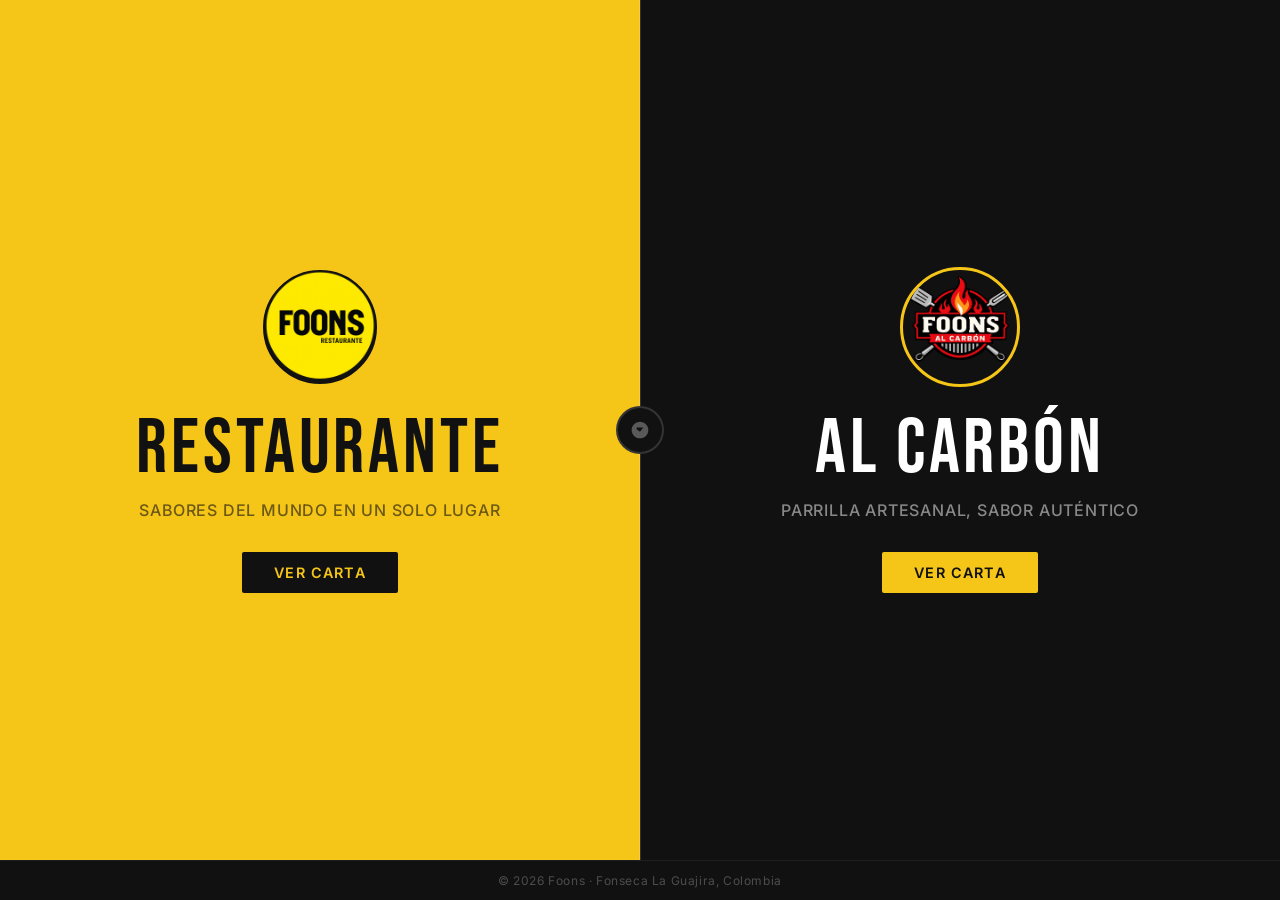
<file: index.html>
<!DOCTYPE html>
<html lang="es">

<head>
    <meta charset="UTF-8" />
    <meta name="viewport" content="width=device-width, initial-scale=1.0" />
    <title>Foons — Elige tu experiencia</title>
    <link rel="stylesheet" href="index.css" />
    <link href="https://fonts.googleapis.com/css2?family=Bebas+Neue&family=Inter:wght@400;500;600&display=swap"
        rel="stylesheet" />
</head>

<body>

    <main class="selector">

        <!-- LADO FOONS RESTAURANTE -->
        <a class="concepto concepto--restaurante" href="foons_restaurante/foons_restaurante.html">
            <div class="concepto__fondo"></div>
            <div class="concepto__contenido">
                <div class="concepto__logotipo-marcador">
                    <img src="img/foons_restaurante_logo.png" alt="Foons Restaurante" />
                </div>
                <p class="concepto__subtitulo">Restaurante</p>
                <p class="concepto__descripcion">Sabores del mundo en un solo lugar</p>
                <div class="concepto__boton">Ver carta</div>
            </div>
            <div class="concepto__capa-hover"></div>
        </a>

        <!-- DIVISOR CENTRAL -->
        <div class="divisor">
            <div class="divisor__linea"></div>
            <div class="divisor__icono">
                <svg viewBox="0 0 24 24" fill="none" xmlns="http://www.w3.org/2000/svg">
                    <path d="M12 2C6.48 2 2 6.48 2 12s4.48 10 10 10 10-4.48 10-10S17.52 2 12 2zm-1 14H9V8l5 4-3 4z"
                        fill="currentColor" />
                </svg>
            </div>
            <div class="divisor__linea"></div>
        </div>

        <!-- LADO FOONS AL CARBÓN -->
        <a class="concepto concepto--carbon" href="foons_carbon/foons-carbon.html">
            <div class="concepto__fondo"></div>
            <div class="concepto__contenido">
                <div class="concepto__logotipo-marcador">
                    <img src="img/foons_al_carbon_logo.png" alt="Foons al Carbón" />
                </div>
                <p class="concepto__subtitulo">al Carbón</p>
                <p class="concepto__descripcion">Parrilla artesanal, sabor auténtico</p>
                <div class="concepto__boton">Ver carta</div>
            </div>
            <div class="concepto__capa-hover"></div>
        </a>

    </main>

    <!-- FOOTER MÍNIMO -->
    <footer class="pie-pagina">
        <p>© 2026 Foons · Fonseca La Guajira, Colombia</p>
    </footer>

    <script src="index.js"></script>
</body>

</html>
</file>
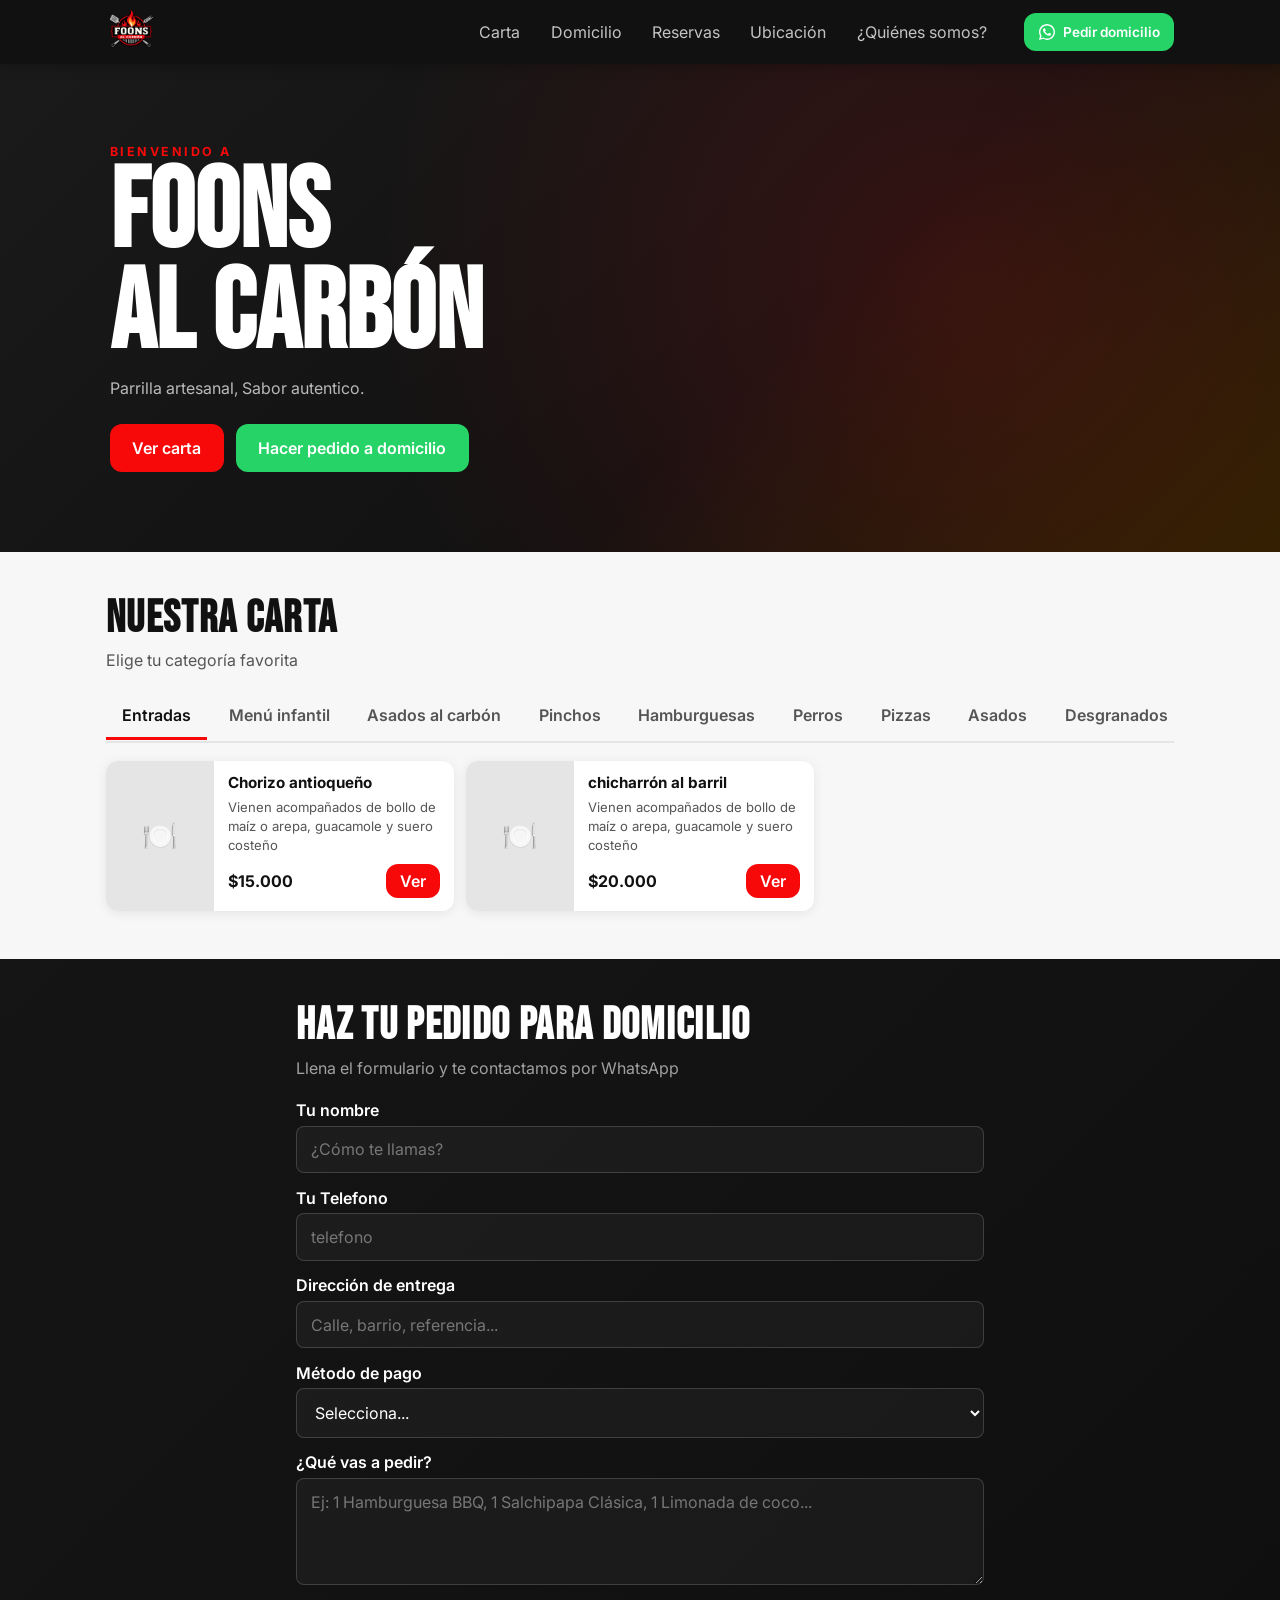
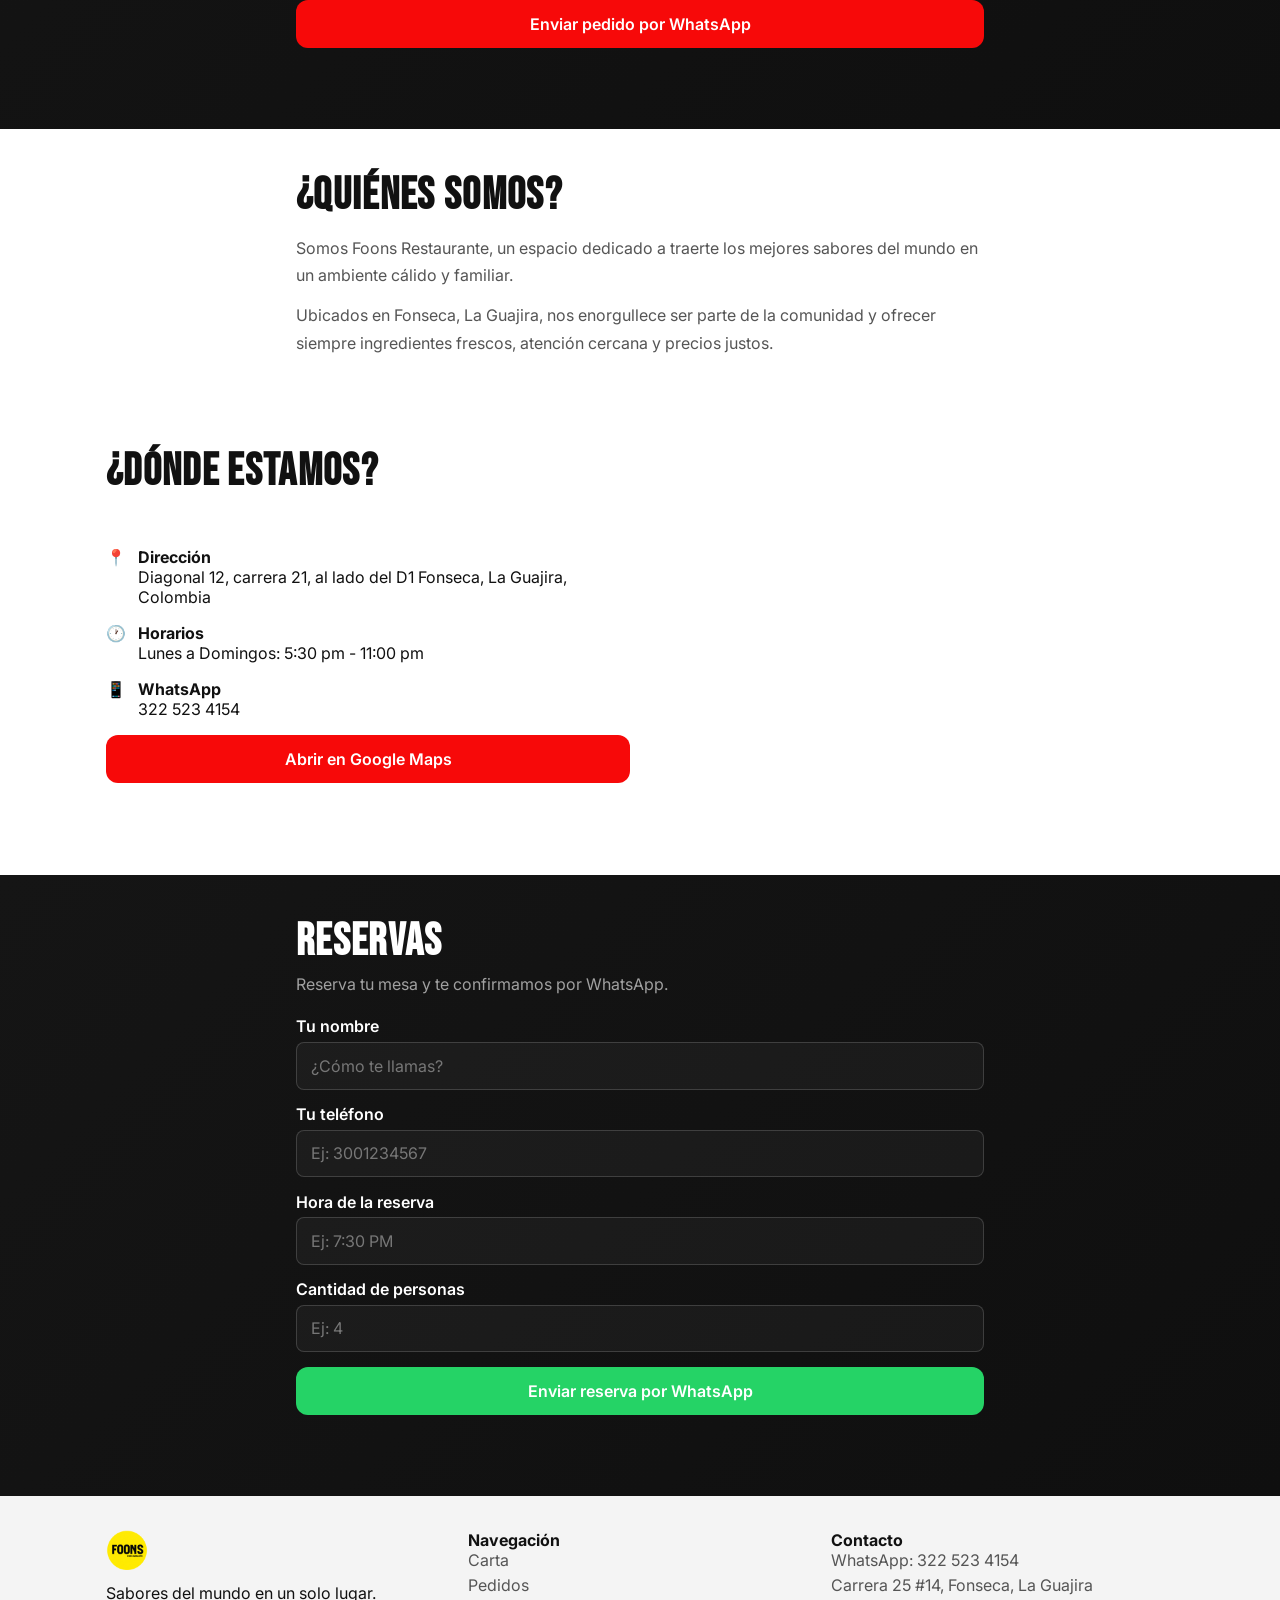
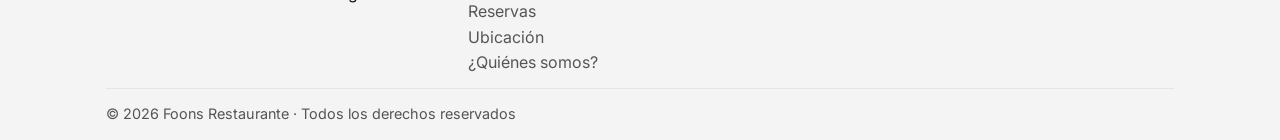
<file: foons_carbon/foons-carbon.html>
<!DOCTYPE html>
<html lang="es">

<head>
  <meta charset="UTF-8" />
  <meta name="viewport" content="width=device-width, initial-scale=1.0" />
  <title>Foons Al Carbon</title>
  <link rel="stylesheet" href="./foons-carbon.css" />
  <link href="https://fonts.googleapis.com/css2?family=Bebas+Neue&family=Inter:wght@400;500;600;700&display=swap"
    rel="stylesheet" />
</head>

<body>
  <header class="encabezado" id="inicio">
    <div class="barra">
      <a class="logotipo" href="#portada-inicio">
        <img src="../img/foons_al_carbon_logo.png" alt="Foons Al Carbon" />
      </a>

      <nav class="navegacion" id="navegacion">
        <ul class="lista">
          <li><a href="#carta">Carta</a></li>
          <li><a href="#pedidos">Domicilio</a></li>
          <li><a href="#reservas">Reservas</a></li>
          <li><a href="#ubicacion">Ubicación</a></li>
          <li><a href="#quienes">¿Quiénes somos?</a></li>


        </ul>
      </nav>

      <a class="boton boton--whatsapp" href="#pedidos">
        <svg viewBox="0 0 24 24" fill="currentColor" aria-hidden="true">
          <path
            d="M17.472 14.382c-.297-.149-1.758-.867-2.03-.967-.273-.099-.471-.148-.67.15-.197.297-.767.966-.94 1.164-.173.199-.347.223-.644.075-.297-.15-1.255-.463-2.39-1.475-.883-.788-1.48-1.761-1.653-2.059-.173-.297-.018-.458.13-.606.134-.133.298-.347.446-.52.149-.174.198-.298.298-.497.099-.198.05-.371-.025-.52-.075-.149-.669-1.612-.916-2.207-.242-.579-.487-.5-.669-.51-.173-.008-.371-.01-.57-.01-.198 0-.52.074-.792.372-.272.297-1.04 1.016-1.04 2.479 0 1.462 1.065 2.875 1.213 3.074.149.198 2.096 3.2 5.077 4.487.709.306 1.262.489 1.694.625.712.227 1.36.195 1.871.118.571-.085 1.758-.719 2.006-1.413.248-.694.248-1.289.173-1.413-.074-.124-.272-.198-.57-.347z" />
          <path
            d="M12 0C5.373 0 0 5.373 0 12c0 2.125.553 4.122 1.523 5.855L.057 23.885l6.195-1.624A11.946 11.946 0 0012 24c6.627 0 12-5.373 12-12S18.627 0 12 0zm0 21.894a9.89 9.89 0 01-5.031-1.375l-.361-.214-3.737.979 1.004-3.648-.235-.374A9.869 9.869 0 012.106 12C2.106 6.53 6.53 2.106 12 2.106S21.894 6.53 21.894 12 17.47 21.894 12 21.894z" />
        </svg>
        <span>Pedir domicilio</span>
      </a>

      <button class="boton-navegacion" id="boton-navegacion" aria-label="Abrir menú" aria-expanded="false"
        aria-controls="navegacion">
        <span></span><span></span><span></span>
      </button>
    </div>
  </header>

  <section class="portada" id="portada-inicio">
    <div class="portada-contenido">
      <p class="sobretitulo">Bienvenido a</p>
      <h1>Foons<br />Al Carbón</h1>
      <p class="portada-texto">Parrilla artesanal, Sabor autentico.</p>
      <div class="acciones">
        <a href="#carta" class="boton">Ver carta</a>
        <a href="#pedidos" class="boton boton--whatsapp">Hacer pedido a domicilio</a>
      </div>
    </div>
    <div class="portada-fondo"></div>
  </section>

  <section class="seccion seccion--gris" id="carta">
    <div class="contenedor">
      <h2>Nuestra Carta</h2>
      <p class="subtitulo">Elige tu categoría favorita</p>

      <div class="pestanas" role="tablist" aria-label="Categorías de menú">
        <button class="pestana activa" data-categoria="entradas" role="tab">Entradas</button>
        <button class="pestana" data-categoria="menu-infantil" role="tab">Menú infantil</button>
        <button class="pestana" data-categoria="asados-al-carbon" role="tab">Asados al carbón</button>
        <button class="pestana" data-categoria="pinchos" role="tab">Pinchos</button>
        <button class="pestana" data-categoria="hamburguesas" role="tab">Hamburguesas</button>


        <button class="pestana" data-categoria="perros" role="tab">Perros</button>
        <button class="pestana" data-categoria="pizzas" role="tab">Pizzas</button>
        <button class="pestana" data-categoria="asados" role="tab">Asados</button>
        <button class="pestana" data-categoria="desgranados" role="tab">Desgranados</button>
        <button class="pestana" data-categoria="Alitas" role="tab">Alitas</button>
        <button class="pestana" data-categoria="crepes" role="tab">Crepes</button>
        <button class="pestana" data-categoria="mexicana" role="tab">mexicana</button>
        <button class="pestana" data-categoria="bebidas" role="tab">Bebidas</button>
      </div>

      <div class="productos">
        <div class="grupo activo" data-grupo="entradas">

          <article class="producto" data-nombre="Chorizo antioqueño"
            data-descripcion="Vienen acompañados de bollo de maíz o arepa, guacamole y suero costeño"
            data-precio="$15.000" data-imagen="">
            <div class="producto-imagen sin-imagen"></div>
            <div class="producto-info">
              <h3>Chorizo antioqueño</h3>
              <p>Vienen acompañados de bollo de maíz o arepa, guacamole y suero costeño</p>
              <div class="producto-footer">
                <span>$15.000</span>
                <button class="boton boton--pequeno boton-ver" type="button">Ver</button>
              </div>
            </div>
          </article>

          <article class="producto" data-nombre="chicharrón al barril"
            data-descripcion="Vienen acompañados de bollo de maíz o arepa, guacamole y suero costeño"
            data-precio="$20.000" data-imagen="">
            <div class="producto-imagen sin-imagen"></div>
            <div class="producto-info">
              <h3>chicharrón al barril</h3>
              <p>Vienen acompañados de bollo de maíz o arepa, guacamole y suero costeño</p>
              <div class="producto-footer">
                <span>$20.000</span>
                <button class="boton boton--pequeno boton-ver" type="button">Ver</button>
              </div>
            </div>
          </article>
        </div>

        <div class="grupo" data-grupo="menu-infantil">
          <article class="producto" data-nombre="Papas con salchicha"
            data-descripcion="Salchicha, papas francesas y queso costeño" data-precio="$15.000" data-imagen="">
            <div class="producto-imagen sin-imagen"></div>
            <div class="producto-info">
              <h3>Papas con salchicha</h3>
              <p>Salchicha, papas francesas y queso costeño.</p>
              <div class="producto-footer">
                <span>$15.000</span>
                <button class="boton boton--pequeno boton-ver" type="button">Ver</button>
              </div>
            </div>
          </article>

          <article class="producto" data-nombre="Pechuguita infantil"
            data-descripcion="Acompañada con papas francesas y salsa de tomate" data-precio="$15.000" data-imagen="">
            <div class="producto-imagen sin-imagen"></div>
            <div class="producto-info">
              <h3>Pechuguita infantil</h3>
              <p>Acompañada con papas francesas y salsa de tomate</p>
              <div class="producto-footer">
                <span>$15.000</span>
                <button class="boton boton--pequeno boton-ver" type="button">Ver</button>
              </div>
            </div>
          </article>

          <article class="producto" data-nombre="Mini pincho"
            data-descripcion="Mini pincho de pollo, papas francesas y queso costeño" data-precio="$15.000"
            data-imagen="">
            <div class="producto-imagen sin-imagen"></div>
            <div class="producto-info">
              <h3>Mini pincho</h3>
              <p>Mini pincho de pollo, papas francesas y queso costeño</p>
              <div class="producto-footer">
                <span>$15.000</span>
                <button class="boton boton--pequeno boton-ver" type="button">Ver</button>
              </div>
            </div>
          </article>

          <article class="producto" data-nombre="Picadita Kids"
            data-descripcion="Trocitos de pechugas de pollo, salchicha, papa francesa, queso costeño y salsa de tomate"
            data-precio="$18.000" data-imagen="">
            <div class="producto-imagen sin-imagen"></div>
            <div class="producto-info">
              <h3>Picadita Kids</h3>
              <p>Trocitos de pechugas de pollo, salchicha, papa francesa, queso costeño y salsa de tomate</p>
              <div class="producto-footer">
                <span>$18.000</span>
                <button class="boton boton--pequeno boton-ver" type="button">Ver</button>
              </div>
            </div>
          </article>
        </div>

        <div class="grupo" data-grupo="asados-al-carbon">
          <article class="producto" data-nombre="Lomo de Cerdo"
            data-descripcion="acompañado con papa francesa, bollo de maíz o arepa picada y pico de gallo."
            data-precio="$25.000" data-imagen="">
            <div class="producto-imagen sin-imagen"></div>
            <div class="producto-info">
              <h3>Lomo de Cerdo</h3>
              <p>acompañado con papa francesa, bollo de maíz o arepa picada y pico de gallo.</p>
              <div class="producto-footer">
                <span>$25.000</span>
                <button class="boton boton--pequeno boton-ver" type="button">Ver</button>
              </div>
            </div>
          </article>

          <article class="producto" data-nombre="Pechuga de pollo"
            data-descripcion="acompañado con papa francesa, bollo de maíz o arepa picada y pico de gallo."
            data-precio="$25.000" data-imagen="">
            <div class="producto-imagen sin-imagen"></div>
            <div class="producto-info">
              <h3>Pechuga de pollo</h3>
              <p>acompañado con papa francesa, bollo de maíz o arepa picada y pico de gallo.</p>
              <div class="producto-footer">
                <span>$25.000</span>
                <button class="boton boton--pequeno boton-ver" type="button">Ver</button>
              </div>
            </div>
          </article>

          <article class="producto" data-nombre="Churrasco"
            data-descripcion="acompañado con papa francesa, bollo de maíz o arepa picada y pico de gallo."
            data-precio="$33.000" data-imagen="">
            <div class="producto-imagen sin-imagen"></div>
            <div class="producto-info">
              <h3>Churrasco</h3>
              <p>acompañado con papa francesa, bollo de maíz o arepa picada y pico de gallo.</p>
              <div class="producto-footer">
                <span>$33.000</span>
                <button class="boton boton--pequeno boton-ver" type="button">Ver</button>
              </div>
            </div>
          </article>

          <article class="producto" data-nombre="Asado mixto"
            data-descripcion="acompañado con papa francesa, bollo de maíz o arepa picada y pico de gallo."
            data-precio="$35.000" data-imagen="">
            <div class="producto-imagen sin-imagen"></div>
            <div class="producto-info">
              <h3>Asado mixto</h3>
              <p>acompañado con papa francesa, bollo de maíz o arepa picada y pico de gallo.</p>
              <div class="producto-footer">
                <span>$35.000</span>
                <button class="boton boton--pequeno boton-ver" type="button">Ver</button>
              </div>
            </div>
          </article>

          <article class="producto" data-nombre="chicharrón al barril"
            data-descripcion="acompañado con papa francesa, bollo de maíz o arepa picada y pico de gallo."
            data-precio="$35.000" data-imagen="">
            <div class="producto-imagen sin-imagen"></div>
            <div class="producto-info">
              <h3>chicharrón al barril</h3>
              <p>acompañado con papa francesa, bollo de maíz o arepa picada y pico de gallo.</p>
              <div class="producto-footer">
                <span>$35.000</span>
                <button class="boton boton--pequeno boton-ver" type="button">Ver</button>
              </div>
            </div>
          </article>

          <article class="producto" data-nombre="Lomo fino"
            data-descripcion="acompañado con papa francesa, bollo de maíz o arepa picada y pico de gallo."
            data-precio="$36.000" data-imagen="">
            <div class="producto-imagen sin-imagen"></div>
            <div class="producto-info">
              <h3>Lomo fino</h3>
              <p>acompañado con papa francesa, bollo de maíz o arepa picada y pico de gallo.</p>
              <div class="producto-footer">
                <span>$36.000</span>
                <button class="boton boton--pequeno boton-ver" type="button">Ver</button>
              </div>
            </div>
          </article>


          <article class="producto" data-nombre="Punta gorda"
            data-descripcion="acompañado con papa francesa, bollo de maíz o arepa picada y pico de gallo."
            data-precio="$36.000" data-imagen="">
            <div class="producto-imagen sin-imagen"></div>
            <div class="producto-info">
              <h3>Punta gorda</h3>
              <p>acompañado con papa francesa, bollo de maíz o arepa picada y pico de gallo.</p>
              <div class="producto-footer">
                <span>$36.000</span>
                <button class="boton boton--pequeno boton-ver" type="button">Ver</button>
              </div>
            </div>
          </article>

          <article class="producto" data-nombre="Costillas BBQ"
            data-descripcion="Costillas de cerdo deshuesadas bañadas en una salsa BBQ de maracuyá" data-precio="$36.000"
            data-imagen="">
            <div class="producto-imagen sin-imagen"></div>
            <div class="producto-info">
              <h3>Costillas BBQ</h3>
              <p>Costillas de cerdo deshuesadas bañadas en una salsa BBQ de maracuyá</p>
              <div class="producto-footer">
                <span>$36.000</span>
                <button class="boton boton--pequeno boton-ver" type="button">Ver</button>
              </div>
            </div>
          </article>

          <article class="producto" data-nombre="New York 300 a 350  GR"
            data-descripcion="acompañado con papa francesa, bollo de maíz o arepa picada y pico de gallo."
            data-precio="$48.000" data-imagen="">
            <div class="producto-imagen sin-imagen"></div>
            <div class="producto-info">
              <h3>New York 300 a 350 GR</h3>
              <p>acompañado con papa francesa, bollo de maíz o arepa picada y pico de gallo.
              </p>
              <div class="producto-footer">
                <span>$48.000</span>
                <button class="boton boton--pequeno boton-ver" type="button">Ver</button>
              </div>
            </div>
          </article>


          <article class="producto" data-nombre="Parrillada FOONS (3 A 4 personas)"
            data-descripcion="Carne, pollo, cerdo, chorizo antioqueño chicharrón al barril, bollo de maíz, papa francesa y arepa asada, guacamole, salsa de ajo y chimichurri"
            data-precio="$75.000" data-imagen="">
            <div class="producto-imagen sin-imagen"></div>
            <div class="producto-info">
              <h3>Parrillada FOONS (3 A 4 personas)</h3>
              <p>Carne, pollo, cerdo, chorizo antioqueño chicharrón al barril, bollo de maíz, papa francesa y arepa
                asada, guacamole, salsa de ajo y chimichurri</p>
              <div class="producto-footer">
                <span>$75.000</span>
                <button class="boton boton--pequeno boton-ver" type="button">Ver</button>
              </div>
            </div>
          </article>
        </div>

        <div class="grupo" data-grupo="pinchos">

          <article class="producto" data-nombre="Pincho de pollo"
            data-descripcion="acompañado de arepa picada, bollo de maíz o papa francesa con queso costeño rallado y pico de gallo."
            data-precio="$22.000" data-imagen="">
            <div class="producto-imagen sin-imagen"></div>
            <div class="producto-info">
              <h3>Pincho de pollo</h3>
              <p>acompañado de arepa picada, bollo de maíz o papa francesa con queso costeño rallado y pico de gallo.
              </p>
              <div class="producto-footer">
                <span>$22.000</span>
                <button class="boton boton--pequeno boton-ver" type="button">Ver</button>
              </div>
            </div>
          </article>

          <article class="producto" data-nombre="Pincho Mixto"
            data-descripcion="Carne y pollo, acompañado de arepa picada, bollo de maíz o papa francesa con queso costeño rallado y pico de gallo."
            data-precio="$24.000" data-imagen="">
            <div class="producto-imagen sin-imagen"></div>
            <div class="producto-info">
              <h3>Pincho Mixto</h3>
              <p>Carne y pollo, acompañado de arepa picada, bollo de maíz o papa francesa con queso costeño rallado y
                pico de gallo.</p>
              <div class="producto-footer">
                <span>$24.000</span>
                <button class="boton boton--pequeno boton-ver" type="button">Ver</button>
              </div>
            </div>
          </article>

          <article class="producto" data-nombre="Pinchos trifásico"
            data-descripcion="Carne, pollo, chorizo y butifarra, acompañado de arepa picada, bollo de maíz o papa francesa con queso costeño rallado y pico de gallo."
            data-precio="$25.000" data-imagen="">
            <div class="producto-imagen sin-imagen"></div>
            <div class="producto-info">
              <h3>Pinchos trifásico</h3>
              <p>Carne, pollo, chorizo y butifarra, acompañado de arepa picada, bollo de maíz o papa francesa con queso
                costeño rallado y pico de gallo.</p>
              <div class="producto-footer">
                <span>$25.000</span>
                <button class="boton boton--pequeno boton-ver" type="button">Ver</button>
              </div>
            </div>
          </article>
        </div>

        <div class="grupo" data-grupo="hamburguesas">
          <article class="producto" data-nombre="Clásic BBQ"
            data-descripcion="Carne premium, queso cheddar, tocineta, vegetales frescos y salsa BBQ de maracuyá."
            data-precio="$20.000" data-imagen="">
            <div class="producto-imagen sin-imagen"></div>
            <div class="producto-info">
              <h3>Clásic BBQ</h3>
              <p>Carne premium, queso cheddar, tocineta, vegetales frescos y salsa BBQ de maracuyá.</p>
              <div class="producto-footer">
                <span>$20.000</span>
                <button class="boton boton--pequeno boton-ver" type="button">Ver</button>
              </div>
            </div>
          </article>

          <article class="producto" data-nombre="Parrillera"
            data-descripcion="Carne premium, queso cheddar, queso asada a la parrilla, mermelada de tocineta, cebolla crispy y vegetales frescos."
            data-precio="$24.000" data-imagen="">
            <div class="producto-imagen sin-imagen"></div>
            <div class="producto-info">
              <h3>Parrillera</h3>
              <p>Carne premium, queso cheddar, queso asada a la parrilla, mermelada de tocineta, cebolla crispy y vegetales frescos.</p>
              <div class="producto-footer">
                <span>$24.000</span>
                <button class="boton boton--pequeno boton-ver" type="button">Ver</button>
              </div>
            </div>
          </article>

          <article class="producto" data-nombre="La gaucha"
            data-descripcion="Carne premium, queso cheddar, mayonesa de ajo, chorizo antioqueño, chimichurri de la casa y vegetales frescos."
            data-precio="$24.000" data-imagen="">
            <div class="producto-imagen sin-imagen"></div>
            <div class="producto-info">
              <h3>La gaucha</h3>
              <p>Carne premium, queso cheddar, mayonesa de ajo, chorizo antioqueño, chimichurri de la casa y vegetales frescos.</p>
              <div class="producto-footer">
                <span>$24.000</span>
                <button class="boton boton--pequeno boton-ver" type="button">Ver</button>
              </div>
            </div>
          </article>

          <article class="producto" data-nombre="La doble nekar"
            data-descripcion="Doble carne premium, doble queso cheddar, tocineta crispy, queso crema de chile dulce y vegetales frescos."
            data-precio="$27.000" data-imagen="">
            <div class="producto-imagen sin-imagen"></div>
            <div class="producto-info">
              <h3>La doble nekar</h3>
              <p>Doble carne premium, doble queso cheddar, tocineta crispy, queso crema de chile dulce y vegetales frescos.</p>
              <div class="producto-footer">
                <span>$27.000</span>
                <button class="boton boton--pequeno boton-ver" type="button">Ver</button>
              </div>
            </div>
          </article>

          <article class="producto" data-nombre="Caribbean blue"
            data-descripcion="Carne premium, queso cheddar, tocineta, salsa de champiñones y queso azul."
            data-precio="$27.000" data-imagen="">
            <div class="producto-imagen sin-imagen"></div>
            <div class="producto-info">
              <h3>Caribbean blue</h3>
              <p>Carne premium, queso cheddar, tocineta, salsa de champiñones y queso azul.</p>
              <div class="producto-footer">
                <span>$27.000</span>
                <button class="boton boton--pequeno boton-ver" type="button">Ver</button>
              </div>
            </div>
          </article>
        </div>

        <div class="grupo" data-grupo="pizzas">
          <article class="producto" data-nombre="Jamon y queso"
            data-descripcion="Pizza clasica. Tamano personal, mediana o grande."
            data-precio="Personal $15.000 Mediana $27.000 Grande $43.000" data-imagen="">
            <div class="producto-imagen sin-imagen"></div>
            <div class="producto-info">
              <h3>Jamon y queso</h3>
              <p>Pizza clasica. Tamano personal, mediana o grande.</p>
              <div class="producto-footer">
                <span>Personal $15.000 Mediana $27.000 Grande $43.000</span>
                <button class="boton boton--pequeno boton-ver" type="button">Ver</button>
              </div>
            </div>
          </article>

          <article class="producto" data-nombre="Bocadillo"
            data-descripcion="Pizza de bocadillo. Tamano personal, mediana o grande."
            data-precio="Personal $15.000 Mediana $27.000 Grande $43.000" data-imagen="">
            <div class="producto-imagen sin-imagen"></div>
            <div class="producto-info">
              <h3>Bocadillo</h3>
              <p>Pizza de bocadillo. Tamano personal, mediana o grande.</p>
              <div class="producto-footer">
                <span>Personal $15.000 Mediana $27.000 Grande $43.000</span>
                <button class="boton boton--pequeno boton-ver" type="button">Ver</button>
              </div>
            </div>
          </article>

          <article class="producto" data-nombre="Hawaiana"
            data-descripcion="Pizza hawaiana. Tamano personal, mediana o grande."
            data-precio="Personal $16.000 Mediana $30.000 Grande $46.000" data-imagen="">
            <div class="producto-imagen sin-imagen"></div>
            <div class="producto-info">
              <h3>Hawaiana</h3>
              <p>Pizza hawaiana. Tamano personal, mediana o grande.</p>
              <div class="producto-footer">
                <span>Personal $16.000 Mediana $30.000 Grande $46.000</span>
                <button class="boton boton--pequeno boton-ver" type="button">Ver</button>
              </div>
            </div>
          </article>

          <article class="producto" data-nombre="Salami"
            data-descripcion="Pizza de salami. Tamano personal, mediana o grande."
            data-precio="Personal $15.000 Mediana $27.000 Grande $43.000" data-imagen="">
            <div class="producto-imagen sin-imagen"></div>
            <div class="producto-info">
              <h3>Salami</h3>
              <p>Pizza de salami. Tamano personal, mediana o grande.</p>
              <div class="producto-footer">
                <span>Personal $15.000 Mediana $27.000 Grande $43.000</span>
                <button class="boton boton--pequeno boton-ver" type="button">Ver</button>
              </div>
            </div>
          </article>

          <article class="producto" data-nombre="Pepperoni"
            data-descripcion="Pizza de pepperoni. Tamano personal, mediana o grande."
            data-precio="Personal $16.000 Mediana $30.000 Grande $46.000" data-imagen="">
            <div class="producto-imagen sin-imagen"></div>
            <div class="producto-info">
              <h3>Pepperoni</h3>
              <p>Pizza de pepperoni. Tamano personal, mediana o grande.</p>
              <div class="producto-footer">
                <span>Personal $16.000 Mediana $30.000 Grande $46.000</span>
                <button class="boton boton--pequeno boton-ver" type="button">Ver</button>
              </div>
            </div>
          </article>

          <article class="producto" data-nombre="Vegetariana"
            data-descripcion="Tomate, cebolla, pimenton verde, champinon y maíz. Tamano personal, mediana o grande."
            data-precio="Personal $15.000 Mediana $27.000 Grande $43.000" data-imagen="">
            <div class="producto-imagen sin-imagen"></div>
            <div class="producto-info">
              <h3>Vegetariana</h3>
              <p>Tomate, cebolla, pimenton verde, champinon y maíz. Tamano personal, mediana o grande.</p>
              <div class="producto-footer">
                <span>Personal $15.000 Mediana $27.000 Grande $43.000</span>
                <button class="boton boton--pequeno boton-ver" type="button">Ver</button>
              </div>
            </div>
          </article>

          <article class="producto" data-nombre="Pollo-maíz"
            data-descripcion="Pizza de pollo y maíz. Tamano personal, mediana o grande."
            data-precio="Personal $18.000 Mediana $36.000 Grande $53.000" data-imagen="">
            <div class="producto-imagen sin-imagen"></div>
            <div class="producto-info">
              <h3>Pollo-maíz</h3>
              <p>Pizza de pollo y maíz. Tamano personal, mediana o grande.</p>
              <div class="producto-footer">
                <span>Personal $18.000 Mediana $36.000 Grande $53.000</span>
                <button class="boton boton--pequeno boton-ver" type="button">Ver</button>
              </div>
            </div>
          </article>

          <article class="producto" data-nombre="Pollo-champinon"
            data-descripcion="Pizza de pollo y champinon. Tamano personal, mediana o grande."
            data-precio="Personal $18.000 Mediana $36.000 Grande $53.000" data-imagen="">
            <div class="producto-imagen sin-imagen"></div>
            <div class="producto-info">
              <h3>Pollo-champinon</h3>
              <p>Pizza de pollo y champinon. Tamano personal, mediana o grande.</p>
              <div class="producto-footer">
                <span>Personal $18.000 Mediana $36.000 Grande $53.000</span>
                <button class="boton boton--pequeno boton-ver" type="button">Ver</button>
              </div>
            </div>
          </article>

          <article class="producto" data-nombre="Pollo-jamon"
            data-descripcion="Pizza de pollo y jamon. Tamano personal, mediana o grande."
            data-precio="Personal $18.000 Mediana $36.000 Grande $53.000" data-imagen="">
            <div class="producto-imagen sin-imagen"></div>
            <div class="producto-info">
              <h3>Pollo-jamon</h3>
              <p>Pizza de pollo y jamon. Tamano personal, mediana o grande.</p>
              <div class="producto-footer">
                <span>Personal $18.000 Mediana $36.000 Grande $53.000</span>
                <button class="boton boton--pequeno boton-ver" type="button">Ver</button>
              </div>
            </div>
          </article>

          <article class="producto" data-nombre="Pollo-carbonara"
            data-descripcion="Pizza estilo carbonara de pollo. Tamano personal, mediana o grande."
            data-precio="Personal $18.000 Mediana $40.000 Grande $60.000" data-imagen="">
            <div class="producto-imagen sin-imagen"></div>
            <div class="producto-info">
              <h3>Pollo-carbonara</h3>
              <p>Pizza estilo carbonara de pollo. Tamano personal, mediana o grande.</p>
              <div class="producto-footer">
                <span>Personal $18.000 Mediana $40.000 Grande $60.000</span>
                <button class="boton boton--pequeno boton-ver" type="button">Ver</button>
              </div>
            </div>
          </article>

          <article class="producto" data-nombre="4-estaciones"
            data-descripcion="Pollo, chorizo, butifarra y jamon. Tamano personal, mediana o grande."
            data-precio="Personal $20.000 Mediana $40.000 Grande $60.000" data-imagen="">
            <div class="producto-imagen sin-imagen"></div>
            <div class="producto-info">
              <h3>4-estaciones</h3>
              <p>Pollo, chorizo, butifarra y jamon. Tamano personal, mediana o grande.</p>
              <div class="producto-footer">
                <span>Personal $20.000 Mediana $40.000 Grande $60.000</span>
                <button class="boton boton--pequeno boton-ver" type="button">Ver</button>
              </div>
            </div>
          </article>

          <article class="producto" data-nombre="Carnivora"
            data-descripcion="Jamon, salami, pepperoni y tocineta. Tamano personal, mediana o grande."
            data-precio="Personal $20.000 Mediana $40.000 Grande $60.000" data-imagen="">
            <div class="producto-imagen sin-imagen"></div>
            <div class="producto-info">
              <h3>Carnivora</h3>
              <p>Jamon, salami, pepperoni y tocineta. Tamano personal, mediana o grande.</p>
              <div class="producto-footer">
                <span>Personal $20.000 Mediana $40.000 Grande $60.000</span>
                <button class="boton boton--pequeno boton-ver" type="button">Ver</button>
              </div>
            </div>
          </article>

          <article class="producto" data-nombre="Mexicana"
            data-descripcion="Carne molida bolanesa, pimenton, cebolla, maíz tierno, nachos triturados y cilantro finamente picado. Tamano personal, mediana o grande."
            data-precio="Personal $20.000 Mediana $40.000 Grande $60.000" data-imagen="">
            <div class="producto-imagen sin-imagen"></div>
            <div class="producto-info">
              <h3>Mexicana</h3>
              <p>Carne molida bolanesa, pimenton, cebolla, maíz tierno, nachos triturados y cilantro finamente picado.
                Tamano personal, mediana o grande.</p>
              <div class="producto-footer">
                <span>Personal $20.000 Mediana $40.000 Grande $60.000</span>
                <button class="boton boton--pequeno boton-ver" type="button">Ver</button>
              </div>
            </div>
          </article>

          <article class="producto" data-nombre="Siciliana"
            data-descripcion="Pollo, tomate cherry, cebolla caramelizada, champinon, albahaca y queso parmesano. Tamano personal, mediana o grande."
            data-precio="Personal $20.000 Mediana $40.000 Grande $60.000" data-imagen="">
            <div class="producto-imagen sin-imagen"></div>
            <div class="producto-info">
              <h3>Siciliana</h3>
              <p>Pollo, tomate cherry, cebolla caramelizada, champinon, albahaca y queso parmesano. Tamano personal,
                mediana o grande.</p>
              <div class="producto-footer">
                <span>Personal $20.000 Mediana $40.000 Grande $60.000</span>
                <button class="boton boton--pequeno boton-ver" type="button">Ver</button>
              </div>
            </div>
          </article>

          <article class="producto" data-nombre="Pork"
            data-descripcion="Costilla de cerdo desmachada en salsa BBQ de cerveza y cilantro finamente picado. Tamano personal, mediana o grande."
            data-precio="Personal $20.000 Mediana $40.000 Grande $60.000" data-imagen="">
            <div class="producto-imagen sin-imagen"></div>
            <div class="producto-info">
              <h3>Pork</h3>
              <p>Costilla de cerdo desmachada en salsa BBQ de cerveza y cilantro finamente picado. Tamano personal,
                mediana o grande.</p>
              <div class="producto-footer">
                <span>Personal $20.000 Mediana $40.000 Grande $60.000</span>
                <button class="boton boton--pequeno boton-ver" type="button">Ver</button>
              </div>
            </div>
          </article>

          <article class="producto" data-nombre="Especial"
            data-descripcion="Jamon, pollo desmechado, chorizo, ranchera, maíz tierno, papa ripio y salsa tartara. Tamano personal, mediana o grande."
            data-precio="Personal $20.000 Mediana $40.000 Grande $60.000" data-imagen="">
            <div class="producto-imagen sin-imagen"></div>
            <div class="producto-info">
              <h3>Especial</h3>
              <p>Jamon, pollo desmechado, chorizo, ranchera, maíz tierno, papa ripio y salsa tartara. Tamano personal,
                mediana o grande.</p>
              <div class="producto-footer">
                <span>Personal $20.000 Mediana $40.000 Grande $60.000</span>
                <button class="boton boton--pequeno boton-ver" type="button">Ver</button>
              </div>
            </div>
          </article>

          <article class="producto" data-nombre="Politana"
            data-descripcion="Jamon, salami, pimenton y cebolla. Tamano personal, mediana o grande."
            data-precio="Personal $20.000 Mediana $40.000 Grande $60.000" data-imagen="">
            <div class="producto-imagen sin-imagen"></div>
            <div class="producto-info">
              <h3>Politana</h3>
              <p>Jamon, salami, pimenton y cebolla. Tamano personal, mediana o grande.</p>
              <div class="producto-footer">
                <span>Personal $20.000 Mediana $40.000 Grande $60.000</span>
                <button class="boton boton--pequeno boton-ver" type="button">Ver</button>
              </div>
            </div>
          </article>

          <article class="producto" data-nombre="Adicional: borde de queso"
            data-descripcion="(Personal) $7.000, (Mediana) $10.000, (Grande) $16.000." data-precio="Desde $7.000"
            data-imagen="">
            <div class="producto-imagen sin-imagen"></div>
            <div class="producto-info">
              <h3>Adicional: borde de queso</h3>
              <p>(Personal) $7.000, (Mediana) $10.000, (Grande) $16.000.</p>
              <div class="producto-footer">
                <span>Desde $7.000</span>
                <button class="boton boton--pequeno boton-ver" type="button">Ver</button>
              </div>
            </div>
          </article>

          <article class="producto" data-nombre="Adicional: borde de queso con bocadillo"
            data-descripcion="$6.000 / $8.000 / $12.000 segun tamano." data-precio="Desde $6.000" data-imagen="">
            <div class="producto-imagen sin-imagen"></div>
            <div class="producto-info">
              <h3>Adicional: borde de queso con bocadillo</h3>
              <p>$6.000 / $8.000 / $12.000 segun tamano.</p>
              <div class="producto-footer">
                <span>Desde $6.000</span>
                <button class="boton boton--pequeno boton-ver" type="button">Ver</button>
              </div>
            </div>
          </article>

          <article class="producto" data-nombre="Adicional: pina" data-descripcion="$4.000 / $8.000 segun tamano."
            data-precio="Desde $4.000" data-imagen="">
            <div class="producto-imagen sin-imagen"></div>
            <div class="producto-info">
              <h3>Adicional: pina</h3>
              <p>$4.000 / $8.000 segun tamano.</p>
              <div class="producto-footer">
                <span>Desde $4.000</span>
                <button class="boton boton--pequeno boton-ver" type="button">Ver</button>
              </div>
            </div>
          </article>

          <article class="producto" data-nombre="Adicional: tocineta" data-descripcion="$4.000 / $8.000 segun tamano."
            data-precio="Desde $4.000" data-imagen="">
            <div class="producto-imagen sin-imagen"></div>
            <div class="producto-info">
              <h3>Adicional: tocineta</h3>
              <p>$4.000 / $8.000 segun tamano.</p>
              <div class="producto-footer">
                <span>Desde $4.000</span>
                <button class="boton boton--pequeno boton-ver" type="button">Ver</button>
              </div>
            </div>
          </article>

          <article class="producto" data-nombre="Adicional: maíz" data-descripcion="$3.000 / $6.000 segun tamano."
            data-precio="Desde $3.000" data-imagen="">
            <div class="producto-imagen sin-imagen"></div>
            <div class="producto-info">
              <h3>Adicional: maíz</h3>
              <p>$3.000 / $6.000 segun tamano.</p>
              <div class="producto-footer">
                <span>Desde $3.000</span>
                <button class="boton boton--pequeno boton-ver" type="button">Ver</button>
              </div>
            </div>
          </article>
        </div>

        <div class="grupo" data-grupo="asados">
          <article class="producto" data-nombre="Cambio de acompañamiento"
            data-descripcion="Opciones disponibles: papa casco, papa al vapor, bollo de maíz." data-precio="Incluido"
            data-imagen="">
            <div class="producto-imagen sin-imagen"></div>
            <div class="producto-info">
              <h3>Cambio de acompañamiento</h3>
              <p>Opciones disponibles: papa casco, papa al vapor, bollo de maíz.</p>
              <div class="producto-footer">
                <span>Incluido</span>
                <button class="boton boton--pequeno boton-ver" type="button">Ver</button>
              </div>
            </div>
          </article>

          <article class="producto" data-nombre="Parrilada mixta"
            data-descripcion="chicharrón, chorizo de ternera, salteado de lomo fino, lomo de cerdo y pechuga acompañado de papas casco, bollo de maíz con queso, guacamole, picante suave y salsas de la casa."
            data-precio="$48.000" data-imagen="">
            <div class="producto-imagen sin-imagen"></div>
            <div class="producto-info">
              <h3>Parrilada mixta</h3>
              <p>chicharrón, chorizo de ternera, salteado de lomo fino, lomo de cerdo y pechuga acompañado de papas
                casco, bollo de maíz con queso, guacamole, picante suave y salsas de la casa.</p>
              <div class="producto-footer">
                <span>$48.000</span>
                <button class="boton boton--pequeno boton-ver" type="button">Ver</button>
              </div>
            </div>
          </article>

          <article class="producto" data-nombre="Costillas BBQ"
            data-descripcion="400 gr de costillas de cerdo premium horneada y banada en salsa BBQ, acompanada con papas a la francesa y pico de gallo."
            data-precio="$32.000" data-imagen="">
            <div class="producto-imagen sin-imagen"></div>
            <div class="producto-info">
              <h3>Costillas BBQ</h3>
              <p>400 gr de costillas de cerdo premium horneada y banada en salsa BBQ, acompanada con papas a la francesa
                y pico de gallo.</p>
              <div class="producto-footer">
                <span>$32.000</span>
                <button class="boton boton--pequeno boton-ver" type="button">Ver</button>
              </div>
            </div>
          </article>

          <article class="producto" data-nombre="Asado mixto"
            data-descripcion="400 gramos entre filete de pechuga, lomo fino y chorizo de ternera todos asados a la plancha y acompañado de papas a la francesa y ensalada."
            data-precio="$32.000" data-imagen="">
            <div class="producto-imagen sin-imagen"></div>
            <div class="producto-info">
              <h3>Asado mixto</h3>
              <p>400 gramos entre filete de pechuga, lomo fino y chorizo de ternera todos asados a la plancha y
                acompañado de papas a la francesa y ensalada.</p>
              <div class="producto-footer">
                <span>$32.000</span>
                <button class="boton boton--pequeno boton-ver" type="button">Ver</button>
              </div>
            </div>
          </article>

          <article class="producto" data-nombre="Lomo fino"
            data-descripcion="300 gr de lomo fino asado a la plancha, acompañado de papas a la francesa y pico de gallo."
            data-precio="$30.000" data-imagen="">
            <div class="producto-imagen sin-imagen"></div>
            <div class="producto-info">
              <h3>Lomo fino</h3>
              <p>300 gr de lomo fino asado a la plancha, acompañado de papas a la francesa y pico de gallo.</p>
              <div class="producto-footer">
                <span>$30.000</span>
                <button class="boton boton--pequeno boton-ver" type="button">Ver</button>
              </div>
            </div>
          </article>

          <article class="producto" data-nombre="Pechuga gratinada"
            data-descripcion="300 gr de filete de pechuga asado a la plancha y gratinada con queso mozarella y parmesano, acompañado de papas a la francesa y pico de gallo."
            data-precio="$27.000" data-imagen="">
            <div class="producto-imagen sin-imagen"></div>
            <div class="producto-info">
              <h3>Pechuga gratinada</h3>
              <p>300 gr de filete de pechuga asado a la plancha y gratinada con queso mozarella y parmesano, acompañado
                de papas a la francesa y pico de gallo.</p>
              <div class="producto-footer">
                <span>$27.000</span>
                <button class="boton boton--pequeno boton-ver" type="button">Ver</button>
              </div>
            </div>
          </article>

          <article class="producto" data-nombre="Brocheta foons"
            data-descripcion="Lomo fino, pechuga, tocineta, sobre una cama de platano maduro, guacamole, pico de gallo y suero."
            data-precio="$26.000" data-imagen="">
            <div class="producto-imagen sin-imagen"></div>
            <div class="producto-info">
              <h3>Brocheta foons</h3>
              <p>Lomo fino, pechuga, tocineta, sobre una cama de platano maduro, guacamole, pico de gallo y suero.</p>
              <div class="producto-footer">
                <span>$26.000</span>
                <button class="boton boton--pequeno boton-ver" type="button">Ver</button>
              </div>
            </div>
          </article>

          <article class="producto" data-nombre="Medallones de lomo en salsa agridulce"
            data-descripcion="300 gr de lomo de cerdo asado a la plancha y banados en salsa agridulce de la casa, acompañado de papas a la francesa y pico de gallo."
            data-precio="$25.000" data-imagen="">
            <div class="producto-imagen sin-imagen"></div>
            <div class="producto-info">
              <h3>Medallones de lomo en salsa agridulce</h3>
              <p>300 gr de lomo de cerdo asado a la plancha y banados en salsa agridulce de la casa, acompañado de papas
                a la francesa y pico de gallo.</p>
              <div class="producto-footer">
                <span>$25.000</span>
                <button class="boton boton--pequeno boton-ver" type="button">Ver</button>
              </div>
            </div>
          </article>

          <article class="producto" data-nombre="Brocheta mixta"
            data-descripcion="Lomo fino, pechuga, acompanada de papa casco y mazorca desgranada." data-precio="$24.000"
            data-imagen="">
            <div class="producto-imagen sin-imagen"></div>
            <div class="producto-info">
              <h3>Brocheta mixta</h3>
              <p>Lomo fino, pechuga, acompanada de papa casco y mazorca desgranada.</p>
              <div class="producto-footer">
                <span>$24.000</span>
                <button class="boton boton--pequeno boton-ver" type="button">Ver</button>
              </div>
            </div>
          </article>

          <article class="producto" data-nombre="Lomo de cerdo"
            data-descripcion="300 gr de lomo de cerdo asado a la plancha, acompañado de papas a la francesa y pico de gallo."
            data-precio="$23.000" data-imagen="">
            <div class="producto-imagen sin-imagen"></div>
            <div class="producto-info">
              <h3>Lomo de cerdo</h3>
              <p>300 gr de lomo de cerdo asado a la plancha, acompañado de papas a la francesa y pico de gallo.</p>
              <div class="producto-footer">
                <span>$23.000</span>
                <button class="boton boton--pequeno boton-ver" type="button">Ver</button>
              </div>
            </div>
          </article>

          <article class="producto" data-nombre="Brocheta de pollo"
            data-descripcion="acompañado de papa casco y mazorca desgranada." data-precio="$22.000" data-imagen="">
            <div class="producto-imagen sin-imagen"></div>
            <div class="producto-info">
              <h3>Brocheta de pollo</h3>
              <p>acompañado de papa casco y mazorca desgranada.</p>
              <div class="producto-footer">
                <span>$22.000</span>
                <button class="boton boton--pequeno boton-ver" type="button">Ver</button>
              </div>
            </div>
          </article>

          <article class="producto" data-nombre="Pechuga a la plancha"
            data-descripcion="300 gr de filete de pechuga asado a la plancha, acompañado de papas a la francesa y pico de gallo."
            data-precio="$21.000" data-imagen="">
            <div class="producto-imagen sin-imagen"></div>
            <div class="producto-info">
              <h3>Pechuga a la plancha</h3>
              <p>300 gr de filete de pechuga asado a la plancha, acompañado de papas a la francesa y pico de gallo.</p>
              <div class="producto-footer">
                <span>$21.000</span>
                <button class="boton boton--pequeno boton-ver" type="button">Ver</button>
              </div>
            </div>
          </article>
        </div>

        

        <div class="grupo" data-grupo="salchipapas">
          <article class="producto" data-nombre="Mega master gratinada (x3 p)"
            data-descripcion="Pechuga de pollo, lomo fino, lomo de cerdo, chorizo de ternera, papas a la francesa, salteado de pimenton y cebolla, queso costeño, lechuga, maíz, papa ripio y tocineta."
            data-precio="$60.000" data-imagen="">
            <div class="producto-imagen sin-imagen"></div>
            <div class="producto-info">
              <h3>Mega master gratinada (x3 p)</h3>
              <p>Pechuga de pollo, lomo fino, lomo de cerdo, chorizo de ternera, papas a la francesa, salteado de
                pimenton y cebolla, queso costeño, lechuga, maíz, papa ripio y tocineta.</p>
              <div class="producto-footer">
                <span>$60.000</span>
                <button class="boton boton--pequeno boton-ver" type="button">Ver</button>
              </div>
            </div>
          </article>

          <article class="producto" data-nombre="Especial (x3 p)"
            data-descripcion="Chorizo, butifarra, salchicha manguera, ranchera, pollo, maíz. Opcion gratinada disponible."
            data-precio="$40.000 / $48.000" data-imagen="">
            <div class="producto-imagen sin-imagen"></div>
            <div class="producto-info">
              <h3>Especial (x3 p)</h3>
              <p>Chorizo, butifarra, salchicha manguera, ranchera, pollo, maíz. Opcion gratinada disponible.</p>
              <div class="producto-footer">
                <span>$40.000 / $48.000</span>
                <button class="boton boton--pequeno boton-ver" type="button">Ver</button>
              </div>
            </div>
          </article>

          <article class="producto" data-nombre="Semi especial (x2 p)"
            data-descripcion="Chorizo, butifarra, salchicha manguera, ranchera, pollo, maíz. Opcion gratinada disponible."
            data-precio="$30.000 / $38.000" data-imagen="">
            <div class="producto-imagen sin-imagen"></div>
            <div class="producto-info">
              <h3>Semi especial (x2 p)</h3>
              <p>Chorizo, butifarra, salchicha manguera, ranchera, pollo, maíz. Opcion gratinada disponible.</p>
              <div class="producto-footer">
                <span>$30.000 / $38.000</span>
                <button class="boton boton--pequeno boton-ver" type="button">Ver</button>
              </div>
            </div>
          </article>

          <article class="producto" data-nombre="Chori-pollo"
            data-descripcion="Chorizo de ternera, pechuga de pollo, maíz y tocineta. Opcion gratinada disponible."
            data-precio="$24.000 / $29.000" data-imagen="">
            <div class="producto-imagen sin-imagen"></div>
            <div class="producto-info">
              <h3>Chori-pollo</h3>
              <p>Chorizo de ternera, pechuga de pollo, maíz y tocineta. Opcion gratinada disponible.</p>
              <div class="producto-footer">
                <span>$24.000 / $29.000</span>
                <button class="boton boton--pequeno boton-ver" type="button">Ver</button>
              </div>
            </div>
          </article>

          <article class="producto" data-nombre="Ranchi-pollo"
            data-descripcion="Ranchera, pollo, tocineta. Opcion gratinada disponible." data-precio="$23.000 / $28.000"
            data-imagen="">
            <div class="producto-imagen sin-imagen"></div>
            <div class="producto-info">
              <h3>Ranchi-pollo</h3>
              <p>Ranchera, pollo, tocineta. Opcion gratinada disponible.</p>
              <div class="producto-footer">
                <span>$23.000 / $28.000</span>
                <button class="boton boton--pequeno boton-ver" type="button">Ver</button>
              </div>
            </div>
          </article>

          <article class="producto" data-nombre="Salchi mixta"
            data-descripcion="Chorizo, butifarra, manguera y maíz. Opcion gratinada disponible."
            data-precio="$19.000 / $24.000" data-imagen="">
            <div class="producto-imagen sin-imagen"></div>
            <div class="producto-info">
              <h3>Salchi mixta</h3>
              <p>Chorizo, butifarra, manguera y maíz. Opcion gratinada disponible.</p>
              <div class="producto-footer">
                <span>$19.000 / $24.000</span>
                <button class="boton boton--pequeno boton-ver" type="button">Ver</button>
              </div>
            </div>
          </article>

          <article class="producto" data-nombre="Ranchera"
            data-descripcion="Salchicha ranchera. Opcion gratinada disponible." data-precio="$18.000 / $23.000"
            data-imagen="">
            <div class="producto-imagen sin-imagen"></div>
            <div class="producto-info">
              <h3>Ranchera</h3>
              <p>Salchicha ranchera. Opcion gratinada disponible.</p>
              <div class="producto-footer">
                <span>$18.000 / $23.000</span>
                <button class="boton boton--pequeno boton-ver" type="button">Ver</button>
              </div>
            </div>
          </article>
        </div>

        <div class="grupo" data-grupo="topings-salchipapa">
          <article class="producto" data-nombre="Pulled pork" data-descripcion="Adicional para salchipapa."
            data-precio="$8.000" data-imagen="">
            <div class="producto-imagen sin-imagen"></div>
            <div class="producto-info">
              <h3>Pulled pork</h3>
              <p>Adicional para salchipapa.</p>
              <div class="producto-footer">
                <span>$8.000</span>
                <button class="boton boton--pequeno boton-ver" type="button">Ver</button>
              </div>
            </div>
          </article>

          <article class="producto" data-nombre="Costillas bbq" data-descripcion="Adicional para salchipapa."
            data-precio="$8.000 / $15.000" data-imagen="">
            <div class="producto-imagen sin-imagen"></div>
            <div class="producto-info">
              <h3>Costillas bbq</h3>
              <p>Adicional para salchipapa.</p>
              <div class="producto-footer">
                <span>$8.000 / $15.000</span>
                <button class="boton boton--pequeno boton-ver" type="button">Ver</button>
              </div>
            </div>
          </article>

          <article class="producto" data-nombre="Guacamole" data-descripcion="Adicional para salchipapa."
            data-precio="$4.000" data-imagen="">
            <div class="producto-imagen sin-imagen"></div>
            <div class="producto-info">
              <h3>Guacamole</h3>
              <p>Adicional para salchipapa.</p>
              <div class="producto-footer">
                <span>$4.000</span>
                <button class="boton boton--pequeno boton-ver" type="button">Ver</button>
              </div>
            </div>
          </article>

          <article class="producto" data-nombre="maíz" data-descripcion="Adicional para salchipapa."
            data-precio="$3.000" data-imagen="">
            <div class="producto-imagen sin-imagen"></div>
            <div class="producto-info">
              <h3>maíz</h3>
              <p>Adicional para salchipapa.</p>
              <div class="producto-footer">
                <span>$3.000</span>
                <button class="boton boton--pequeno boton-ver" type="button">Ver</button>
              </div>
            </div>
          </article>

          <article class="producto" data-nombre="Salchicha ranchera" data-descripcion="Adicional para salchipapa."
            data-precio="$6.000" data-imagen="">
            <div class="producto-imagen sin-imagen"></div>
            <div class="producto-info">
              <h3>Salchicha ranchera</h3>
              <p>Adicional para salchipapa.</p>
              <div class="producto-footer">
                <span>$6.000</span>
                <button class="boton boton--pequeno boton-ver" type="button">Ver</button>
              </div>
            </div>
          </article>

          <article class="producto" data-nombre="Cebolla caramelizada" data-descripcion="Adicional para salchipapa."
            data-precio="$3.000" data-imagen="">
            <div class="producto-imagen sin-imagen"></div>
            <div class="producto-info">
              <h3>Cebolla caramelizada</h3>
              <p>Adicional para salchipapa.</p>
              <div class="producto-footer">
                <span>$3.000</span>
                <button class="boton boton--pequeno boton-ver" type="button">Ver</button>
              </div>
            </div>
          </article>

          <article class="producto" data-nombre="chicharrón" data-descripcion="Adicional para salchipapa."
            data-precio="$12.000" data-imagen="">
            <div class="producto-imagen sin-imagen"></div>
            <div class="producto-info">
              <h3>chicharrón</h3>
              <p>Adicional para salchipapa.</p>
              <div class="producto-footer">
                <span>$12.000</span>
                <button class="boton boton--pequeno boton-ver" type="button">Ver</button>
              </div>
            </div>
          </article>

          <article class="producto" data-nombre="Alitas" data-descripcion="Adicional para salchipapa."
            data-precio="$10.000" data-imagen="">
            <div class="producto-imagen sin-imagen"></div>
            <div class="producto-info">
              <h3>Alitas</h3>
              <p>Adicional para salchipapa.</p>
              <div class="producto-footer">
                <span>$10.000</span>
                <button class="boton boton--pequeno boton-ver" type="button">Ver</button>
              </div>
            </div>
          </article>

          <article class="producto" data-nombre="Pico de gallo" data-descripcion="Adicional para salchipapa."
            data-precio="$3.000" data-imagen="">
            <div class="producto-imagen sin-imagen"></div>
            <div class="producto-info">
              <h3>Pico de gallo</h3>
              <p>Adicional para salchipapa.</p>
              <div class="producto-footer">
                <span>$3.000</span>
                <button class="boton boton--pequeno boton-ver" type="button">Ver</button>
              </div>
            </div>
          </article>

          <article class="producto" data-nombre="Tocineta" data-descripcion="Adicional para salchipapa."
            data-precio="$4.000" data-imagen="">
            <div class="producto-imagen sin-imagen"></div>
            <div class="producto-info">
              <h3>Tocineta</h3>
              <p>Adicional para salchipapa.</p>
              <div class="producto-footer">
                <span>$4.000</span>
                <button class="boton boton--pequeno boton-ver" type="button">Ver</button>
              </div>
            </div>
          </article>

          <article class="producto" data-nombre="Chorizo de ternera" data-descripcion="Adicional para salchipapa."
            data-precio="$6.000" data-imagen="">
            <div class="producto-imagen sin-imagen"></div>
            <div class="producto-info">
              <h3>Chorizo de ternera</h3>
              <p>Adicional para salchipapa.</p>
              <div class="producto-footer">
                <span>$6.000</span>
                <button class="boton boton--pequeno boton-ver" type="button">Ver</button>
              </div>
            </div>
          </article>

          <article class="producto" data-nombre="Carne esmechada" data-descripcion="Adicional para salchipapa."
            data-precio="$8.000" data-imagen="">
            <div class="producto-imagen sin-imagen"></div>
            <div class="producto-info">
              <h3>Carne esmechada</h3>
              <p>Adicional para salchipapa.</p>
              <div class="producto-footer">
                <span>$8.000</span>
                <button class="boton boton--pequeno boton-ver" type="button">Ver</button>
              </div>
            </div>
          </article>
        </div>

        <div class="grupo" data-grupo="desgranados">
          <article class="producto" data-nombre="Desgranado Foons"
            data-descripcion="Pechuga a la plancha, lomo fino a la plancha, maíz tierno, queso mozzarella fundido, salsas y papa ripio. Pidelo con bollo o con papa."
            data-precio="$25.000" data-imagen="">
            <div class="producto-imagen sin-imagen"></div>
            <div class="producto-info">
              <h3>Desgranado Foons</h3>
              <p>Pechuga a la plancha, lomo fino a la plancha, maíz tierno, queso mozzarella fundido, salsas y papa
                ripio. Pidelo con bollo o con papa.</p>
              <div class="producto-footer">
                <span>$25.000</span>
                <button class="boton boton--pequeno boton-ver" type="button">Ver</button>
              </div>
            </div>
          </article>

          <article class="producto" data-nombre="Desgranado Especial"
            data-descripcion="Pechuga a la plancha, chorizo, butifarra, maíz tierno, queso mozzarella fundido, salsas y papa ripio. Pidelo con bollo o con papa."
            data-precio="$23.000" data-imagen="">
            <div class="producto-imagen sin-imagen"></div>
            <div class="producto-info">
              <h3>Desgranado Especial</h3>
              <p>Pechuga a la plancha, chorizo, butifarra, maíz tierno, queso mozzarella fundido, salsas y papa ripio.
                Pidelo con bollo o con papa.</p>
              <div class="producto-footer">
                <span>$23.000</span>
                <button class="boton boton--pequeno boton-ver" type="button">Ver</button>
              </div>
            </div>
          </article>

          <article class="producto" data-nombre="Desgranado Pollo"
            data-descripcion="Pechuga a la plancha, maíz tierno, queso mozzarella fundido, salsas y papa ripio. Pidelo con bollo o con papa."
            data-precio="$22.000" data-imagen="">
            <div class="producto-imagen sin-imagen"></div>
            <div class="producto-info">
              <h3>Desgranado Pollo</h3>
              <p>Pechuga a la plancha, maíz tierno, queso mozzarella fundido, salsas y papa ripio. Pidelo con bollo o
                con papa.</p>
              <div class="producto-footer">
                <span>$22.000</span>
                <button class="boton boton--pequeno boton-ver" type="button">Ver</button>
              </div>
            </div>
          </article>
        </div>

        <div class="grupo" data-grupo="Alitas">



          <article class="producto" data-nombre="Alitas (x6)"
            data-descripcion="Alitas con salsa chipotle, miel mostaza, BBQ y sriracha." data-precio="$15.000"
            data-imagen="">
            <div class="producto-imagen sin-imagen"></div>
            <div class="producto-info">
              <h3>Alitas (x6)</h3>
              <p>Alitas con salsa chipotle, miel mostaza, BBQ y sriracha.</p>
              <div class="producto-footer">
                <span>$15.000</span>
                <button class="boton boton--pequeno boton-ver" type="button">Ver</button>
              </div>
            </div>
          </article>

          <article class="producto" data-nombre="Alitas (x12)"
            data-descripcion="Alitas con salsa chipotle, miel mostaza, BBQ y sriracha." data-precio="$28.000"
            data-imagen="">
            <div class="producto-imagen sin-imagen"></div>
            <div class="producto-info">
              <h3>Alitas (x12)</h3>
              <p>Alitas con salsa chipotle, miel mostaza, BBQ y sriracha.</p>
              <div class="producto-footer">
                <span>$28.000</span>
                <button class="boton boton--pequeno boton-ver" type="button">Ver</button>
              </div>
            </div>
          </article>

          <article class="producto" data-nombre="Alitas (x18)"
            data-descripcion="Alitas con salsa chipotle, miel mostaza, BBQ y sriracha." data-precio="$37.000"
            data-imagen="">
            <div class="producto-imagen sin-imagen"></div>
            <div class="producto-info">
              <h3>Alitas (x18)</h3>
              <p>Alitas con salsa chipotle, miel mostaza, BBQ y sriracha.</p>
              <div class="producto-footer">
                <span>$37.000</span>
                <button class="boton boton--pequeno boton-ver" type="button">Ver</button>
              </div>
            </div>
          </article>

        </div>

        <div class="grupo" data-grupo="crepes">



          <article class="producto" data-nombre="Crepe de pollo"
            data-descripcion="Tortilla blanda rellena de pechuga de pollo en salsa bechamel de la casa, con queso mozzarella y gratinado con parmesano, acompanada con pan de ajo y perejil."
            data-precio="$22.000" data-imagen="">
            <div class="producto-imagen sin-imagen"></div>
            <div class="producto-info">
              <h3>Crepe de pollo</h3>
              <p>Tortilla blanda rellena de pechuga de pollo en salsa bechamel de la casa, con queso mozzarella y
                gratinado con parmesano, acompanada con pan de ajo y perejil.</p>
              <div class="producto-footer">
                <span>$22.000</span>
                <button class="boton boton--pequeno boton-ver" type="button">Ver</button>
              </div>
            </div>
          </article>

          <article class="producto" data-nombre="Crepe de pollo champinon"
            data-descripcion="Tortilla blanda rellena de pechuga de pollo y champinones en salsa bechamel de la casa, con queso mozzarella y gratinado con parmesano, acompanada con pan de ajo y perejil."
            data-precio="$24.000" data-imagen="">
            <div class="producto-imagen sin-imagen"></div>
            <div class="producto-info">
              <h3>Crepe de pollo champinon</h3>
              <p>Tortilla blanda rellena de pechuga de pollo y champinones en salsa bechamel de la casa, con queso
                mozzarella y gratinado con parmesano, acompanada con pan de ajo y perejil.</p>
              <div class="producto-footer">
                <span>$24.000</span>
                <button class="boton boton--pequeno boton-ver" type="button">Ver</button>
              </div>
            </div>
          </article>



        </div>







        <div class="grupo" data-grupo="mexicana">


          <article class="producto" data-nombre="Tacos"
            data-descripcion="3 tortillas suaves con la proteina de tu preferencia (carne, pollo o cerdo), acompanadas de guacamole, pico de gallo, salsa de la casa y nachos triturados."
            data-precio="$22.000" data-imagen="">
            <div class="producto-imagen sin-imagen"></div>
            <div class="producto-info">
              <h3>Tacos</h3>
              <p>3 tortillas suaves con la proteina de tu preferencia (carne, pollo o cerdo), acompanadas de guacamole,
                pico de gallo, salsa de la casa y nachos triturados.</p>
              <div class="producto-footer">
                <span>$22.000</span>
                <button class="boton boton--pequeno boton-ver" type="button">Ver</button>
              </div>
            </div>
          </article>

          <article class="producto" data-nombre="Nachos Foons"
            data-descripcion="Nachos crocantes acompañados de queso mozzarella, pollo, maíz, pico de gallo, salsa de la casa y guacamole."
            data-precio="$22.000" data-imagen="">
            <div class="producto-imagen sin-imagen"></div>
            <div class="producto-info">
              <h3>Nachos Foons</h3>
              <p>Nachos crocantes acompañados de queso mozzarella, pollo, maíz, pico de gallo, salsa de la casa y
                guacamole.</p>
              <div class="producto-footer">
                <span>$22.000</span>
                <button class="boton boton--pequeno boton-ver" type="button">Ver</button>
              </div>
            </div>
          </article>

          <article class="producto" data-nombre="Burritos"
            data-descripcion="Proteina a elegir (carne, pollo o cerdo), salteada con cebolla, queso mozzarella y salsa BBQ. acompañado de papas cascos."
            data-precio="$20.000" data-imagen="">
            <div class="producto-imagen sin-imagen"></div>
            <div class="producto-info">
              <h3>Burritos</h3>
              <p>Proteina a elegir (carne, pollo o cerdo), salteada con cebolla, queso mozzarella y salsa BBQ.
                acompañado de papas cascos.</p>
              <div class="producto-footer">
                <span>$20.000</span>
                <button class="boton boton--pequeno boton-ver" type="button">Ver</button>
              </div>
            </div>
          </article>
        </div>

        <div class="grupo" data-grupo="bebidas">
          <article class="producto" data-nombre="Michelada tradicional (adicional)"
            data-descripcion="Convierte tu cerveza en michelada tradicional." data-precio="+$2.000" data-imagen="">
            <div class="producto-imagen sin-imagen"></div>
            <div class="producto-info">
              <h3>Michelada tradicional (adicional)</h3>
              <p>Convierte tu cerveza en michelada tradicional.</p>
              <div class="producto-footer">
                <span>+$2.000</span>
                <button class="boton boton--pequeno boton-ver" type="button">Ver</button>
              </div>
            </div>
          </article>

          <article class="producto" data-nombre="Agua normal" data-descripcion="Botella de agua." data-precio="$3.000"
            data-imagen="">
            <div class="producto-imagen sin-imagen"></div>
            <div class="producto-info">
              <h3>Agua normal</h3>
              <p>Botella de agua.</p>
              <div class="producto-footer">
                <span>$3.000</span>
                <button class="boton boton--pequeno boton-ver" type="button">Ver</button>
              </div>
            </div>
          </article>

          <article class="producto" data-nombre="Gaseosas personales"
            data-descripcion="Coca-Cola, Quatro, Kola Román, Sprite o Ginger en presentación personal."
            data-precio="$4.000" data-imagen="">
            <div class="producto-imagen sin-imagen"></div>
            <div class="producto-info">
              <h3>Gaseosas personales</h3>
              <p>Coca-Cola, Quatro, Kola Román, Sprite o Ginger en presentación personal.</p>
              <div class="producto-footer">
                <span>$4.000</span>
                <button class="boton boton--pequeno boton-ver" type="button">Ver</button>
              </div>
            </div>
          </article>

          <article class="producto" data-nombre="Jugo Hit personal"
            data-descripcion="Jugo Hit en presentación personal." data-precio="$4.000" data-imagen="">
            <div class="producto-imagen sin-imagen"></div>
            <div class="producto-info">
              <h3>Jugo Hit personal</h3>
              <p>Jugo Hit en presentación personal.</p>
              <div class="producto-footer">
                <span>$4.000</span>
                <button class="boton boton--pequeno boton-ver" type="button">Ver</button>
              </div>
            </div>
          </article>


          <article class="producto" data-nombre="Agua saborizada" data-descripcion="Agua sabor manzana maracuyá."
            data-precio="$4.000" data-imagen="">
            <div class="producto-imagen sin-imagen"></div>
            <div class="producto-info">
              <h3>Agua saborizada</h3>
              <p>Agua sabor manzana maracuyá.</p>
              <div class="producto-footer">
                <span>$4.000</span>
                <button class="boton boton--pequeno boton-ver" type="button">Ver</button>
              </div>
            </div>
          </article>

          <article class="producto" data-nombre="Cerveza"
            data-descripcion="Águila, Águila Light, Club Colombia, Heineken, Coronita o Poker." data-precio="$5.000"
            data-imagen="">
            <div class="producto-imagen sin-imagen"></div>
            <div class="producto-info">
              <h3>Cerveza</h3>
              <p>Águila, Águila Light, Club Colombia, Heineken, Coronita o Poker.</p>
              <div class="producto-footer">
                <span>$5.000</span>
                <button class="boton boton--pequeno boton-ver" type="button">Ver</button>
              </div>
            </div>
          </article>


          <article class="producto" data-nombre="Gaseosa litro y medio"
            data-descripcion="Coca-Cola, Quatro, Kola Román, Sprite o Ginger en presentación de 1.5 L."
            data-precio="$8.000" data-imagen="">
            <div class="producto-imagen sin-imagen"></div>
            <div class="producto-info">
              <h3>Gaseosa litro y medio</h3>
              <p>Coca-Cola, Quatro, Kola Román, Sprite o Ginger en presentación de 1.5 L.</p>
              <div class="producto-footer">
                <span>$8.000</span>
                <button class="boton boton--pequeno boton-ver" type="button">Ver</button>
              </div>
            </div>
          </article>

          <article class="producto" data-nombre="Limonada y jugos naturales"
            data-descripcion="Natural, cerezada, coco, hierbabuena, mango biche, mandarina, maracuyá o corozo."
            data-precio="$8.000" data-imagen="">
            <div class="producto-imagen sin-imagen"></div>
            <div class="producto-info">
              <h3>Limonada y jugos naturales</h3>
              <p>Natural, cerezada, coco, hierbabuena, mango biche, mandarina, maracuyá o corozo.</p>
              <div class="producto-footer">
                <span>$8.000</span>
                <button class="boton boton--pequeno boton-ver" type="button">Ver</button>
              </div>
            </div>
          </article>







          <article class="producto" data-nombre="Soda frutos rojos"
            data-descripcion="Soda michelada con perlas explosivas de frutos rojos." data-precio="$12.000"
            data-imagen="">
            <div class="producto-imagen sin-imagen"></div>
            <div class="producto-info">
              <h3>Soda frutos rojos</h3>
              <p>Soda michelada con perlas explosivas de frutos rojos.</p>
              <div class="producto-footer">
                <span>$12.000</span>
                <button class="boton boton--pequeno boton-ver" type="button">Ver</button>
              </div>
            </div>
          </article>

          <article class="producto" data-nombre="Soda maracuyá"
            data-descripcion="Soda michelada con perlas explosivas de maracuyá." data-precio="$12.000" data-imagen="">
            <div class="producto-imagen sin-imagen"></div>
            <div class="producto-info">
              <h3>Soda maracuyá</h3>
              <p>Soda michelada con perlas explosivas de maracuyá.</p>
              <div class="producto-footer">
                <span>$12.000</span>
                <button class="boton boton--pequeno boton-ver" type="button">Ver</button>
              </div>
            </div>
          </article>

          <article class="producto" data-nombre="Soda mango biche"
            data-descripcion="Soda michelada con perlas explosivas de mango biche." data-precio="$12.000"
            data-imagen="">
            <div class="producto-imagen sin-imagen"></div>
            <div class="producto-info">
              <h3>Soda mango biche</h3>
              <p>Soda michelada con perlas explosivas de mango biche.</p>
              <div class="producto-footer">
                <span>$12.000</span>
                <button class="boton boton--pequeno boton-ver" type="button">Ver</button>
              </div>
            </div>
          </article>

          <article class="producto" data-nombre="Soda lyche cósmica"
            data-descripcion="Soda michelada con perlas explosivas sabor lyche cósmica." data-precio="$13.000"
            data-imagen="">
            <div class="producto-imagen sin-imagen"></div>
            <div class="producto-info">
              <h3>Soda lyche cósmica</h3>
              <p>Soda michelada con perlas explosivas sabor lyche cósmica.</p>
              <div class="producto-footer">
                <span>$13.000</span>
                <button class="boton boton--pequeno boton-ver" type="button">Ver</button>
              </div>
            </div>
          </article>

          <article class="producto" data-nombre="Soda manzana verde cósmica"
            data-descripcion="Soda michelada con perlas explosivas sabor manzana verde cósmica." data-precio="$13.000"
            data-imagen="">
            <div class="producto-imagen sin-imagen"></div>
            <div class="producto-info">
              <h3>Soda manzana verde cósmica</h3>
              <p>Soda michelada con perlas explosivas sabor manzana verde cósmica.</p>
              <div class="producto-footer">
                <span>$13.000</span>
                <button class="boton boton--pequeno boton-ver" type="button">Ver</button>
              </div>
            </div>
          </article>

          <article class="producto" data-nombre="Mojito tradicional" data-descripcion="Ron, limón, ginger y yerbabuena."
            data-precio="$15.000" data-imagen="">
            <div class="producto-imagen sin-imagen"></div>
            <div class="producto-info">
              <h3>Mojito tradicional</h3>
              <p>Ron, limón, ginger y yerbabuena.</p>
              <div class="producto-footer">
                <span>$15.000</span>
                <button class="boton boton--pequeno boton-ver" type="button">Ver</button>
              </div>
            </div>
          </article>

          <article class="producto" data-nombre="Coronita fusión"
            data-descripcion="Tequila, curasao azul, zumo de limón y coronita." data-precio="$18.000" data-imagen="">
            <div class="producto-imagen sin-imagen"></div>
            <div class="producto-info">
              <h3>Coronita fusión</h3>
              <p>Tequila, curasao azul, zumo de limón y coronita.</p>
              <div class="producto-footer">
                <span>$18.000</span>
                <button class="boton boton--pequeno boton-ver" type="button">Ver</button>
              </div>
            </div>
          </article>



          <article class="producto" data-nombre="Daiquiri fresa o maracuyá"
            data-descripcion="Ron blanco, zumo de limón y fruta a elección (fresa o maracuyá)." data-precio="$20.000"
            data-imagen="">
            <div class="producto-imagen sin-imagen"></div>
            <div class="producto-info">
              <h3>Daiquiri fresa o maracuyá</h3>
              <p>Ron blanco, zumo de limón y fruta a elección (fresa o maracuyá).</p>
              <div class="producto-footer">
                <span>$20.000</span>
                <button class="boton boton--pequeno boton-ver" type="button">Ver</button>
              </div>
            </div>
          </article>

          <article class="producto" data-nombre="Margarita"
            data-descripcion="Tradicional, fresa o maracuyá. Preparada con tequila, triple sec y fruta."
            data-precio="$20.000" data-imagen="">
            <div class="producto-imagen sin-imagen"></div>
            <div class="producto-info">
              <h3>Margarita</h3>
              <p>Tradicional, fresa o maracuyá. Preparada con tequila, triple sec y fruta.</p>
              <div class="producto-footer">
                <span>$20.000</span>
                <button class="boton boton--pequeno boton-ver" type="button">Ver</button>
              </div>
            </div>
          </article>

          <article class="producto" data-nombre="Pink ice"
            data-descripcion="Vodka, zumo de limón, curasao azul, sirope cósmico y perlas explosivas."
            data-precio="$18.000" data-imagen="">
            <div class="producto-imagen sin-imagen"></div>
            <div class="producto-info">
              <h3>Pink ice</h3>
              <p>Vodka, zumo de limón, curasao azul, sirope cósmico y perlas explosivas.</p>
              <div class="producto-footer">
                <span>$18.000</span>
                <button class="boton boton--pequeno boton-ver" type="button">Ver</button>
              </div>
            </div>
          </article>

          <article class="producto" data-nombre="Gin and tonic frutos rojos"
            data-descripcion="Ginebra, agua tónica, zumo de limón y frutos rojos." data-precio="$18.000" data-imagen="">
            <div class="producto-imagen sin-imagen"></div>
            <div class="producto-info">
              <h3>Gin and tonic frutos rojos</h3>
              <p>Ginebra, agua tónica, zumo de limón y frutos rojos.</p>
              <div class="producto-footer">
                <span>$18.000</span>
                <button class="boton boton--pequeno boton-ver" type="button">Ver</button>
              </div>
            </div>
          </article>
        </div>
      </div>
    </div>
  </section>

  <div class="ventana" id="ventana" role="dialog" aria-modal="true" aria-label="Detalle del producto">
    <div class="ventana-fondo" id="ventana-fondo"></div>
    <div class="ventana-caja">
      <button class="ventana-cerrar" id="ventana-cerrar" type="button" aria-label="Cerrar">✕</button>
      <div class="ventana-imagen" id="ventana-imagen"></div>
      <div class="ventana-contenido">
        <h3 id="ventana-titulo"></h3>
        <p id="ventana-descripcion"></p>
        <button class="boton boton--pequeno boton-topping" id="ventana-boton-topping" type="button"
          style="display:none;">Ver topping</button>
        <ul class="ventana-toppings" id="ventana-toppings" style="display:none;"></ul>
        <p id="ventana-precio"></p>

      </div>
    </div>
  </div>

  <section class="seccion seccion--oscura" id="pedidos">
    <div class="contenedor contenedor--corto">
      <h2>Haz tu pedido para domicilio</h2>
      <p class="subtitulo subtitulo--claro">Llena el formulario y te contactamos por WhatsApp</p>

      <div class="formulario">
        <div class="campo">
          <label for="nombre">Tu nombre</label>
          <input type="text" id="nombre" placeholder="¿Cómo te llamas?" />
        </div>
        <div class="campo">
          <label for="telefono">Tu Telefono</label>
          <input type="number" id="telefono" placeholder="telefono" />
        </div>
        <div class="campo">
          <label for="direccion">Dirección de entrega</label>
          <input type="text" id="direccion" placeholder="Calle, barrio, referencia..." />
        </div>
        <div class="campo">
          <label for="pago">Método de pago</label>
          <select id="pago">
            <option class="value-pago" value="">Selecciona...</option>
            <option class="value-pago" value="Efectivo">Efectivo</option>
            <option class="value-pago" value="Nequi">Nequi</option>
            <option class="value-pago" value="Daviplata">Daviplata</option>
            <option class="value-pago" value="Transferencia">Transferencia bancaria</option>
          </select>
        </div>
        <div class="campo">
          <label for="pedido">¿Qué vas a pedir?</label>
          <textarea id="pedido" rows="4"
            placeholder="Ej: 1 Hamburguesa BBQ, 1 Salchipapa Clásica, 1 Limonada de coco..."></textarea>
        </div>
        <button class="boton boton--bloque" id="boton-pedido" type="button">Enviar pedido por WhatsApp</button>
        <p class="nota" id="nota"></p>
      </div>
    </div>
  </section>

  <section class="seccion" id="quienes">
    <div class="contenedor contenedor--corto">
      <h2>¿Quiénes somos?</h2>
      <p class="texto">Somos Foons Restaurante, un espacio dedicado a traerte los mejores sabores del mundo en un
        ambiente cálido y familiar.</p>
      <p class="texto">Ubicados en Fonseca, La Guajira, nos enorgullece ser parte de la comunidad y ofrecer siempre
        ingredientes frescos, atención cercana y precios justos.</p>
    </div>
  </section>

  <section class="seccion" id="ubicacion">
    <div class="contenedor">
      <h2>¿Dónde estamos?</h2>
      <div class="grid-ubicacion">
        <div class="info-ubicacion">
          <div class="dato">
            <span>📍</span>
            <div>
              <strong>Dirección</strong>
              <p>Diagonal 12, carrera 21, al lado del D1 Fonseca, La Guajira, Colombia</p>
            </div>
          </div>
          <div class="dato">
            <span>🕐</span>
            <div>
              <strong>Horarios</strong>
              <p>Lunes a Domingos: 5:30 pm - 11:00 pm</p>
            </div>
          </div>
          <div class="dato">
            <span>📱</span>
            <div>
              <strong>WhatsApp</strong>
              <p><a href="https://wa.me/573216761018" target="_blank" rel="noopener">322 523 4154</a></p>
            </div>
          </div>
          <a href="https://maps.google.com/?q=Foons+Restaurante+y+Pizzeria,+Fonseca,+La+Guajira,+Colombia"
            target="_blank" rel="noopener" class="boton">Abrir en Google Maps</a>
        </div>
        <div class="mapa">
          <iframe
            src="https://maps.google.com/maps?q=Foons+Restaurante+y+Pizzeria,+Fonseca,+La+Guajira,+Colombia&output=embed"
            width="100%" height="320" style="border:0; border-radius:8px;" allowfullscreen="" loading="lazy"
            referrerpolicy="no-referrer-when-downgrade"></iframe>
        </div>
      </div>
    </div>
  </section>

  <section class="seccion seccion--oscura" id="reservas">
    <div class="contenedor contenedor--corto">
      <h2>Reservas</h2>
      <p class="subtitulo subtitulo--claro">Reserva tu mesa y te confirmamos por WhatsApp.</p>

      <div class="formulario">
        <div class="campo">
          <label for="reserva-nombre">Tu nombre</label>
          <input type="text" id="reserva-nombre" placeholder="¿Cómo te llamas?" />
        </div>
        <div class="campo">
          <label for="reserva-telefono">Tu teléfono</label>
          <input type="tel" id="reserva-telefono" placeholder="Ej: 3001234567" />
        </div>
        <div class="campo">
          <label for="reserva-hora">Hora de la reserva</label>
          <input type="text" id="reserva-hora" placeholder="Ej: 7:30 PM" />
        </div>
        <div class="campo">
          <label for="reserva-personas">Cantidad de personas</label>
          <input type="number" id="reserva-personas" min="1" placeholder="Ej: 4" />
        </div>
        <button class="boton boton--whatsapp boton--bloque" id="boton-reserva" type="button">Enviar reserva por
          WhatsApp</button>
        <p class="nota" id="nota-reserva"></p>
      </div>
    </div>
  </section>

  <footer class="pie-pagina">
    <div class="contenedor">
      <div class="pie-pagina-grid">
        <div>
          <img src="../img/foons_restaurante_logo.png" alt="Foons Restaurante" class="logotipo-pie" />
          <p>Sabores del mundo en un solo lugar.</p>
        </div>
        <div>
          <strong>Navegación</strong>
          <ul class="pie-pagina-lista">
            <li><a href="#carta">Carta</a></li>
            <li><a href="#pedidos">Pedidos</a></li>
            <li><a href="#reservas">Reservas</a></li>
            <li><a href="#ubicacion">Ubicación</a></li>
            <li><a href="#quienes">¿Quiénes somos?</a></li>

          </ul>
        </div>
        <div>
          <strong>Contacto</strong>
          <ul class="pie-pagina-lista">
            <li><a href="https://wa.me/573225234154" target="_blank" rel="noopener">WhatsApp: 322 523 4154</a></li>
            <li>Carrera 25 #14, Fonseca, La Guajira</li>
          </ul>
        </div>
      </div>
      <p class="copia">© 2026 Foons Restaurante · Todos los derechos reservados</p>
    </div>
  </footer>

  <script src="/foons_carbon/foons-carbon.js"></script>
</body>

</html>
</file>
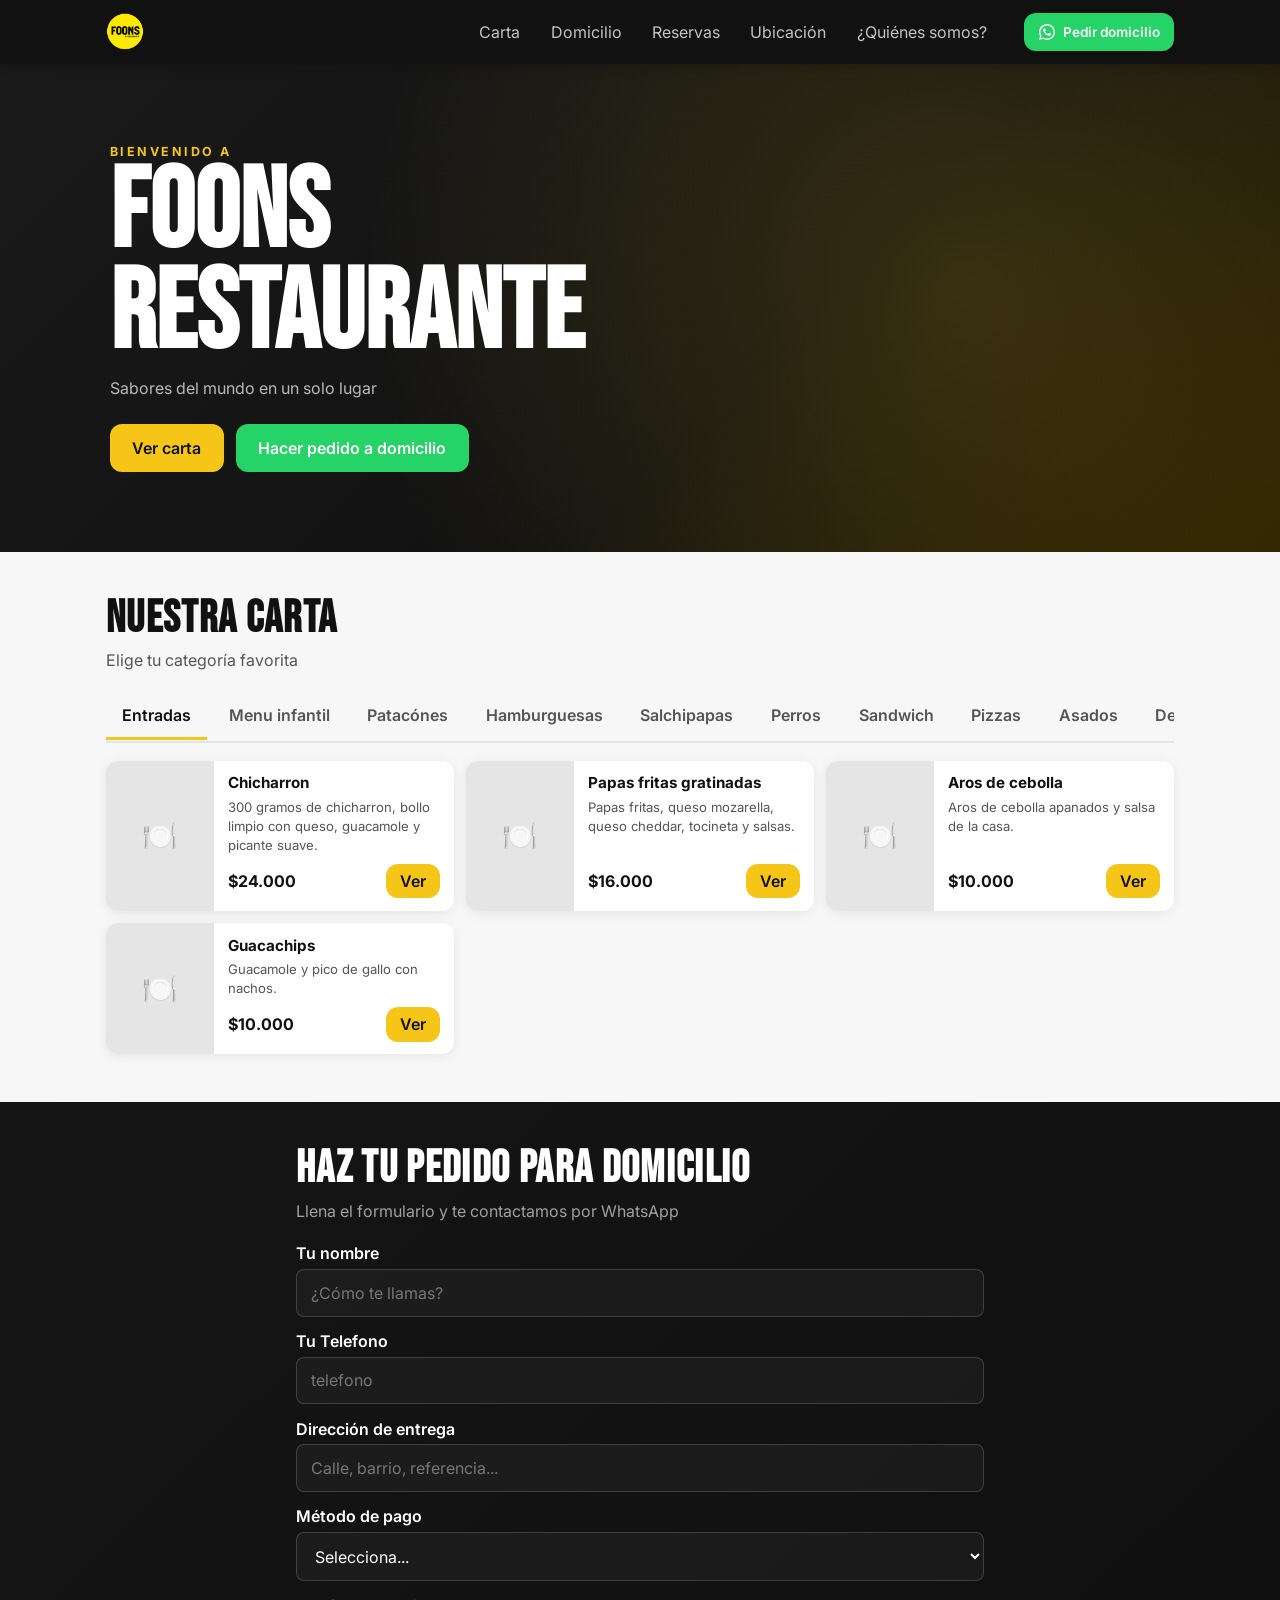
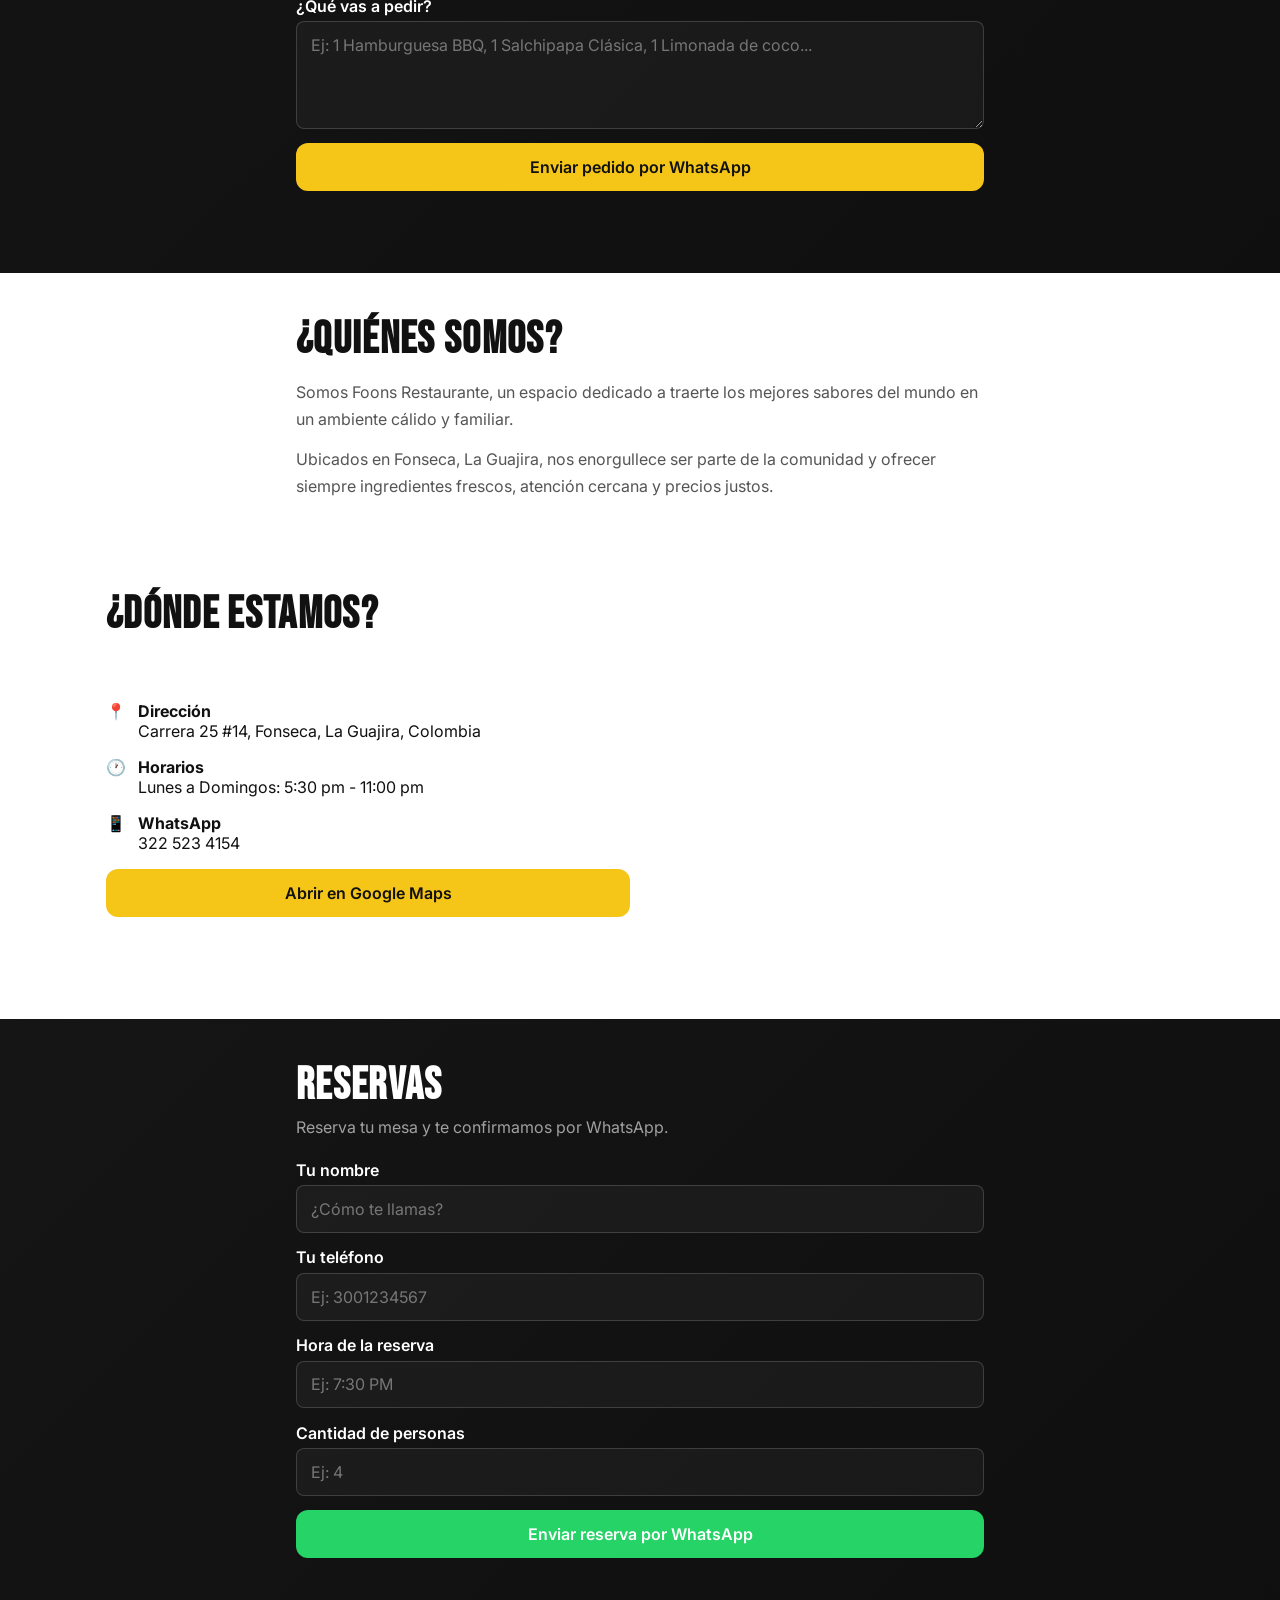
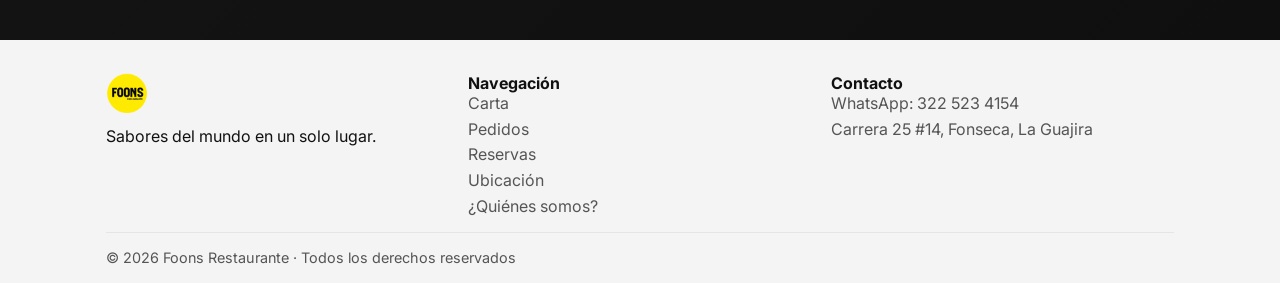
<file: foons_restaurante/foons_restaurante.html>
<!DOCTYPE html>
<html lang="es">

<head>
  <meta charset="UTF-8" />
  <meta name="viewport" content="width=device-width, initial-scale=1.0" />
  <title>Foons Restaurante</title>
  <link rel="stylesheet" href="./foons_restaurante.css" />
  <link href="https://fonts.googleapis.com/css2?family=Bebas+Neue&family=Inter:wght@400;500;600;700&display=swap"
    rel="stylesheet" />
</head>

<body>
  <header class="encabezado" id="inicio">
    <div class="barra">
      <a class="logotipo" href="#portada-inicio">
        <img src="../img/foons_restaurante_logo.png" alt="Foons Restaurante" />
      </a>

      <nav class="navegacion" id="navegacion">
        <ul class="lista">
          <li><a href="#carta">Carta</a></li>
          <li><a href="#pedidos">Domicilio</a></li>
          <li><a href="#reservas">Reservas</a></li>
          <li><a href="#ubicacion">Ubicación</a></li>
          <li><a href="#quienes">¿Quiénes somos?</a></li>


        </ul>
      </nav>

      <a class="boton boton--whatsapp" href="#pedidos">
        <svg viewBox="0 0 24 24" fill="currentColor" aria-hidden="true">
          <path
            d="M17.472 14.382c-.297-.149-1.758-.867-2.03-.967-.273-.099-.471-.148-.67.15-.197.297-.767.966-.94 1.164-.173.199-.347.223-.644.075-.297-.15-1.255-.463-2.39-1.475-.883-.788-1.48-1.761-1.653-2.059-.173-.297-.018-.458.13-.606.134-.133.298-.347.446-.52.149-.174.198-.298.298-.497.099-.198.05-.371-.025-.52-.075-.149-.669-1.612-.916-2.207-.242-.579-.487-.5-.669-.51-.173-.008-.371-.01-.57-.01-.198 0-.52.074-.792.372-.272.297-1.04 1.016-1.04 2.479 0 1.462 1.065 2.875 1.213 3.074.149.198 2.096 3.2 5.077 4.487.709.306 1.262.489 1.694.625.712.227 1.36.195 1.871.118.571-.085 1.758-.719 2.006-1.413.248-.694.248-1.289.173-1.413-.074-.124-.272-.198-.57-.347z" />
          <path
            d="M12 0C5.373 0 0 5.373 0 12c0 2.125.553 4.122 1.523 5.855L.057 23.885l6.195-1.624A11.946 11.946 0 0012 24c6.627 0 12-5.373 12-12S18.627 0 12 0zm0 21.894a9.89 9.89 0 01-5.031-1.375l-.361-.214-3.737.979 1.004-3.648-.235-.374A9.869 9.869 0 012.106 12C2.106 6.53 6.53 2.106 12 2.106S21.894 6.53 21.894 12 17.47 21.894 12 21.894z" />
        </svg>
        <span>Pedir domicilio</span>
      </a>

      <button class="boton-navegacion" id="boton-navegacion" aria-label="Abrir menú" aria-expanded="false"
        aria-controls="navegacion">
        <span></span><span></span><span></span>
      </button>
    </div>
  </header>

  <section class="portada" id="portada-inicio">
    <div class="portada-contenido">
      <p class="sobretitulo">Bienvenido a</p>
      <h1>Foons<br />Restaurante</h1>
      <p class="portada-texto">Sabores del mundo en un solo lugar</p>
      <div class="acciones">
        <a href="#carta" class="boton">Ver carta</a>
        <a href="#pedidos" class="boton boton--whatsapp">Hacer pedido a domicilio</a>
      </div>
    </div>
    <div class="portada-fondo"></div>
  </section>

  <section class="seccion seccion--gris" id="carta">
    <div class="contenedor">
      <h2>Nuestra Carta</h2>
      <p class="subtitulo">Elige tu categoría favorita</p>

      <div class="pestanas" role="tablist" aria-label="Categorías de menú">
        <button class="pestana activa" data-categoria="entradas" role="tab">Entradas</button>
        <button class="pestana" data-categoria="menu-infantil" role="tab">Menu infantil</button>
        <button class="pestana" data-categoria="patacones" role="tab">Patacónes</button>
        <button class="pestana" data-categoria="hamburguesas" role="tab">Hamburguesas</button>
        <button class="pestana" data-categoria="salchipapas" role="tab">Salchipapas</button>
        <button class="pestana" data-categoria="perros" role="tab">Perros</button>
        <button class="pestana" data-categoria="sandwich" role="tab">Sandwich</button>
        <button class="pestana" data-categoria="pizzas" role="tab">Pizzas</button>
        <button class="pestana" data-categoria="asados" role="tab">Asados</button>
        <button class="pestana" data-categoria="desgranados" role="tab">Desgranados</button>
        <button class="pestana" data-categoria="Alitas" role="tab">Alitas</button>
        <button class="pestana" data-categoria="crepes" role="tab">Crepes</button>
        <button class="pestana" data-categoria="mexicana" role="tab">mexicana</button>
        <button class="pestana" data-categoria="bebidas" role="tab">Bebidas</button>
      </div>

      <div class="productos">
        <div class="grupo activo" data-grupo="entradas">
          <article class="producto" data-nombre="Chicharron"
            data-descripcion="300 gramos de chicharron, bollo limpio con queso, guacamole y picante suave."
            data-precio="$24.000" data-imagen="foons_restaurante/img_restaurante/salchipapa.jpg">
            <div class="producto-imagen sin-imagen"></div>
            <div class="producto-info">
              <h3>Chicharron</h3>
              <p>300 gramos de chicharron, bollo limpio con queso, guacamole y picante suave.</p>
              <div class="producto-footer">
                <span>$24.000</span>
                <button class="boton boton--pequeno boton-ver" type="button">Ver</button>
              </div>
            </div>
          </article>

          <article class="producto" data-nombre="Papas fritas gratinadas"
            data-descripcion="Papas fritas, queso mozarella, queso cheddar, tocineta y salsas." data-precio="$16.000"
            data-imagen="">
            <div class="producto-imagen sin-imagen"></div>
            <div class="producto-info">
              <h3>Papas fritas gratinadas</h3>
              <p>Papas fritas, queso mozarella, queso cheddar, tocineta y salsas.</p>
              <div class="producto-footer">
                <span>$16.000</span>
                <button class="boton boton--pequeno boton-ver" type="button">Ver</button>
              </div>
            </div>
          </article>

          <article class="producto" data-nombre="Aros de cebolla"
            data-descripcion="Aros de cebolla apanados y salsa de la casa." data-precio="$10.000" data-imagen="">
            <div class="producto-imagen sin-imagen"></div>
            <div class="producto-info">
              <h3>Aros de cebolla</h3>
              <p>Aros de cebolla apanados y salsa de la casa.</p>
              <div class="producto-footer">
                <span>$10.000</span>
                <button class="boton boton--pequeno boton-ver" type="button">Ver</button>
              </div>
            </div>
          </article>

          <article class="producto" data-nombre="Guacachips" data-descripcion="Guacamole y pico de gallo con nachos."
            data-precio="$10.000" data-imagen="">
            <div class="producto-imagen sin-imagen"></div>
            <div class="producto-info">
              <h3>Guacachips</h3>
              <p>Guacamole y pico de gallo con nachos.</p>
              <div class="producto-footer">
                <span>$10.000</span>
                <button class="boton boton--pequeno boton-ver" type="button">Ver</button>
              </div>
            </div>
          </article>
        </div>

        <div class="grupo" data-grupo="menu-infantil">
          <article class="producto" data-nombre="Tender de pollo"
            data-descripcion="Tiritas de pollo apanadas, acompañados de papas a la francesa." data-precio="$16.000"
            data-imagen="">
            <div class="producto-imagen sin-imagen"></div>
            <div class="producto-info">
              <h3>Tender de pollo</h3>
              <p>Tiritas de pollo apanadas, acompañados de papas a la francesa.</p>
              <div class="producto-footer">
                <span>$16.000</span>
                <button class="boton boton--pequeno boton-ver" type="button">Ver</button>
              </div>
            </div>
          </article>

          <article class="producto" data-nombre="Pechuguita infantil"
            data-descripcion="150 gr de pechuga, papas a la francesa." data-precio="$16.000" data-imagen="">
            <div class="producto-imagen sin-imagen"></div>
            <div class="producto-info">
              <h3>Pechuguita infantil</h3>
              <p>150 gr de pechuga, papas a la francesa.</p>
              <div class="producto-footer">
                <span>$16.000</span>
                <button class="boton boton--pequeno boton-ver" type="button">Ver</button>
              </div>
            </div>
          </article>

          <article class="producto" data-nombre="Sandwich de jamon y queso"
            data-descripcion="Papas a la francesa, salchicha ranchera." data-precio="$14.000" data-imagen="">
            <div class="producto-imagen sin-imagen"></div>
            <div class="producto-info">
              <h3>Sandwich de jamon y queso</h3>
              <p>Papas a la francesa, salchicha ranchera.</p>
              <div class="producto-footer">
                <span>$14.000</span>
                <button class="boton boton--pequeno boton-ver" type="button">Ver</button>
              </div>
            </div>
          </article>

          <article class="producto" data-nombre="Papas con salchicha"
            data-descripcion="Papas a la francesa, salchicha y queso costeño." data-precio="$14.000" data-imagen="">
            <div class="producto-imagen sin-imagen"></div>
            <div class="producto-info">
              <h3>Papas con salchicha</h3>
              <p>Papas a la francesa, salchicha y queso costeño.</p>
              <div class="producto-footer">
                <span>$14.000</span>
                <button class="boton boton--pequeno boton-ver" type="button">Ver</button>
              </div>
            </div>
          </article>
        </div>

        <div class="grupo" data-grupo="patacones">

          <article class="producto" data-nombre="Patacónes pollo ranch"
            data-descripcion="Salchicha cazadora, pollo a la plancha, tocineta, queso mozzarella fundido, maicitos, lechuga, salsa de la casa."
            data-precio="$27.000" data-imagen="">
            <div class="producto-imagen sin-imagen"></div>
            <div class="producto-info">
              <h3>Patacónes pollo ranch</h3>
              <p>Salchicha cazadora, pollo a la plancha, tocineta, queso mozzarella fundido, maicitos, lechuga, salsa de la casa.</p>
              <div class="producto-footer">
                <span>$27.000</span>
                <button class="boton boton--pequeno boton-ver" type="button">Ver</button>
              </div>
            </div>
          </article>

          <article class="producto" data-nombre="Patacón mixto"
            data-descripcion="Pollo a la plancha, chorizo, butifarra, salchipapa cazadora, queso mozarella fundido, lechuga, queso costeño y salsa de la casa."
            data-precio="$23.000" data-imagen="">
            <div class="producto-imagen sin-imagen"></div>
            <div class="producto-info">
              <h3>Patacón mixto</h3>
              <p>Pollo a la plancha, chorizo, butifarra, salchipapa cazadora, queso mozarella fundido, lechuga, queso costeño y salsa de la casa.</p>
              <div class="producto-footer">
                <span>$23.000</span>
                <button class="boton boton--pequeno boton-ver" type="button">Ver</button>
              </div>
            </div>
          </article>

          <article class="producto" data-nombre="Patacón mexicano"
            data-descripcion="Carne desmechada, chicharrón, guacamole, lechuga, pico de gallo, suero, salsa de la casa y queso costeño."
            data-precio="$30.000" data-imagen="">
            <div class="producto-imagen sin-imagen"></div>
            <div class="producto-info">
              <h3>Patacón mexicano</h3>
              <p>Carne desmechada, chicharrón, guacamole, lechuga, pico de gallo, suero, salsa de la casa y queso costeño.</p>
              <div class="producto-footer">
                <span>$30.000</span>
                <button class="boton boton--pequeno boton-ver" type="button">Ver</button>
              </div>
            </div>
          </article>

          <article class="producto" data-nombre="Patacón de lomito"
            data-descripcion="Lomito fino, chorizo antioqueño, pepperoni, queso mozzarella fundido, lechuga y suero."
            data-precio="$30.000" data-imagen="">
            <div class="producto-imagen sin-imagen"></div>
            <div class="producto-info">
              <h3>Patacón de lomito</h3>
              <p>Lomito fino, chorizo antioqueño, pepperoni, queso mozzarella fundido, lechuga y suero.</p>
              <div class="producto-footer">
                <span>$30.000</span>
                <button class="boton boton--pequeno boton-ver" type="button">Ver</button>
              </div>
            </div>
          </article>

        </div>

        <div class="grupo" data-grupo="hamburguesas">
          <article class="producto" data-nombre="Foons"
            data-descripcion="Pan brioche, 300 gr de doble carne artesanal, doble queso mozarella, chorizo de    ahumado en salsa agridulce, lechuga, tomate, cebolla y salsas"
            data-precio="$28.000" data-imagen="">
            <div class="producto-imagen sin-imagen"></div>
            <div class="producto-info">
              <h3>Foons</h3>
              <p>Pan brioche, 300 gr de doble carne artesanal, doble queso mozarella, chorizo de ternera ahumado en
                salsa agridulce,
                lechuga, tomate, cebolla y salsas</p>
              <div class="producto-footer">
                <span>$28.000</span>
                <button class="boton boton--pequeno boton-ver" type="button">Ver</button>
              </div>
            </div>
          </article>

          <article class="producto" data-nombre="Chicken Brothers"
            data-descripcion="Pan brioche, doble pechuga apanada, doble queso mozzarella, salsa de ajo, un crocante de queso parmesano, vegetales frescos y salsas."
            data-precio="$26.000" data-imagen="">
            <div class="producto-imagen sin-imagen"></div>
            <div class="producto-info">
              <h3>Chicken Brothers</h3>
              <p>Pan brioche, doble pechuga apanada, doble queso mozzarella, salsa de ajo, un crocante de queso
                parmesano, vegetales frescos y salsas.</p>
              <div class="producto-footer">
                <span>$26.000</span>
                <button class="boton boton--pequeno boton-ver" type="button">Ver</button>
              </div>
            </div>
          </article>

          <article class="producto" data-nombre="Pork belly burguer"
            data-descripcion="Pan brioche, 150 gr de carne artesanal, 100 gr de chicharron, piña caramelizada, salsa ranch, cebolla crispy, lechuga, tomate y salsa de la casa."
            data-precio="$26.000" data-imagen="">
            <div class="producto-imagen sin-imagen"></div>
            <div class="producto-info">
              <h3>Pork belly burguer</h3>
              <p>Pan brioche, 150 gr de carne artesanal, 100 gr de chicharron, piña caramelizada, salsa ranch, cebolla
                crispy,
                lechuga, tomate y salsa de la casa.</p>
              <div class="producto-footer">
                <span>$26.000</span>
                <button class="boton boton--pequeno boton-ver" type="button">Ver</button>
              </div>
            </div>
          </article>

          <article class="producto" data-nombre="Costeña"
            data-descripcion="Pan brioche, 150 gr carne artesanal, queso mozarella, madurito caramelizado, queso frito apanado, papa ripio."
            data-precio="$26.000" data-imagen="">
            <div class="producto-imagen sin-imagen"></div>
            <div class="producto-info">
              <h3>Costeña</h3>
              <p>Pan brioche, 150 gr carne artesanal, queso mozarella, madurito caramelizado, queso frito apanado, papa
                ripio.</p>
              <div class="producto-footer">
                <span>$26.000</span>
                <button class="boton boton--pequeno boton-ver" type="button">Ver</button>
              </div>
            </div>
          </article>

          <article class="producto" data-nombre="BBQ ribs"
            data-descripcion="Pan brioche, 150 gramos de carne artesanal, queso mozarella, costillas de cerdo desmechadas bañadas en salsa bbq y cerveza artesanal, tocineta, lechuga, tomate, cebolla y salsa."
            data-precio="$26.000" data-imagen="">
            <div class="producto-imagen sin-imagen"></div>
            <div class="producto-info">
              <h3>BBQ ribs</h3>
              <p>Pan brioche, 150 gramos de carne artesanal, queso mozarella, costillas de cerdo desmechadas bañadas en
                salsa bbq y cerveza artesanal,
                tocineta, lechuga, tomate, cebolla y salsa.</p>
              <div class="producto-footer">
                <span>$26.000</span>
                <button class="boton boton--pequeno boton-ver" type="button">Ver</button>
              </div>
            </div>
          </article>

          <article class="producto" data-nombre="Chipotle"
            data-descripcion="Pan brioche, gr de carne artesanal, queso mozarella, aros de cebolla apanados, tocineta, salsa chipotle, lechuga, tomate"
            data-precio="$25.000" data-imagen="">
            <div class="producto-imagen sin-imagen"></div>
            <div class="producto-info">
              <h3>Chipotle</h3>
              <p>Pan brioche, gr de carne artesanal, queso mozarella, aros de cebolla apanados, tocineta, salsa
                chipotle,
                lechuga, tomate</p>
              <div class="producto-footer">
                <span>$25.000</span>
                <button class="boton boton--pequeno boton-ver" type="button">Ver</button>
              </div>
            </div>
          </article>

          <article class="producto" data-nombre="Burguer Mixta"
            data-descripcion="Pan brioche, 150 gr de carne artesanal, 100 gr de pechuga de pollo a la plancha, doble queso mozarella, tocineta, lechuga, tomate, cebolla y salsas"
            data-precio="$24.000" data-imagen="">
            <div class="producto-imagen sin-imagen"></div>
            <div class="producto-info">
              <h3>Burguer Mixta</h3>
              <p>Pan brioche, 150 gr de carne artesanal, 100 gr de pechuga de pollo a la plancha, doble queso mozarella,
                tocineta,
                lechuga, tomate, cebolla y salsas</p>
              <div class="producto-footer">
                <span>$24.000</span>
                <button class="boton boton--pequeno boton-ver" type="button">Ver</button>
              </div>
            </div>
          </article>

          <article class="producto" data-nombre="Cheese burguer"
            data-descripcion="Pan brioche, 150 gr de carne premium, queso cheddar, queso mozarella, salsa de queso cheddar, cebolla caramelizada, trocitos de tocineta, cebolla crispi"
            data-precio="$24.000" data-imagen="">
            <div class="producto-imagen sin-imagen"></div>
            <div class="producto-info">
              <h3>Cheese burguer</h3>
              <p>Pan brioche, 150 gr de carne premium, queso cheddar, queso mozarella, salsa de queso cheddar, cebolla
                caramelizada,
                trocitos de tocineta, cebolla crispi</p>
              <div class="producto-footer">
                <span>$24.000</span>
                <button class="boton boton--pequeno boton-ver" type="button">Ver</button>
              </div>
            </div>
          </article>

          <article class="producto" data-nombre="Burguer Texas"
            data-descripcion="Pan brioche, 150 gr de carne artesanal, queso mozarella, tocineta, cebolla caramelizada, lechuga, tomate y salsas"
            data-precio="$22.000" data-imagen="">
            <div class="producto-imagen sin-imagen"></div>
            <div class="producto-info">
              <h3>Burguer Texas</h3>
              <p>Pan brioche, 150 gr de carne artesanal, queso mozarella, tocineta, cebolla caramelizada, lechuga,
                tomate y salsas
              </p>
              <div class="producto-footer">
                <span>$22.000</span>
                <button class="boton boton--pequeno boton-ver" type="button">Ver</button>
              </div>
            </div>
          </article>

          <article class="producto" data-nombre="Burguer Pollo"
            data-descripcion="Pan brioche, 150 gr de pechuga a la plancha, queso mozarella, lechuga, tomate, cebolla y salsas"
            data-precio="$20.000" data-imagen="">
            <div class="producto-imagen sin-imagen"></div>
            <div class="producto-info">
              <h3>Burguer Pollo</h3>
              <p>Pan brioche, 150 gr de pechuga a la plancha, queso mozarella, lechuga, tomate, cebolla y salsas</p>
              <div class="producto-footer">
                <span>$20.000</span>
                <button class="boton boton--pequeno boton-ver" type="button">Ver</button>
              </div>
            </div>
          </article>

          <article class="producto" data-nombre="Burguer Clasica"
            data-descripcion="Pan brioche, 150 gr de carne artesanal, queso mozarella, lechuga, tomate, cebolla y salsas"
            data-precio="$20.000" data-imagen="">
            <div class="producto-imagen sin-imagen"></div>
            <div class="producto-info">
              <h3>Burguer Clasica</h3>
              <p>Pan brioche, 150 gr de carne artesanal, queso mozarella, lechuga, tomate, cebolla y salsas</p>
              <div class="producto-footer">
                <span>$20.000</span>
                <button class="boton boton--pequeno boton-ver" type="button">Ver</button>
              </div>
            </div>
          </article>
        </div>

        <div class="grupo" data-grupo="perros">

          <article class="producto" data-nombre="Perro ranchero"
            data-descripcion="Salchicha ranchera, vegetales frescos, queso mozarella, papa ripio y salsas."
            data-precio="$11.000 / Con papas $16.000" data-imagen="">
            <div class="producto-imagen sin-imagen"></div>
            <div class="producto-info">
              <h3>Perro ranchero</h3>
              <p>Salchicha ranchera, vegetales frescos, queso mozarella, papa ripio y salsas.</p>
              <div class="producto-footer">
                <span>$11.000 / Con papas $16.000</span>
                <button class="boton boton--pequeno boton-ver" type="button">Ver</button>
              </div>
            </div>
          </article>

          <article class="producto" data-nombre="Perro foons"
            data-descripcion="Pollo, chorizo, butifarra, ranchera, queso mozarella, maiz y tocineta."
            data-precio="$23.000" data-imagen="">
            <div class="producto-imagen sin-imagen"></div>
            <div class="producto-info">
              <h3>Perro foons</h3>
              <p>Pollo, chorizo, butifarra, ranchera, queso mozarella, maiz y tocineta.</p>
              <div class="producto-footer">
                <span>$23.000</span>
                <button class="boton boton--pequeno boton-ver" type="button">Ver</button>
              </div>
            </div>
          </article>

          <article class="producto" data-nombre="Perro suizo"
            data-descripcion="Salchicha suiza, queso mozarella, vegetales frescos, cebollas crispy y tocineta."
            data-precio="$23.000" data-imagen="">
            <div class="producto-imagen sin-imagen"></div>
            <div class="producto-info">
              <h3>Perro suizo</h3>
              <p>Salchicha suiza, queso mozarella, vegetales frescos, cebollas crispy y tocineta.</p>
              <div class="producto-footer">
                <span>$23.000</span>
                <button class="boton boton--pequeno boton-ver" type="button">Ver</button>
              </div>
            </div>
          </article>

          <article class="producto" data-nombre="Perro callejero"
            data-descripcion="Carne, pollo, butifarra, chorizo, maiz, cebolla, queso costeño, papa ripio (Todo mezclado para una explosión de sabor)."
            data-precio="$25.000" data-imagen="">
            <div class="producto-imagen sin-imagen"></div>
            <div class="producto-info">
              <h3>Perro callejero</h3>
              <p>Carne, pollo, butifarra, chorizo, maiz, cebolla, queso costeño, papa ripio (Todo mezclado para una
                explosión de sabor).</p>
              <div class="producto-footer">
                <span>$25.000</span>
                <button class="boton boton--pequeno boton-ver" type="button">Ver</button>
              </div>
            </div>
          </article>

        </div>

        <div class="grupo" data-grupo="sandwich">

          <article class="producto" data-nombre="Sandwich de pollo"
            data-descripcion="Pechuga a la plancha, queso mozzarella, vegetales frescos y salsas."
            data-precio="$22.000" data-imagen="">
            <div class="producto-imagen sin-imagen"></div>
            <div class="producto-info">
              <h3>Sandwich de pollo</h3>
              <p>Pechuga a la plancha, queso mozzarella, vegetales frescos y salsas.</p>
              <div class="producto-footer">
                <span>$22.000</span>
                <button class="boton boton--pequeno boton-ver" type="button">Ver</button>
              </div>
            </div>
          </article>

          <article class="producto" data-nombre="Sandwich Cubano"
            data-descripcion="Pechuga a la plancha, queso mozzarella, tocineta, jamon, vegetales frescos y salsas."
            data-precio="$24.000" data-imagen="">
            <div class="producto-imagen sin-imagen"></div>
            <div class="producto-info">
              <h3>Sandwich Cubano</h3>
              <p>Pechuga a la plancha, queso mozzarella, tocineta, jamon, vegetales frescos y salsas.</p>
              <div class="producto-footer">
                <span>$24.000</span>
                <button class="boton boton--pequeno boton-ver" type="button">Ver</button>
              </div>
            </div>
          </article>

          

          <article class="producto" data-nombre="Pulled pork"
            data-descripcion="Costillas de cerdo desmechadas en salsa bbq de cerveza, queso mozzarella, vegetales frescos y salsas."
            data-precio="$24.000" data-imagen="">
            <div class="producto-imagen sin-imagen"></div>
            <div class="producto-info">
              <h3>Pulled pork</h3>
              <p>Costillas de cerdo desmechadas en salsa bbq de cerveza, queso mozzarella, vegetales frescos y salsas.</p>
              <div class="producto-footer">
                <span>$24.000</span>
                <button class="boton boton--pequeno boton-ver" type="button">Ver</button>
              </div>
            </div>
          </article>

          <article class="producto" data-nombre="Ropa vieja"
            data-descripcion="Jugosa carne desmechada, queso mozzarella, cebolla grille, lechuga y salsa de la casa."
            data-precio="$24.000" data-imagen="">
            <div class="producto-imagen sin-imagen"></div>
            <div class="producto-info">
              <h3>Ropa vieja</h3>
              <p>Jugosa carne desmechada, queso mozzarella, cebolla grille, lechuga y salsa de la casa.</p>
              <div class="producto-footer">
                <span>$24.000</span>
                <button class="boton boton--pequeno boton-ver" type="button">Ver</button>
              </div>
            </div>
          </article>

          
        </div>

        <div class="grupo" data-grupo="pizzas">

          <article class="producto" data-nombre="Jamon y queso"
            data-descripcion="Pizza clasica. Tamano personal, mediana o grande."
            data-precio="Personal $17.000 Mediana $31.000 Grande $47.000" data-imagen="">
            <div class="producto-imagen sin-imagen"></div>
            <div class="producto-info">
              <h3>Jamon y queso</h3>
              <p>Pizza clasica. Tamano personal, mediana o grande.</p>
              <div class="producto-footer">
                <span>Personal $17.000 Mediana $31.000 Grande $47.000</span>
                <button class="boton boton--pequeno boton-ver" type="button">Ver</button>
              </div>
            </div>
          </article>

          <article class="producto" data-nombre="Bocadillo"
            data-descripcion="Pizza de bocadillo. Tamano personal, mediana o grande."
            data-precio="Personal $17.000 Mediana $31.000 Grande $47.000" data-imagen="">
            <div class="producto-imagen sin-imagen"></div>
            <div class="producto-info">
              <h3>Bocadillo</h3>
              <p>Pizza de bocadillo. Tamano personal, mediana o grande.</p>
              <div class="producto-footer">
                <span>Personal $17.000 Mediana $31.000 Grande $47.000</span>
                <button class="boton boton--pequeno boton-ver" type="button">Ver</button>
              </div>
            </div>
          </article>

          <article class="producto" data-nombre="Hawaiana"
            data-descripcion="Pizza hawaiana. Tamano personal, mediana o grande."
            data-precio="Personal $18.000 Mediana $34.000 Grande $50.000" data-imagen="">
            <div class="producto-imagen sin-imagen"></div>
            <div class="producto-info">
              <h3>Hawaiana</h3>
              <p>Pizza hawaiana. Tamano personal, mediana o grande.</p>
              <div class="producto-footer">
                <span>Personal $18.000 Mediana $34.000 Grande $50.000</span>
                <button class="boton boton--pequeno boton-ver" type="button">Ver</button>
              </div>
            </div>
          </article>

          <article class="producto" data-nombre="Salami"
            data-descripcion="Pizza de salami. Tamano personal, mediana o grande."
            data-precio="Personal $17.000 Mediana $31.000 Grande $47.000" data-imagen="">
            <div class="producto-imagen sin-imagen"></div>
            <div class="producto-info">
              <h3>Salami</h3>
              <p>Pizza de salami. Tamano personal, mediana o grande.</p>
              <div class="producto-footer">
                <span>Personal $17.000 Mediana $31.000 Grande $47.000</span>
                <button class="boton boton--pequeno boton-ver" type="button">Ver</button>
              </div>
            </div>
          </article>

          <article class="producto" data-nombre="Pepperoni"
            data-descripcion="Pizza de pepperoni. Tamano personal, mediana o grande."
            data-precio="Personal $18.000 Mediana $34.000 Grande $50.000" data-imagen="">
            <div class="producto-imagen sin-imagen"></div>
            <div class="producto-info">
              <h3>Pepperoni</h3>
              <p>Pizza de pepperoni. Tamano personal, mediana o grande.</p>
              <div class="producto-footer">
                <span>Personal $18.000 Mediana $34.000 Grande $50.000</span>
                <button class="boton boton--pequeno boton-ver" type="button">Ver</button>
              </div>
            </div>
          </article>

          <article class="producto" data-nombre="Vegetariana"
            data-descripcion="Tomate, cebolla, pimenton verde, champinon y maiz. Tamano personal, mediana o grande."
            data-precio="Personal $17.000 Mediana $27.000 Grande $43.000" data-imagen="">
            <div class="producto-imagen sin-imagen"></div>
            <div class="producto-info">
              <h3>Vegetariana</h3>
              <p>Tomate, cebolla, pimenton verde, champinon y maiz. Tamano personal, mediana o grande.</p>
              <div class="producto-footer">
                <span>Personal $17.000 Mediana $27.000 Grande $43.000</span>
                <button class="boton boton--pequeno boton-ver" type="button">Ver</button>
              </div>
            </div>
          </article>

          <article class="producto" data-nombre="Pollo-maiz"
            data-descripcion="Pizza de pollo y maiz. Tamano personal, mediana o grande."
            data-precio="Personal $20.000 Mediana $36.000 Grande $53.000" data-imagen="">
            <div class="producto-imagen sin-imagen"></div>
            <div class="producto-info">
              <h3>Pollo-maiz</h3>
              <p>Pizza de pollo y maiz. Tamano personal, mediana o grande.</p>
              <div class="producto-footer">
                <span>Personal $20.000 Mediana $36.000 Grande $53.000</span>
                <button class="boton boton--pequeno boton-ver" type="button">Ver</button>
              </div>
            </div>
          </article>

          <article class="producto" data-nombre="Pollo-champinon"
            data-descripcion="Pizza de pollo y champinon. Tamano personal, mediana o grande."
            data-precio="Personal $18.000 Mediana $36.000 Grande $53.000" data-imagen="">
            <div class="producto-imagen sin-imagen"></div>
            <div class="producto-info">
              <h3>Pollo-champinon</h3>
              <p>Pizza de pollo y champinon. Tamano personal, mediana o grande.</p>
              <div class="producto-footer">
                <span>Personal $18.000 Mediana $36.000 Grande $53.000</span>
                <button class="boton boton--pequeno boton-ver" type="button">Ver</button>
              </div>
            </div>
          </article>

          <article class="producto" data-nombre="Pollo-jamon"
            data-descripcion="Pizza de pollo y jamon. Tamano personal, mediana o grande."
            data-precio="Personal $18.000 Mediana $36.000 Grande $53.000" data-imagen="">
            <div class="producto-imagen sin-imagen"></div>
            <div class="producto-info">
              <h3>Pollo-jamon</h3>
              <p>Pizza de pollo y jamon. Tamano personal, mediana o grande.</p>
              <div class="producto-footer">
                <span>Personal $18.000 Mediana $36.000 Grande $53.000</span>
                <button class="boton boton--pequeno boton-ver" type="button">Ver</button>
              </div>
            </div>
          </article>

          <article class="producto" data-nombre="Pollo-carbonara"
            data-descripcion="Pizza estilo carbonara de pollo. Tamano personal, mediana o grande."
            data-precio="Personal $18.000 Mediana $40.000 Grande $60.000" data-imagen="">
            <div class="producto-imagen sin-imagen"></div>
            <div class="producto-info">
              <h3>Pollo-carbonara</h3>
              <p>Pizza estilo carbonara de pollo. Tamano personal, mediana o grande.</p>
              <div class="producto-footer">
                <span>Personal $18.000 Mediana $40.000 Grande $60.000</span>
                <button class="boton boton--pequeno boton-ver" type="button">Ver</button>
              </div>
            </div>
          </article>

          <article class="producto" data-nombre="4-estaciones"
            data-descripcion="Pollo, chorizo, butifarra y jamon. Tamano personal, mediana o grande."
            data-precio="Personal $20.000 Mediana $40.000 Grande $60.000" data-imagen="">
            <div class="producto-imagen sin-imagen"></div>
            <div class="producto-info">
              <h3>4-estaciones</h3>
              <p>Pollo, chorizo, butifarra y jamon. Tamano personal, mediana o grande.</p>
              <div class="producto-footer">
                <span>Personal $20.000 Mediana $40.000 Grande $60.000</span>
                <button class="boton boton--pequeno boton-ver" type="button">Ver</button>
              </div>
            </div>
          </article>

          <article class="producto" data-nombre="Carnivora"
            data-descripcion="Jamon, salami, pepperoni y tocineta. Tamano personal, mediana o grande."
            data-precio="Personal $20.000 Mediana $40.000 Grande $60.000" data-imagen="">
            <div class="producto-imagen sin-imagen"></div>
            <div class="producto-info">
              <h3>Carnivora</h3>
              <p>Jamon, salami, pepperoni y tocineta. Tamano personal, mediana o grande.</p>
              <div class="producto-footer">
                <span>Personal $20.000 Mediana $40.000 Grande $60.000</span>
                <button class="boton boton--pequeno boton-ver" type="button">Ver</button>
              </div>
            </div>
          </article>

          <article class="producto" data-nombre="Mexicana"
            data-descripcion="Carne molida bolanesa, pimenton, cebolla, maiz tierno, nachos triturados y cilantro finamente picado. Tamano personal, mediana o grande."
            data-precio="Personal $20.000 Mediana $40.000 Grande $60.000" data-imagen="">
            <div class="producto-imagen sin-imagen"></div>
            <div class="producto-info">
              <h3>Mexicana</h3>
              <p>Carne molida bolanesa, pimenton, cebolla, maiz tierno, nachos triturados y cilantro finamente picado.
                Tamano personal, mediana o grande.</p>
              <div class="producto-footer">
                <span>Personal $20.000 Mediana $40.000 Grande $60.000</span>
                <button class="boton boton--pequeno boton-ver" type="button">Ver</button>
              </div>
            </div>
          </article>

          <article class="producto" data-nombre="Siciliana"
            data-descripcion="Pollo, tomate cherry, cebolla caramelizada, champinon, albahaca y queso parmesano. Tamano personal, mediana o grande."
            data-precio="Personal $20.000 Mediana $40.000 Grande $60.000" data-imagen="">
            <div class="producto-imagen sin-imagen"></div>
            <div class="producto-info">
              <h3>Siciliana</h3>
              <p>Pollo, tomate cherry, cebolla caramelizada, champinon, albahaca y queso parmesano. Tamano personal,
                mediana o grande.</p>
              <div class="producto-footer">
                <span>Personal $20.000 Mediana $40.000 Grande $60.000</span>
                <button class="boton boton--pequeno boton-ver" type="button">Ver</button>
              </div>
            </div>
          </article>

          <article class="producto" data-nombre="Pork"
            data-descripcion="Costilla de cerdo desmachada en salsa BBQ de cerveza y cilantro finamente picado. Tamano personal, mediana o grande."
            data-precio="Personal $20.000 Mediana $40.000 Grande $60.000" data-imagen="">
            <div class="producto-imagen sin-imagen"></div>
            <div class="producto-info">
              <h3>Pork</h3>
              <p>Costilla de cerdo desmachada en salsa BBQ de cerveza y cilantro finamente picado. Tamano personal,
                mediana o grande.</p>
              <div class="producto-footer">
                <span>Personal $20.000 Mediana $40.000 Grande $60.000</span>
                <button class="boton boton--pequeno boton-ver" type="button">Ver</button>
              </div>
            </div>
          </article>

          <article class="producto" data-nombre="Especial"
            data-descripcion="Jamon, pollo desmechado, chorizo, ranchera, maiz tierno, papa ripio y salsa tartara. Tamano personal, mediana o grande."
            data-precio="Personal $20.000 Mediana $40.000 Grande $60.000" data-imagen="">
            <div class="producto-imagen sin-imagen"></div>
            <div class="producto-info">
              <h3>Especial</h3>
              <p>Jamon, pollo desmechado, chorizo, ranchera, maiz tierno, papa ripio y salsa tartara. Tamano personal,
                mediana o grande.</p>
              <div class="producto-footer">
                <span>Personal $20.000 Mediana $40.000 Grande $60.000</span>
                <button class="boton boton--pequeno boton-ver" type="button">Ver</button>
              </div>
            </div>
          </article>

          <article class="producto" data-nombre="Politana"
            data-descripcion="Jamon, salami, pimenton y cebolla. Tamano personal, mediana o grande."
            data-precio="Personal $20.000 Mediana $40.000 Grande $60.000" data-imagen="">
            <div class="producto-imagen sin-imagen"></div>
            <div class="producto-info">
              <h3>Politana</h3>
              <p>Jamon, salami, pimenton y cebolla. Tamano personal, mediana o grande.</p>
              <div class="producto-footer">
                <span>Personal $20.000 Mediana $40.000 Grande $60.000</span>
                <button class="boton boton--pequeno boton-ver" type="button">Ver</button>
              </div>
            </div>
          </article>
          </div>

         
          <div class="grupo" data-grupo="toppings-pizzas">
           <article class="producto" data-nombre="Borde de queso"
            data-descripcion="Adicional para pizza." data-precio="(P)$7.000 (M)$10.000 (G)$16.000" data-imagen="">
            <div class="producto-imagen sin-imagen"></div>
            <div class="producto-info">
              <h3>Borde de queso</h3>
              <p>Adicional para pizza.</p>
              <div class="producto-footer">
                <span>(P)$7.000 (M)$10.000 (G)$16.000</span>
                <button class="boton boton--pequeno boton-ver" type="button">Ver</button>
              </div>
            </div>
          </article>

          <article class="producto" data-nombre="Borde de queso con bocadillo"
            data-descripcion="Adicional para pizza." data-precio="(P)$6.000 (M)$8.000 (G)$12.000" data-imagen="">
            <div class="producto-imagen sin-imagen"></div>
            <div class="producto-info">
              <h3>Borde de queso con bocadillo</h3>
              <p>Adicional para pizza.</p>
              <div class="producto-footer">
                <span>(P)$6.000 (M)$8.000 (G)$12.000</span>
                <button class="boton boton--pequeno boton-ver" type="button">Ver</button>
              </div>
            </div>
          </article>

          <article class="producto" data-nombre="Piña"
            data-descripcion="Adicional para pizza." data-precio="$4.000 / $8.000" data-imagen="">
            <div class="producto-imagen sin-imagen"></div>
            <div class="producto-info">
              <h3>Piña</h3>
              <p>Adicional para pizza.</p>
              <div class="producto-footer">
                <span>$4.000 / $8.000</span>
                <button class="boton boton--pequeno boton-ver" type="button">Ver</button>
              </div>
            </div>
          </article>

          <article class="producto" data-nombre="Tocineta"
            data-descripcion="Adicional para pizza." data-precio="$4.000 / $8.000" data-imagen="">
            <div class="producto-imagen sin-imagen"></div>
            <div class="producto-info">
              <h3>Tocineta</h3>
              <p>Adicional para pizza.</p>
              <div class="producto-footer">
                <span>$4.000 / $8.000</span>
                <button class="boton boton--pequeno boton-ver" type="button">Ver</button>
              </div>
            </div>
          </article>

          <article class="producto" data-nombre="Maíz"
            data-descripcion="Adicional para pizza." data-precio="$3.000 / $6.000" data-imagen="">
            <div class="producto-imagen sin-imagen"></div>
            <div class="producto-info">
              <h3>Maíz</h3>
              <p>Adicional para pizza.</p>
              <div class="producto-footer">
                <span>$3.000 / $6.000</span>
                <button class="boton boton--pequeno boton-ver" type="button">Ver</button>
              </div>
            </div>
          </article>

          </div>

          
        

        <div class="grupo" data-grupo="asados">

          <article class="producto" data-nombre="Cambio de acompañamiento"
            data-descripcion="Opciones disponibles: papa casco, papa al vapor, bollo de maiz." data-precio="Incluido"
            data-imagen="">
            <div class="producto-imagen sin-imagen"></div>
            <div class="producto-info">
              <h3>Cambio de acompañamiento</h3>
              <p>Opciones disponibles: papa casco, papa al vapor, bollo de maiz.</p>
              <div class="producto-footer">
                <span>Incluido</span>
                <button class="boton boton--pequeno boton-ver" type="button">Ver</button>
              </div>
            </div>
          </article>

          <article class="producto" data-nombre="Parrilada mixta"
            data-descripcion="Chicharron, chorizo de ternera, salteado de lomo fino, lomo de cerdo y pechuga acompanado de papas casco, bollo de maiz con queso, guacamole, picante suave y salsas de la casa."
            data-precio="$51.000" data-imagen="">
            <div class="producto-imagen sin-imagen"></div>
            <div class="producto-info">
              <h3>Parrilada mixta</h3>
              <p>Chicharron, chorizo de ternera, salteado de lomo fino, lomo de cerdo y pechuga acompanado de papas
                casco, bollo de maiz con queso, guacamole, picante suave y salsas de la casa.</p>
              <div class="producto-footer">
                <span>$51.000</span>
                <button class="boton boton--pequeno boton-ver" type="button">Ver</button>
              </div>
            </div>
          </article>

          <article class="producto" data-nombre="Costillas BBQ"
            data-descripcion="Costillas horneadas, bañadas en una salsa bbq artesanal"
            data-precio="$35.000" data-imagen="">
            <div class="producto-imagen sin-imagen"></div>
            <div class="producto-info">
              <h3>Costillas BBQ</h3>
              <p>Costillas horneadas, bañadas en una salsa bbq artesanal</p>
              <div class="producto-footer">
                <span>$35.000</span>
                <button class="boton boton--pequeno boton-ver" type="button">Ver</button>
              </div>
            </div>
          </article>

          <article class="producto" data-nombre="Costillas BBQ DESHUESADA"
            data-descripcion="Costilla bbq deshuesada"
            data-precio="$33.000" data-imagen="">
            <div class="producto-imagen sin-imagen"></div>
            <div class="producto-info">
              <h3>Costillas BBQ DESHUESADA</h3>
              <p>Costilla bbq deshuesada</p>
              <div class="producto-footer">
                <span>$33.000</span>
                <button class="boton boton--pequeno boton-ver" type="button">Ver</button>
              </div>
            </div>
          </article>

          <article class="producto" data-nombre="Asado mixto"
            data-descripcion="400 gramos entre filete de pechuga, lomo fino y chorizo de ternera todos asados a la plancha y acompanado de papas a la francesa y ensalada."
            data-precio="$34.000" data-imagen="">
            <div class="producto-imagen sin-imagen"></div>
            <div class="producto-info">
              <h3>Asado mixto</h3>
              <p>400 gramos entre filete de pechuga, lomo fino y chorizo de ternera todos asados a la plancha y
                acompanado de papas a la francesa y ensalada.</p>
              <div class="producto-footer">
                <span>$34.000</span>
                <button class="boton boton--pequeno boton-ver" type="button">Ver</button>
              </div>
            </div>
          </article>

          <article class="producto" data-nombre="Lomo fino"
            data-descripcion="300 gr de lomo fino asado a la plancha, acompanado de papas a la francesa y pico de gallo."
            data-precio="$32.000" data-imagen="">
            <div class="producto-imagen sin-imagen"></div>
            <div class="producto-info">
              <h3>Lomo fino</h3>
              <p>300 gr de lomo fino asado a la plancha, acompanado de papas a la francesa y pico de gallo.</p>
              <div class="producto-footer">
                <span>$32.000</span>
                <button class="boton boton--pequeno boton-ver" type="button">Ver</button>
              </div>
            </div>
          </article>

          <article class="producto" data-nombre="Pechuga gratinada"
            data-descripcion="300 gr de filete de pechuga asado a la plancha y gratinada con queso mozarella y parmesano, acompanado de papas a la francesa y pico de gallo."
            data-precio="$30.000" data-imagen="">
            <div class="producto-imagen sin-imagen"></div>
            <div class="producto-info">
              <h3>Pechuga gratinada</h3>
              <p>300 gr de filete de pechuga asado a la plancha y gratinada con queso mozarella y parmesano, acompanado
                de papas a la francesa y pico de gallo.</p>
              <div class="producto-footer">
                <span>$30.000</span>
                <button class="boton boton--pequeno boton-ver" type="button">Ver</button>
              </div>
            </div>
          </article>

          <article class="producto" data-nombre="Brocheta foons"
            data-descripcion="Lomo fino, pechuga, tocineta, sobre una cama de platano maduro, guacamole, pico de gallo y suero."
            data-precio="$28.000" data-imagen="">
            <div class="producto-imagen sin-imagen"></div>
            <div class="producto-info">
              <h3>Brocheta foons</h3>
              <p>Lomo fino, pechuga, tocineta, sobre una cama de platano maduro, guacamole, pico de gallo y suero.</p>
              <div class="producto-footer">
                <span>$28.000</span>
                <button class="boton boton--pequeno boton-ver" type="button">Ver</button>
              </div>
            </div>
          </article>

          <article class="producto" data-nombre="Lomo de cerdo en salsa agridulce"
            data-descripcion="300 gr de lomo de cerdo asado a la plancha y banados en salsa agridulce de la casa, acompanado de papas a la francesa y pico de gallo."
            data-precio="$27.000" data-imagen="">
            <div class="producto-imagen sin-imagen"></div>
            <div class="producto-info">
              <h3>Lomo de cerdo en salsa agridulce</h3>
              <p>300 gr de lomo de cerdo asado a la plancha y banados en salsa agridulce de la casa, acompanado de papas
                a la francesa y pico de gallo.</p>
              <div class="producto-footer">
                <span>$27.000</span>
                <button class="boton boton--pequeno boton-ver" type="button">Ver</button>
              </div>
            </div>
          </article>

          <article class="producto" data-nombre="Brocheta mixta"
            data-descripcion="Lomo fino, pechuga, acompanada de papa casco y mazorca desgranada." data-precio="$26.000"
            data-imagen="">
            <div class="producto-imagen sin-imagen"></div>
            <div class="producto-info">
              <h3>Brocheta mixta</h3>
              <p>Lomo fino, pechuga, acompanada de papa casco y mazorca desgranada.</p>
              <div class="producto-footer">
                <span>$26.000</span>
                <button class="boton boton--pequeno boton-ver" type="button">Ver</button>
              </div>
            </div>
          </article>

          <article class="producto" data-nombre="Lomo de cerdo"
            data-descripcion="300 gr de lomo de cerdo asado a la plancha, acompanado de papas a la francesa y pico de gallo."
            data-precio="$25.000" data-imagen="">
            <div class="producto-imagen sin-imagen"></div>
            <div class="producto-info">
              <h3>Lomo de cerdo</h3>
              <p>300 gr de lomo de cerdo asado a la plancha, acompanado de papas a la francesa y pico de gallo.</p>
              <div class="producto-footer">
                <span>$25.000</span>
                <button class="boton boton--pequeno boton-ver" type="button">Ver</button>
              </div>
            </div>
          </article>

          <article class="producto" data-nombre="Brocheta de pollo"
            data-descripcion="Acompanado de papa casco y mazorca desgranada." data-precio="$24.000" data-imagen="">
            <div class="producto-imagen sin-imagen"></div>
            <div class="producto-info">
              <h3>Brocheta de pollo</h3>
              <p>Acompanado de papa casco y mazorca desgranada.</p>
              <div class="producto-footer">
                <span>$24.000</span>
                <button class="boton boton--pequeno boton-ver" type="button">Ver</button>
              </div>
            </div>
          </article>

          <article class="producto" data-nombre="Pechuga a la plancha"
            data-descripcion="300 gr de filete de pechuga asado a la plancha, acompanado de papas a la francesa y pico de gallo."
            data-precio="$23.000" data-imagen="">
            <div class="producto-imagen sin-imagen"></div>
            <div class="producto-info">
              <h3>Pechuga a la plancha</h3>
              <p>300 gr de filete de pechuga asado a la plancha, acompanado de papas a la francesa y pico de gallo.</p>
              <div class="producto-footer">
                <span>$23.000</span>
                <button class="boton boton--pequeno boton-ver" type="button">Ver</button>
              </div>
            </div>
          </article>
        </div>

        <div class="grupo" data-grupo="toppings-burger">

          <article class="producto" data-nombre="Cambio por papa francesa"
            data-descripcion="Adicional para tus hamburguesas." data-precio="$2.000" data-imagen="">
            <div class="producto-imagen sin-imagen"></div>
            <div class="producto-info">
              <h3>Cambio por papa francesa</h3>
              <p>Adicional para tus hamburguesas.</p>
              <div class="producto-footer">
                <span>$2.000</span>
                <button class="boton boton--pequeno boton-ver" type="button">Ver</button>
              </div>
            </div>
          </article>

          <article class="producto" data-nombre="Cebolla caramelizada"
            data-descripcion="Adicional para tus hamburguesas." data-precio="$4.000" data-imagen="">
            <div class="producto-imagen sin-imagen"></div>
            <div class="producto-info">
              <h3>Cebolla caramelizada</h3>
              <p>Adicional para tus hamburguesas.</p>
              <div class="producto-footer">
                <span>$4.000</span>
                <button class="boton boton--pequeno boton-ver" type="button">Ver</button>
              </div>
            </div>
          </article>

          <article class="producto" data-nombre="Tocineta" data-descripcion="Adicional para tus hamburguesas."
            data-precio="$4.000" data-imagen="">
            <div class="producto-imagen sin-imagen"></div>
            <div class="producto-info">
              <h3>Tocineta</h3>
              <p>Adicional para tus hamburguesas.</p>
              <div class="producto-footer">
                <span>$4.000</span>
                <button class="boton boton--pequeno boton-ver" type="button">Ver</button>
              </div>
            </div>
          </article>

          <article class="producto" data-nombre="Queso costeño frito o asado (100 GR) "
            data-descripcion="Adicional para papas." data-precio="$5.000" data-imagen="">
            <div class="producto-imagen sin-imagen"></div>
            <div class="producto-info">
              <h3>Queso costeño frito o asado (100 GR) </h3>
              <p>Adicional para papas.</p>
              <div class="producto-footer">
                <span>$5.000</span>
                <button class="boton boton--pequeno boton-ver" type="button">Ver</button>
              </div>
            </div>
          </article>

          <article class="producto" data-nombre="Carne o pollo + queso"
            data-descripcion="Adicional para tus hamburguesas." data-precio="$7.000" data-imagen="">
            <div class="producto-imagen sin-imagen"></div>
            <div class="producto-info">
              <h3>Carne o pollo + queso</h3>
              <p>Adicional para tus hamburguesas.</p>
              <div class="producto-footer">
                <span>$7.000</span>
                <button class="boton boton--pequeno boton-ver" type="button">Ver</button>
              </div>
            </div>
          </article>
        </div>

        <div class="grupo" data-grupo="salchipapas">
          <article class="producto" data-nombre="Mega master gratinada (x3 P)"
            data-descripcion="Pechuga de pollo, lomo fino, lomo de cerdo, chorizo de ternera, papas a la francesa, salteado de pimenton y cebolla, queso costeño, lechuga, maiz, papa ripio y tocineta."
            data-precio="$65.000" data-imagen="">
            <div class="producto-imagen sin-imagen"></div>
            <div class="producto-info">
              <h3>Mega master gratinada (x3 P)</h3>
              <p>Pechuga de pollo, lomo fino, lomo de cerdo, chorizo de ternera, papas a la francesa, salteado de
                pimenton y cebolla, queso costeño, lechuga, maiz, papa ripio y tocineta.</p>
              <div class="producto-footer">
                <span>$65.000</span>
                <button class="boton boton--pequeno boton-ver" type="button">Ver</button>
              </div>
            </div>
          </article>

          <article class="producto" data-nombre="Pecado Pork (x2 P)"
            data-descripcion="Costilla deshuesado, chicharrón, pulled pork, salchicha alemana, papa francesa, queso costeño y salsa de la casa."
            data-precio="$50.000" data-imagen="">
            <div class="producto-imagen sin-imagen"></div>
            <div class="producto-info">
              <h3>Pecado Pork (x2 P)</h3>
              <p>Costilla deshuesado, chicharrón, pulled pork, salchicha alemana, papa francesa, queso costeño y salsa
                de la casa.</p>
              <div class="producto-footer">
                <span>$50.000</span>
                <button class="boton boton--pequeno boton-ver" type="button">Ver</button>
              </div>
            </div>
          </article>

          <article class="producto" data-nombre="Picada chicken tenders (x2 P)"
            data-descripcion="Salchicha alemana, tenders de pollo con tocineta, alitas bbq, maicitos, papas francesas, queso costeño y salsas de la casa."
            data-precio="$45.000" data-imagen="">
            <div class="producto-imagen sin-imagen"></div>
            <div class="producto-info">
              <h3>Picada chicken tenders (x2 P)</h3>
              <p>Salchicha alemana, tenders de pollo con tocineta, alitas bbq, maicitos, papas francesas, queso costeño
                y salsas de la casa.</p>
              <div class="producto-footer">
                <span>$45.000</span>
                <button class="boton boton--pequeno boton-ver" type="button">Ver</button>
              </div>
            </div>
          </article>

          <article class="producto" data-nombre="Especial (x3 P)"
            data-descripcion="Chorizo, butifarra, salchicha manguera, ranchera, pollo, maiz."
            data-precio="$43.000 / Gratinada $53.000 " data-imagen="">
            <div class="producto-imagen sin-imagen"></div>
            <div class="producto-info">
              <h3>Especial (x3 P)</h3>
              <p>Chorizo, butifarra, salchicha manguera, ranchera, pollo, maiz.</p>
              <div class="producto-footer">
                <span>$43.000 / Gratinada $53.000</span>
                <button class="boton boton--pequeno boton-ver" type="button">Ver</button>
              </div>
            </div>
          </article>

          <article class="producto" data-nombre="Semi especial (x2 P)"
            data-descripcion="Chorizo, butifarra, salchicha manguera, ranchera, pollo, maiz."
            data-precio="$33.000 / Gratinada $43.000" data-imagen="">
            <div class="producto-imagen sin-imagen"></div>
            <div class="producto-info">
              <h3>Semi especial (x2 P)</h3>
              <p>Chorizo, butifarra, salchicha manguera, ranchera, pollo, maiz.</p>
              <div class="producto-footer">
                <span>$33.000 / Gratinada $43.000</span>
                <button class="boton boton--pequeno boton-ver" type="button">Ver</button>
              </div>
            </div>
          </article>

          <article class="producto" data-nombre="Suiza y Lomo"
            data-descripcion="Ranchera suiza y lomo fino salteados con pimentón y cebolla, bañadas en salsa de la casa, lechuga, ques costeño, ripio y una lluivia de tocineta."
            data-precio="$28.000 / Gratinada $34.000" data-imagen="">
            <div class="producto-imagen sin-imagen"></div>
            <div class="producto-info">
              <h3>Suiza y Lomo</h3>
              <p>Ranchera suiza y lomo fino salteados con pimentón y cebolla, bañadas en salsa de la casa, lechuga, ques
                costeño, ripio y una lluivia de tocineta.</p>
              <div class="producto-footer">
                <span>$28.000 / Gratinada $34.000</span>
                <button class="boton boton--pequeno boton-ver" type="button">Ver</button>
              </div>
            </div>
          </article>

          <article class="producto" data-nombre="La mechadita"
            data-descripcion="Carne desmechada, salchicha alemana, guacamole, pico de gallo, papa francesa, queso costeño y salsas."
            data-precio="$27.000" data-imagen="">
            <div class="producto-imagen sin-imagen"></div>
            <div class="producto-info">
              <h3>La mechadita</h3>
              <p>Carne desmechada, salchicha alemana, guacamole, pico de gallo, papa francesa, queso costeño y salsas.
              </p>
              <div class="producto-footer">
                <span>$27.000</span>
                <button class="boton boton--pequeno boton-ver" type="button">Ver</button>
              </div>
            </div>
          </article>

          <article class="producto" data-nombre="Chori-pollo"
            data-descripcion="Chorizo de ternera, pechuga de pollo, maiz y tocineta."
            data-precio="$25.000 / Gratinada $31.000" data-imagen="">
            <div class="producto-imagen sin-imagen"></div>
            <div class="producto-info">
              <h3>Chori-pollo</h3>
              <p>Chorizo de ternera, pechuga de pollo, maiz y tocineta.</p>
              <div class="producto-footer">
                <span>$25.000 / Gratinada $31.000</span>
                <button class="boton boton--pequeno boton-ver" type="button">Ver</button>
              </div>
            </div>
          </article>

          <article class="producto" data-nombre="Ranchi-pollo" data-descripcion="Ranchera, pollo, tocineta."
            data-precio="$24.000 / Gratinada $30.000" data-imagen="">
            <div class="producto-imagen sin-imagen"></div>
            <div class="producto-info">
              <h3>Ranchi-pollo</h3>
              <p>Ranchera, pollo, tocineta.</p>
              <div class="producto-footer">
                <span>$24.000 / Gratinada $30.000</span>
                <button class="boton boton--pequeno boton-ver" type="button">Ver</button>
              </div>
            </div>
          </article>

          <article class="producto" data-nombre="Salchi mixta" data-descripcion="Chorizo, butifarra, manguera y maiz."
            data-precio="$21.000 / Gratinada $27.000" data-imagen="">
            <div class="producto-imagen sin-imagen"></div>
            <div class="producto-info">
              <h3>Salchi mixta</h3>
              <p>Chorizo, butifarra, manguera y maiz.</p>
              <div class="producto-footer">
                <span>$21.000 / Gratinada $27.000</span>
                <button class="boton boton--pequeno boton-ver" type="button">Ver</button>
              </div>
            </div>
          </article>

          <article class="producto" data-nombre="Ranchera" data-descripcion="Salchicha ranchera."
            data-precio="$20.000 / Gratinada $26.000" data-imagen="">
            <div class="producto-imagen sin-imagen"></div>
            <div class="producto-info">
              <h3>Ranchera</h3>
              <p>Salchicha ranchera.</p>
              <div class="producto-footer">
                <span>$20.000 / Gratinada $26.000</span>
                <button class="boton boton--pequeno boton-ver" type="button">Ver</button>
              </div>
            </div>
          </article>
        </div>

        <div class="grupo" data-grupo="topings-salchipapa">

          <article class="producto" data-nombre="Pico de gallo" data-descripcion="Adicional para salchipapa."
            data-precio="$3.000" data-imagen="">
            <div class="producto-imagen sin-imagen"></div>
            <div class="producto-info">
              <h3>Pico de gallo</h3>
              <p>Adicional para salchipapa.</p>
              <div class="producto-footer">
                <span>$3.000</span>
                <button class="boton boton--pequeno boton-ver" type="button">Ver</button>
              </div>
            </div>
          </article>

          <article class="producto" data-nombre="Cebolla caramelizada" data-descripcion="Adicional para salchipapa."
            data-precio="$3.000" data-imagen="">
            <div class="producto-imagen sin-imagen"></div>
            <div class="producto-info">
              <h3>Cebolla caramelizada</h3>
              <p>Adicional para salchipapa.</p>
              <div class="producto-footer">
                <span>$3.000</span>
                <button class="boton boton--pequeno boton-ver" type="button">Ver</button>
              </div>
            </div>
          </article>

          <article class="producto" data-nombre="Maiz" data-descripcion="Adicional para salchipapa."
            data-precio="$3.000" data-imagen="">
            <div class="producto-imagen sin-imagen"></div>
            <div class="producto-info">
              <h3>Maiz</h3>
              <p>Adicional para salchipapa.</p>
              <div class="producto-footer">
                <span>$3.000</span>
                <button class="boton boton--pequeno boton-ver" type="button">Ver</button>
              </div>
            </div>
          </article>

          <article class="producto" data-nombre="Guacamole" data-descripcion="Adicional para salchipapa."
            data-precio="$4.000" data-imagen="">
            <div class="producto-imagen sin-imagen"></div>
            <div class="producto-info">
              <h3>Guacamole</h3>
              <p>Adicional para salchipapa.</p>
              <div class="producto-footer">
                <span>$4.000</span>
                <button class="boton boton--pequeno boton-ver" type="button">Ver</button>
              </div>
            </div>
          </article>

          <article class="producto" data-nombre="Tocineta" data-descripcion="Adicional para salchipapa."
            data-precio="$4.000" data-imagen="">
            <div class="producto-imagen sin-imagen"></div>
            <div class="producto-info">
              <h3>Tocineta</h3>
              <p>Adicional para salchipapa.</p>
              <div class="producto-footer">
                <span>$4.000</span>
                <button class="boton boton--pequeno boton-ver" type="button">Ver</button>
              </div>
            </div>
          </article>

          <article class="producto" data-nombre="Salchicha ranchera" data-descripcion="Adicional para salchipapa."
            data-precio="$6.000" data-imagen="">
            <div class="producto-imagen sin-imagen"></div>
            <div class="producto-info">
              <h3>Salchicha ranchera</h3>
              <p>Adicional para salchipapa.</p>
              <div class="producto-footer">
                <span>$6.000</span>
                <button class="boton boton--pequeno boton-ver" type="button">Ver</button>
              </div>
            </div>
          </article>

          <article class="producto" data-nombre="Chorizo de ternera" data-descripcion="Adicional para salchipapa."
            data-precio="$6.000" data-imagen="">
            <div class="producto-imagen sin-imagen"></div>
            <div class="producto-info">
              <h3>Chorizo de ternera</h3>
              <p>Adicional para salchipapa.</p>
              <div class="producto-footer">
                <span>$6.000</span>
                <button class="boton boton--pequeno boton-ver" type="button">Ver</button>
              </div>
            </div>
          </article>

          <article class="producto" data-nombre="Pulled pork" data-descripcion="Adicional para salchipapa."
            data-precio="$8.000" data-imagen="">
            <div class="producto-imagen sin-imagen"></div>
            <div class="producto-info">
              <h3>Pulled pork</h3>
              <p>Adicional para salchipapa.</p>
              <div class="producto-footer">
                <span>$8.000</span>
                <button class="boton boton--pequeno boton-ver" type="button">Ver</button>
              </div>
            </div>
          </article>

          <article class="producto" data-nombre="Costillas bbq" data-descripcion="Adicional para salchipapa."
            data-precio="$8.000 / $15.000" data-imagen="">
            <div class="producto-imagen sin-imagen"></div>
            <div class="producto-info">
              <h3>Costillas bbq</h3>
              <p>Adicional para salchipapa.</p>
              <div class="producto-footer">
                <span>$8.000 / $15.000</span>
                <button class="boton boton--pequeno boton-ver" type="button">Ver</button>
              </div>
            </div>
          </article>

          <article class="producto" data-nombre="Carne esmechada" data-descripcion="Adicional para salchipapa."
            data-precio="$8.000" data-imagen="">
            <div class="producto-imagen sin-imagen"></div>
            <div class="producto-info">
              <h3>Carne esmechada</h3>
              <p>Adicional para salchipapa.</p>
              <div class="producto-footer">
                <span>$8.000</span>
                <button class="boton boton--pequeno boton-ver" type="button">Ver</button>
              </div>
            </div>
          </article>

          <article class="producto" data-nombre="Alitas" data-descripcion="Adicional para salchipapa."
            data-precio="$10.000" data-imagen="">
            <div class="producto-imagen sin-imagen"></div>
            <div class="producto-info">
              <h3>Alitas</h3>
              <p>Adicional para salchipapa.</p>
              <div class="producto-footer">
                <span>$10.000</span>
                <button class="boton boton--pequeno boton-ver" type="button">Ver</button>
              </div>
            </div>
          </article>

          <article class="producto" data-nombre="Chicharron" data-descripcion="Adicional para salchipapa."
            data-precio="$12.000" data-imagen="">
            <div class="producto-imagen sin-imagen"></div>
            <div class="producto-info">
              <h3>Chicharron</h3>
              <p>Adicional para salchipapa.</p>
              <div class="producto-footer">
                <span>$12.000</span>
                <button class="boton boton--pequeno boton-ver" type="button">Ver</button>
              </div>
            </div>
          </article>

        </div>

        <div class="grupo" data-grupo="desgranados">

          <article class="producto" data-nombre="Desgranado Polloranchero"
            data-descripcion="Pechuga a la plancha, salchicha cazadora, tocineta, maiz tierno, queso mozzarella fundido, salsas y papa ripio."
            data-precio="$27.000" data-imagen="">
            <div class="producto-imagen sin-imagen"></div>
            <div class="producto-info">
              <h3>Desgranado Polloranchero</h3>
              <p>Pechuga a la plancha, salchicha cazadora, tocineta, maiz tierno, queso mozzarella fundido, salsas y papa ripio.</p>
              <div class="producto-footer">
                <span>$27.000</span>
                <button class="boton boton--pequeno boton-ver" type="button">Ver</button>
              </div>
            </div>
          </article>

          <article class="producto" data-nombre="Desgranado Foons"
            data-descripcion="Pechuga a la plancha, lomo fino a la plancha, maiz tierno, queso mozzarella fundido, salsas y papa ripio. Pidelo con bollo o con papa."
            data-precio="$27.000" data-imagen="">
            <div class="producto-imagen sin-imagen"></div>
            <div class="producto-info">
              <h3>Desgranado Foons</h3>
              <p>Pechuga a la plancha, lomo fino a la plancha, maiz tierno, queso mozzarella fundido, salsas y papa
                ripio. Pidelo con bollo o con papa.</p>
              <div class="producto-footer">
                <span>$27.000</span>
                <button class="boton boton--pequeno boton-ver" type="button">Ver</button>
              </div>
            </div>
          </article>

          <article class="producto" data-nombre="Desgranado Especial"
            data-descripcion="Pechuga a la plancha, chorizo, butifarra, maiz tierno, queso mozzarella fundido, salsas y papa ripio. Pidelo con bollo o con papa."
            data-precio="$25.000" data-imagen="">
            <div class="producto-imagen sin-imagen"></div>
            <div class="producto-info">
              <h3>Desgranado Especial</h3>
              <p>Pechuga a la plancha, chorizo, butifarra, maiz tierno, queso mozzarella fundido, salsas y papa ripio.
                Pidelo con bollo o con papa.</p>
              <div class="producto-footer">
                <span>$25.000</span>
                <button class="boton boton--pequeno boton-ver" type="button">Ver</button>
              </div>
            </div>
          </article>

          <article class="producto" data-nombre="Desgranado Pollo"
            data-descripcion="Pechuga a la plancha, maiz tierno, queso mozzarella fundido, salsas y papa ripio. Pidelo con bollo o con papa."
            data-precio="$24.000" data-imagen="">
            <div class="producto-imagen sin-imagen"></div>
            <div class="producto-info">
              <h3>Desgranado Pollo</h3>
              <p>Pechuga a la plancha, maiz tierno, queso mozzarella fundido, salsas y papa ripio. Pidelo con bollo o
                con papa.</p>
              <div class="producto-footer">
                <span>$24.000</span>
                <button class="boton boton--pequeno boton-ver" type="button">Ver</button>
              </div>
            </div>
          </article>
        </div>

        <div class="grupo" data-grupo="Alitas">



          <article class="producto" data-nombre="Alitas (x6)"
            data-descripcion="Alitas con salsa chipotle, miel mostaza, BBQ y sriracha." data-precio="$15.000"
            data-imagen="">
            <div class="producto-imagen sin-imagen"></div>
            <div class="producto-info">
              <h3>Alitas (x6)</h3>
              <p>Alitas con salsa chipotle, miel mostaza, BBQ y sriracha.</p>
              <div class="producto-footer">
                <span>$15.000</span>
                <button class="boton boton--pequeno boton-ver" type="button">Ver</button>
              </div>
            </div>
          </article>

          <article class="producto" data-nombre="Alitas (x12)"
            data-descripcion="Alitas con salsa chipotle, miel mostaza, BBQ y sriracha." data-precio="$28.000"
            data-imagen="">
            <div class="producto-imagen sin-imagen"></div>
            <div class="producto-info">
              <h3>Alitas (x12)</h3>
              <p>Alitas con salsa chipotle, miel mostaza, BBQ y sriracha.</p>
              <div class="producto-footer">
                <span>$28.000</span>
                <button class="boton boton--pequeno boton-ver" type="button">Ver</button>
              </div>
            </div>
          </article>

          <article class="producto" data-nombre="Alitas (x18)"
            data-descripcion="Alitas con salsa chipotle, miel mostaza, BBQ y sriracha." data-precio="$37.000"
            data-imagen="">
            <div class="producto-imagen sin-imagen"></div>
            <div class="producto-info">
              <h3>Alitas (x18)</h3>
              <p>Alitas con salsa chipotle, miel mostaza, BBQ y sriracha.</p>
              <div class="producto-footer">
                <span>$37.000</span>
                <button class="boton boton--pequeno boton-ver" type="button">Ver</button>
              </div>
            </div>
          </article>

        </div>

        <div class="grupo" data-grupo="crepes">

          <article class="producto" data-nombre="Crepe pollo"
            data-descripcion="Tortilla blanda rellena de pechuga de pollo en salsa bechamel de la casa, con queso mozzarella y gratinado con parmesano, acompanada con pan de ajo y perejil."
            data-precio="$24.000" data-imagen="">
            <div class="producto-imagen sin-imagen"></div>
            <div class="producto-info">
              <h3>Crepe de pollo</h3>
              <p>Tortilla blanda rellena de pechuga de pollo en salsa bechamel de la casa, con queso mozzarella y
                gratinado con parmesano, acompanada con pan de ajo y perejil.</p>
              <div class="producto-footer">
                <span>$24.000</span>
                <button class="boton boton--pequeno boton-ver" type="button">Ver</button>
              </div>
            </div>
          </article>

          <article class="producto" data-nombre="Crepe pollo champi"
            data-descripcion="Tortilla blanda rellena de pechuga de pollo y champinones en salsa bechamel de la casa, con queso mozzarella y gratinado con parmesano, acompanada con pan de ajo y perejil."
            data-precio="$25.000" data-imagen="">
            <div class="producto-imagen sin-imagen"></div>
            <div class="producto-info">
              <h3>Crepe pollo champi</h3>
              <p>Tortilla blanda rellena de pechuga de pollo y champinones en salsa bechamel de la casa, con queso
                mozzarella y gratinado con parmesano, acompanada con pan de ajo y perejil.</p>
              <div class="producto-footer">
                <span>$25.000</span>
                <button class="boton boton--pequeno boton-ver" type="button">Ver</button>
              </div>
            </div>
          </article>
        </div>

        <div class="grupo" data-grupo="mexicana">
          <article class="producto" data-nombre="Tacos"
            data-descripcion="3 tortillas suaves con la proteina de tu preferencia (carne, pollo o cerdo), acompanadas de guacamole, pico de gallo, salsa de la casa y nachos triturados."
            data-precio="$24.000" data-imagen="">
            <div class="producto-imagen sin-imagen"></div>
            <div class="producto-info">
              <h3>Tacos</h3>
              <p>3 tortillas suaves con la proteina de tu preferencia (carne, pollo o cerdo), acompanadas de guacamole,
                pico de gallo, salsa de la casa y nachos triturados.</p>
              <div class="producto-footer">
                <span>$24.000</span>
                <button class="boton boton--pequeno boton-ver" type="button">Ver</button>
              </div>
            </div>
          </article>

          <article class="producto" data-nombre="Nachos con pollo"
            data-descripcion="Cama de nachos con queso gratinado, cubierto de pollo, maiz, guacamole, pico de gallo, jalapeño, (opcional) y salsa de la casa."
            data-precio="$24.000" data-imagen="">
            <div class="producto-imagen sin-imagen"></div>
            <div class="producto-info">
              <h3>Nachos con pollo</h3>
              <p>Cama de nachos con queso gratinado, cubierto de pollo, maiz, guacamole, pico de gallo, jalapeño, (opcional) y salsa de la casa.</p>
              <div class="producto-footer">
                <span>$24.000</span>
                <button class="boton boton--pequeno boton-ver" type="button">Ver</button>
              </div>
            </div>
          </article>

          <article class="producto" data-nombre="Nachos con carne"
            data-descripcion="Cama de nachos con queso gratinado, cubierto de carne molida, maiz, guacamole, pico de gallo, jalapeño, (opcional) y salsa de la casa."
            data-precio="$25.000" data-imagen="">
            <div class="producto-imagen sin-imagen"></div>
            <div class="producto-info">
              <h3>Nachos con carne</h3>
              <p>Cama de nachos con queso gratinado, cubierto de carne molida, maiz, guacamole, pico de gallo, jalapeño, (opcional) y salsa de la casa.</p>
              <div class="producto-footer">
                <span>$25.000</span>
                <button class="boton boton--pequeno boton-ver" type="button">Ver</button>
              </div>
            </div>
          </article>

          <article class="producto" data-nombre="Nachos locos"
            data-descripcion="Cama de doritos, carne molida, maiz, queso gratinado, guacamole, suero, pico de gallo, salsa chipotle, jalapeño picantes (opcional)."
            data-precio="$27.000" data-imagen="">
            <div class="producto-imagen sin-imagen"></div>
            <div class="producto-info">
              <h3>Nachos locos</h3>
              <p>Cama de doritos, carne molida, maiz, queso gratinado, guacamole, suero, pico de gallo, salsa chipotle, jalapeño picantes (opcional).</p>
              <div class="producto-footer">
                <span>$27.000</span>
                <button class="boton boton--pequeno boton-ver" type="button">Ver</button>
              </div>
            </div>
          </article>

          <article class="producto" data-nombre="Burritos"
            data-descripcion="Proteina a elegir (carne, pollo o cerdo), salteada con cebolla, queso mozzarella y salsa BBQ. Acompanado de papas cascos."
            data-precio="$22.000" data-imagen="">
            <div class="producto-imagen sin-imagen"></div>
            <div class="producto-info">
              <h3>Burritos</h3>
              <p>Proteina a elegir (carne, pollo o cerdo), salteada con cebolla, queso mozzarella y salsa BBQ.
                Acompanado de papas cascos.</p>
              <div class="producto-footer">
                <span>$22.000</span>
                <button class="boton boton--pequeno boton-ver" type="button">Ver</button>
              </div>
            </div>
          </article>
        </div>

        <div class="grupo" data-grupo="bebidas">
          

          <article class="producto" data-nombre="Agua normal" data-descripcion="Botella de agua." data-precio="$4.000"
            data-imagen="img_restaurante/agua-normal.png">
            <div class="producto-imagen "> <img src="img_restaurante/agua-normal.png" alt="Agua normal"></div>
            <div class="producto-info">
              <h3>Agua normal</h3>
              <p>Botella de agua.</p>
              <div class="producto-footer">
                <span>$4.000</span>
                <button class="boton boton--pequeno boton-ver" type="button">Ver</button>
              </div>
            </div>
          </article>

          <article class="producto" data-nombre="Gaseosas personales"
            data-descripcion="Coca-Cola, Quatro, Kola Román, Sprite o Ginger en presentación personal."
            data-precio="$5.000" data-imagen="img_restaurante/gaseosas.png">
            <div class="producto-imagen"><img src="img_restaurante/gaseosas.png" alt="Gaseosas personales"></div>
            <div class="producto-info">
              <h3>Gaseosas personales</h3>
              <p>Coca-Cola, Quatro, Kola Román, Sprite o Ginger en presentación personal.</p>
              <div class="producto-footer">
                <span>$5.000</span>
                <button class="boton boton--pequeno boton-ver" type="button">Ver</button>
              </div>
            </div>
          </article>

          <article class="producto" data-nombre="Jugo Hit personal"
            data-descripcion="Jugo Hit en presentación personal." data-precio="$5.000" data-imagen="img_restaurante/jugo hit.png">
             <div class="producto-imagen "> <img src="img_restaurante/jugo hit.png" alt="jugo hit"></div>
            <div class="producto-info">
              <h3>Jugo Hit personal</h3>
              <p>Jugo Hit en presentación personal.</p>
              <div class="producto-footer">
                <span>$5.000</span>
                <button class="boton boton--pequeno boton-ver" type="button">Ver</button>
              </div>
            </div>
          </article>


          <article class="producto" data-nombre="Agua saborizada" data-descripcion="Agua sabor manzana maracuyá."
            data-precio="$5.000" data-imagen="img_restaurante/agua_saborizada.webp">
            <div class="producto-imagen "><img src="img_restaurante/agua_saborizada.webp" alt="Agua saborizada"></div>
            <div class="producto-info">
              <h3>Agua saborizada</h3>
              <p>Agua sabor manzana maracuyá.</p>
              <div class="producto-footer">
                <span>$5.000</span>
                <button class="boton boton--pequeno boton-ver" type="button">Ver</button>
              </div>
            </div>
          </article>

          <article class="producto" data-nombre="Cerveza"
            data-descripcion="Águila, Águila Light, Club Colombia, Heineken, Coronita o Poker." data-precio="$5.000"
            data-imagen="img_restaurante/cerveza.jpg">
            <div class="producto-imagen"><img src="img_restaurante/cerveza.jpg" alt="Cervezas"></div>
            <div class="producto-info">
              <h3>Cerveza</h3>
              <p>Águila, Águila Light, Club Colombia, Heineken, Coronita o Poker.</p>
              <div class="producto-footer">
                <span>$5.000</span>
                <button class="boton boton--pequeno boton-ver" type="button">Ver</button>
              </div>
            </div>
          </article>


          <article class="producto" data-nombre="Gaseosa litro y medio"
            data-descripcion="Coca-Cola, Quatro, Kola Román, Sprite o Ginger en presentación de 1.5 L."
            data-precio="$10.000" data-imagen="img_restaurante/gaseosas-grande.webp">
            <div class="producto-imagen"><img src="img_restaurante/gaseosas-grande.webp" alt="Gaseosas litro y medio"></div>
            <div class="producto-info">
              <h3>Gaseosa litro y medio</h3>
              <p>Coca-Cola, Quatro, Kola Román, Sprite o Ginger en presentación de 1.5 L.</p>
              <div class="producto-footer">
                <span>$10.000</span>
                <button class="boton boton--pequeno boton-ver" type="button">Ver</button>
              </div>
            </div>
          </article>

          <article class="producto" data-nombre="Limonada y jugos naturales"
            data-descripcion="Natural, cerezada, coco, hierbabuena, mango biche, mandarina, maracuyá o corozo."
            data-precio="$10.000" data-imagen="">
            <div class="producto-imagen sin-imagen"></div>
            <div class="producto-info">
              <h3>Limonada y jugos naturales</h3>
              <p>Natural, cerezada, coco, hierbabuena, mango biche, mandarina, maracuyá o corozo.</p>
              <div class="producto-footer">
                <span>$10.000</span>
                <button class="boton boton--pequeno boton-ver" type="button">Ver</button>
              </div>
            </div>
          </article>

          <article class="producto" data-nombre="Soda frutos rojos"
            data-descripcion="Soda michelada con perlas explosivas de frutos rojos." data-precio="$15.000"
            data-imagen="">
            <div class="producto-imagen sin-imagen"></div>
            <div class="producto-info">
              <h3>Soda frutos rojos</h3>
              <p>Soda michelada con perlas explosivas de frutos rojos.</p>
              <div class="producto-footer">
                <span>$15.000</span>
                <button class="boton boton--pequeno boton-ver" type="button">Ver</button>
              </div>
            </div>
          </article>

          <article class="producto" data-nombre="Soda maracuyá"
            data-descripcion="Soda michelada con perlas explosivas de maracuyá." data-precio="$15.000" data-imagen="">
            <div class="producto-imagen sin-imagen"></div>
            <div class="producto-info">
              <h3>Soda maracuyá</h3>
              <p>Soda michelada con perlas explosivas de maracuyá.</p>
              <div class="producto-footer">
                <span>$15.000</span>
                <button class="boton boton--pequeno boton-ver" type="button">Ver</button>
              </div>
            </div>
          </article>

          <article class="producto" data-nombre="Soda lyche cósmica"
            data-descripcion="Soda michelada con perlas explosivas sabor lyche cósmica." data-precio="$15.000"
            data-imagen="">
            <div class="producto-imagen sin-imagen"></div>
            <div class="producto-info">
              <h3>Soda lyche cósmica</h3>
              <p>Soda michelada con perlas explosivas sabor lyche cósmica.</p>
              <div class="producto-footer">
                <span>$15.000</span>
                <button class="boton boton--pequeno boton-ver" type="button">Ver</button>
              </div>
            </div>
          </article>

          <article class="producto" data-nombre="Mojito tradicional" data-descripcion="Ron, limón, ginger y yerbabuena."
            data-precio="$15.000" data-imagen="">
            <div class="producto-imagen sin-imagen"></div>
            <div class="producto-info">
              <h3>Mojito tradicional</h3>
              <p>Ron, limón, ginger y yerbabuena.</p>
              <div class="producto-footer">
                <span>$15.000</span>
                <button class="boton boton--pequeno boton-ver" type="button">Ver</button>
              </div>
            </div>
          </article>

          <article class="producto" data-nombre="Daiquiri fresa o maracuyá"
            data-descripcion="Ron blanco, zumo de limón y fruta a elección (fresa o maracuyá)." data-precio="$20.000"
            data-imagen="">
            <div class="producto-imagen sin-imagen"></div>
            <div class="producto-info">
              <h3>Daiquiri fresa o maracuyá</h3>
              <p>Ron blanco, zumo de limón y fruta a elección (fresa o maracuyá).</p>
              <div class="producto-footer">
                <span>$20.000</span>
                <button class="boton boton--pequeno boton-ver" type="button">Ver</button>
              </div>
            </div>
          </article>

          <article class="producto" data-nombre="Margarita"
            data-descripcion="Tradicional, fresa o maracuyá. Preparada con tequila, triple sec y fruta."
            data-precio="$20.000" data-imagen="">
            <div class="producto-imagen sin-imagen"></div>
            <div class="producto-info">
              <h3>Margarita</h3>
              <p>Tradicional, fresa o maracuyá. Preparada con tequila, triple sec y fruta.</p>
              <div class="producto-footer">
                <span>$20.000</span>
                <button class="boton boton--pequeno boton-ver" type="button">Ver</button>
              </div>
            </div>
          </article>
        </div>
      </div>
    </div>
  </section>

  <div class="ventana" id="ventana" role="dialog" aria-modal="true" aria-label="Detalle del producto">
    <div class="ventana-fondo" id="ventana-fondo"></div>
    <div class="ventana-caja">
      <button class="ventana-cerrar" id="ventana-cerrar" type="button" aria-label="Cerrar">✕</button>
      <div class="ventana-imagen" id="ventana-imagen"></div>
      <div class="ventana-contenido">
        <h3 id="ventana-titulo"></h3>
        <p id="ventana-descripcion"></p>
        <button class="boton boton--pequeno boton-topping" id="ventana-boton-topping" type="button"
          style="display:none;">Ver topping</button>
        <ul class="ventana-toppings" id="ventana-toppings" style="display:none;"></ul>
        <p id="ventana-precio"></p>

      </div>
    </div>
  </div>

  <section class="seccion seccion--oscura" id="pedidos">
    <div class="contenedor contenedor--corto">
      <h2>Haz tu pedido para domicilio</h2>
      <p class="subtitulo subtitulo--claro">Llena el formulario y te contactamos por WhatsApp</p>

      <div class="formulario">
        <div class="campo">
          <label for="nombre">Tu nombre</label>
          <input type="text" id="nombre" placeholder="¿Cómo te llamas?" />
        </div>
        <div class="campo">
          <label for="telefono">Tu Telefono</label>
          <input type="number" id="telefono" placeholder="telefono" />
        </div>
        <div class="campo">
          <label for="direccion">Dirección de entrega</label>
          <input type="text" id="direccion" placeholder="Calle, barrio, referencia..." />
        </div>
        <div class="campo">
          <label for="pago">Método de pago</label>
          <select id="pago">
            <option class="value-pago" value="">Selecciona...</option>
            <option class="value-pago" value="Efectivo">Efectivo</option>
            <option class="value-pago" value="Nequi">Nequi</option>
            <option class="value-pago" value="Daviplata">Daviplata</option>
            <option class="value-pago" value="Transferencia">Transferencia bancaria</option>
          </select>
        </div>
        <div class="campo">
          <label for="pedido">¿Qué vas a pedir?</label>
          <textarea id="pedido" rows="4"
            placeholder="Ej: 1 Hamburguesa BBQ, 1 Salchipapa Clásica, 1 Limonada de coco..."></textarea>
        </div>
        <button class="boton boton--bloque" id="boton-pedido" type="button">Enviar pedido por WhatsApp</button>
        <p class="nota" id="nota"></p>
      </div>
    </div>
  </section>

  <section class="seccion" id="quienes">
    <div class="contenedor contenedor--corto">
      <h2>¿Quiénes somos?</h2>
      <p class="texto">Somos Foons Restaurante, un espacio dedicado a traerte los mejores sabores del mundo en un
        ambiente cálido y familiar.</p>
      <p class="texto">Ubicados en Fonseca, La Guajira, nos enorgullece ser parte de la comunidad y ofrecer siempre
        ingredientes frescos, atención cercana y precios justos.</p>
    </div>
  </section>

  <section class="seccion" id="ubicacion">
    <div class="contenedor">
      <h2>¿Dónde estamos?</h2>
      <div class="grid-ubicacion">
        <div class="info-ubicacion">
          <div class="dato">
            <span>📍</span>
            <div>
              <strong>Dirección</strong>
              <p>Carrera 25 #14, Fonseca, La Guajira, Colombia</p>
            </div>
          </div>
          <div class="dato">
            <span>🕐</span>
            <div>
              <strong>Horarios</strong>
              <p>Lunes a Domingos: 5:30 pm - 11:00 pm</p>
            </div>
          </div>
          <div class="dato">
            <span>📱</span>
            <div>
              <strong>WhatsApp</strong>
              <p><a href="https://wa.me/573225234154" target="_blank" rel="noopener">322 523 4154</a></p>
            </div>
          </div>
          <a href="https://maps.google.com/?q=Foons+Restaurante+y+Pizzeria,+Fonseca,+La+Guajira,+Colombia"
            target="_blank" rel="noopener" class="boton">Abrir en Google Maps</a>
        </div>
        <div class="mapa">
          <iframe
            src="https://maps.google.com/maps?q=Foons+Restaurante+y+Pizzeria,+Fonseca,+La+Guajira,+Colombia&output=embed"
            width="100%" height="320" style="border:0; border-radius:8px;" allowfullscreen="" loading="lazy"
            referrerpolicy="no-referrer-when-downgrade"></iframe>
        </div>
      </div>
    </div>
  </section>

  <section class="seccion seccion--oscura" id="reservas">
    <div class="contenedor contenedor--corto">
      <h2>Reservas</h2>
      <p class="subtitulo subtitulo--claro">Reserva tu mesa y te confirmamos por WhatsApp.</p>

      <div class="formulario">
        <div class="campo">
          <label for="reserva-nombre">Tu nombre</label>
          <input type="text" id="reserva-nombre" placeholder="¿Cómo te llamas?" />
        </div>
        <div class="campo">
          <label for="reserva-telefono">Tu teléfono</label>
          <input type="tel" id="reserva-telefono" placeholder="Ej: 3001234567" />
        </div>
        <div class="campo">
          <label for="reserva-hora">Hora de la reserva</label>
          <input type="text" id="reserva-hora" placeholder="Ej: 7:30 PM" />
        </div>
        <div class="campo">
          <label for="reserva-personas">Cantidad de personas</label>
          <input type="number" id="reserva-personas" min="1" placeholder="Ej: 4" />
        </div>
        <button class="boton boton--whatsapp boton--bloque" id="boton-reserva" type="button">Enviar reserva por
          WhatsApp</button>
        <p class="nota" id="nota-reserva"></p>
      </div>
    </div>
  </section>

  <footer class="pie-pagina">
    <div class="contenedor">
      <div class="pie-pagina-grid">
        <div>
          <img src="../img/foons_restaurante_logo.png" alt="Foons Restaurante" class="logotipo-pie" />
          <p>Sabores del mundo en un solo lugar.</p>
        </div>
        <div>
          <strong>Navegación</strong>
          <ul class="pie-pagina-lista">
            <li><a href="#carta">Carta</a></li>
            <li><a href="#pedidos">Pedidos</a></li>
            <li><a href="#reservas">Reservas</a></li>
            <li><a href="#ubicacion">Ubicación</a></li>
            <li><a href="#quienes">¿Quiénes somos?</a></li>

          </ul>
        </div>
        <div>
          <strong>Contacto</strong>
          <ul class="pie-pagina-lista">
            <li><a href="https://wa.me/573225234154" target="_blank" rel="noopener">WhatsApp: 322 523 4154</a></li>
            <li>Carrera 25 #14, Fonseca, La Guajira</li>
          </ul>
        </div>
      </div>
      <p class="copia">© 2026 Foons Restaurante · Todos los derechos reservados</p>
    </div>
  </footer>

  <script src="./foons-restaurante.js"></script>
</body>

</html>
</file>
<file: index.css>
/* =============================================
   FOONS — INDEX SELECTOR
   Paleta: Amarillo #F5C518 | Rojo #C0392B | Negro #111111 | Blanco #FFFFFF
   ============================================= */

*, *::before, *::after {
  box-sizing: border-box;
  margin: 0;
  padding: 0;
}

:root {
  --amarillo: #F5C518;
  --amarillo-oscuro: #D4A800;
  --rojo: #C0392B;
  --rojo-oscuro: #992D22;
  --negro: #111111;
  --blanco: #FFFFFF;
  --fuente-display: 'Bebas Neue', sans-serif;
  --fuente-cuerpo: 'Inter', sans-serif;
  --transicion: 0.4s cubic-bezier(0.25, 0.46, 0.45, 0.94);
}

html, body {
  height: 100%;
  overflow: hidden;
}

body {
  font-family: var(--fuente-cuerpo);
  background: var(--negro);
  display: flex;
  flex-direction: column;
}

/* =============================================
   SELECTOR PRINCIPAL
   ============================================= */

.selector {
  display: flex;
  flex: 1;
  height: calc(100vh - 40px);
  position: relative;
}

/* =============================================
   CADA CONCEPTO
   ============================================= */

.concepto {
  position: relative;
  flex: 1;
  display: flex;
  align-items: center;
  justify-content: center;
  text-decoration: none;
  overflow: hidden;
  cursor: pointer;
}

.concepto__fondo {
  position: absolute;
  inset: 0;
  transition: transform var(--transicion);
}

.concepto--restaurante .concepto__fondo {
  background: var(--amarillo);
}

.concepto--carbon .concepto__fondo {
  background: var(--negro);
}

.concepto__capa-hover {
  position: absolute;
  inset: 0;
  opacity: 0;
  transition: opacity var(--transicion);
}

.concepto--restaurante .concepto__capa-hover {
  background: var(--amarillo-oscuro);
}

.concepto--carbon .concepto__capa-hover {
  background: #1a1a1a;
}

.concepto:hover .concepto__capa-hover {
  opacity: 1;
}

.concepto:hover .concepto__fondo {
  transform: scale(1.03);
}

/* =============================================
   CONTENIDO CENTRADO
   ============================================= */

.concepto__contenido {
  position: relative;
  z-index: 2;
  display: flex;
  flex-direction: column;
  align-items: center;
  text-align: center;
  padding: 2rem;
  gap: 0.5rem;
  transition: transform var(--transicion);
}

.concepto:hover .concepto__contenido {
  transform: translateY(-6px);
}

/* LOGO PLACEHOLDER */
.concepto__logotipo-marcador {
  width: 120px;
  height: 120px;
  border-radius: 50%;
  display: flex;
  align-items: center;
  justify-content: center;
  margin-bottom: 1rem;
  border: 3px solid currentColor;
}

.concepto--restaurante .concepto__logotipo-marcador {
  background: var(--negro);
  color: var(--amarillo);
}

.concepto--carbon .concepto__logotipo-marcador {
  background: transparent;
  color: var(--amarillo);
  border-color: var(--amarillo);
}

.concepto__logotipo-marcador img {
  width: 100%;
  height: 100%;
  object-fit: contain;
  border-radius: 50%;
}

/* NOMBRE */
.concepto__subtitulo {
  font-family: var(--fuente-display);
  font-size: clamp(2.5rem, 6vw, 5rem);
  letter-spacing: 0.05em;
  line-height: 1;
}

.concepto--restaurante .concepto__subtitulo {
  color: var(--negro);
}

.concepto--carbon .concepto__subtitulo {
  color: var(--blanco);
}

/* DESCRIPCIÓN */
.concepto__descripcion {
  font-size: clamp(0.85rem, 1.5vw, 1rem);
  font-weight: 500;
  letter-spacing: 0.05em;
  text-transform: uppercase;
  margin-top: 0.25rem;
}

.concepto--restaurante .concepto__descripcion {
  color: rgba(17, 17, 17, 0.6);
}

.concepto--carbon .concepto__descripcion {
  color: rgba(255, 255, 255, 0.5);
}

/* BOTÓN */
.concepto__boton {
  margin-top: 1.5rem;
  padding: 0.75rem 2rem;
  font-family: var(--fuente-cuerpo);
  font-size: 0.9rem;
  font-weight: 600;
  letter-spacing: 0.08em;
  text-transform: uppercase;
  border-radius: 2px;
  transition: background var(--transicion), color var(--transicion), transform 0.2s;
}

.concepto--restaurante .concepto__boton {
  background: var(--negro);
  color: var(--amarillo);
}

.concepto--carbon .concepto__boton {
  background: var(--amarillo);
  color: var(--negro);
}

.concepto:hover .concepto__boton {
  transform: scale(1.05);
}

/* =============================================
   DIVISOR CENTRAL
   ============================================= */

.divisor {
  position: absolute;
  left: 50%;
  top: 0;
  bottom: 0;
  transform: translateX(-50%);
  z-index: 10;
  display: flex;
  flex-direction: column;
  align-items: center;
  pointer-events: none;
  width: 48px;
}

.divisor__linea {
  flex: 1;
  width: 2px;
  background: rgba(255, 255, 255, 0.15);
}

.divisor__icono {
  width: 48px;
  height: 48px;
  background: var(--negro);
  border: 2px solid rgba(255, 255, 255, 0.15);
  border-radius: 50%;
  display: flex;
  align-items: center;
  justify-content: center;
  color: rgba(255, 255, 255, 0.3);
  flex-shrink: 0;
}

.divisor__icono svg {
  width: 20px;
  height: 20px;
  transform: rotate(90deg);
}

/* =============================================
   FOOTER
   ============================================= */

.pie-pagina {
  height: 40px;
  background: var(--negro);
  display: flex;
  align-items: center;
  justify-content: center;
  border-top: 1px solid rgba(255,255,255,0.06);
}

.pie-pagina p {
  font-size: 0.75rem;
  color: rgba(255, 255, 255, 0.25);
  letter-spacing: 0.05em;
}

/* =============================================
   RESPONSIVE — CELULAR
   ============================================= */

@media (max-width: 640px) {
  html, body {
    overflow: auto;
  }

  .selector {
    flex-direction: column;
    height: auto;
    min-height: calc(100vh - 40px);
  }

  .concepto {
    min-height: 50vh;
    flex: none;
  }

  .divisor {
    position: relative;
    left: auto;
    top: auto;
    bottom: auto;
    transform: none;
    flex-direction: row;
    width: 100%;
    height: 48px;
    pointer-events: none;
  }

  .divisor__linea {
    flex: 1;
    width: auto;
    height: 2px;
  }

  .divisor__icono {
    transform: rotate(90deg);
  }
}

/* =============================================
   ANIMACIÓN DE ENTRADA
   ============================================= */

@keyframes fadeInLeft {
  from { opacity: 0; transform: translateX(-30px); }
  to   { opacity: 1; transform: translateX(0); }
}

@keyframes fadeInRight {
  from { opacity: 0; transform: translateX(30px); }
  to   { opacity: 1; transform: translateX(0); }
}

@keyframes fadeIn {
  from { opacity: 0; }
  to   { opacity: 1; }
}

.concepto--restaurante {
  animation: fadeInLeft 0.6s ease both;
}

.concepto--carbon {
  animation: fadeInRight 0.6s ease 0.15s both;
}

.divisor {
  animation: fadeIn 0.6s ease 0.3s both;
}

@media (prefers-reduced-motion: reduce) {
  .concepto--restaurante,
  .concepto--carbon,
  .divisor {
    animation: none;
  }
}
</file>
<file: foons_carbon/foons-carbon.css>
:root {
  --rojo: #f70909;
  --rojo-oscuro: #880314;
  --negro: #111111;
  --gris: #f7f7f7;
  --gris-borde: #e5e5e5;
  --gris-texto: #555555;
  --blanco: #ffffff;
  --verde: #25d366;
  --verde-oscuro: #1eb855;
  --fuente-display: 'Bebas Neue', sans-serif;
  --fuente-cuerpo: 'Inter', sans-serif;
  --radio: 12px;
  --sombra: 0 2px 12px rgba(0, 0, 0, 0.08);
  --transicion: 0.3s ease;
}

* {
  box-sizing: border-box;
  margin: 0;
  padding: 0;
}

html {
  scroll-behavior: smooth;
}

body {
  font-family: var(--fuente-cuerpo);
  color: var(--negro);
  background: var(--blanco);
}

img {
  display: block;
  max-width: 100%;
}

a {
  color: inherit;
  text-decoration: none;
}

button,
input,
select,
textarea {
  font: inherit;
}

.contenedor {
  max-width: 1100px;
  margin: 0 auto;
  padding: 0 1rem;
}

.contenedor--corto {
  max-width: 720px;
}

.boton {
  display: inline-flex;
  align-items: center;
  justify-content: center;
  gap: 0.5rem;
  min-height: 48px;
  padding: 0.8rem 1.4rem;
  border: none;
  border-radius: var(--radio);
  background: var(--rojo);
  color: var(--blanco);
  font-weight: 600;
  cursor: pointer;
  transition: background var(--transicion), transform 0.15s ease;
}

.boton:active {
  transform: scale(0.97);
}

.boton--pequeno {
  padding: 0.45rem 0.85rem;
  min-height: auto;
}

.boton--whatsapp {
  background: var(--verde);
  color: var(--blanco);
}

.boton--whatsapp:hover {
  background: var(--verde-oscuro);
}

.boton--bloque {
  width: 100%;
}

.encabezado {
  position: sticky;
  top: 0;
  z-index: 100;
  background: var(--negro);
  box-shadow: 0 2px 12px rgba(0, 0, 0, 0.25);
}

.barra {
  display: flex;
  align-items: center;
  justify-content: space-between;
  gap: 0.75rem;
  height: 58px;
  padding: 0 1rem;
}

.logotipo img {
  height: 50px;
  width: auto;
}

.barra .boton {
  min-height: 38px;
  padding: 0.5rem 0.9rem;
  font-size: 0.85rem;
}

.barra>.boton svg {
  width: 16px;
  height: 16px;
}

.navegacion {
  display: none;
}

.lista {
  display: flex;
  flex-direction: column;
  gap: 0.25rem;
  list-style: none;
}

.lista a {
  display: block;
  padding: 0.8rem 0.5rem;
  color: rgba(255, 255, 255, 0.75);
  border-bottom: 1px solid rgba(255, 255, 255, 0.08);
}

.lista a:hover {
  color: var(--rojo);
}

.navegacion.abierta {
  display: block;
  position: absolute;
  top: 58px;
  left: 0;
  right: 0;
  background: var(--negro);
  padding: 1rem;
}

.boton-navegacion {
  display: inline-flex;
  flex-direction: column;
  gap: 5px;
  align-items: center;
  justify-content: center;
  width: 40px;
  height: 40px;
  border: none;
  background: none;
  cursor: pointer;
}

.boton-navegacion span {
  display: block;
  width: 22px;
  height: 2px;
  border-radius: 2px;
  background: var(--blanco);
  transition: transform var(--transicion), opacity var(--transicion);
}

.boton-navegacion.abierto span:nth-child(1) {
  transform: translateY(7px) rotate(45deg);
}

.boton-navegacion.abierto span:nth-child(2) {
  opacity: 0;
}

.boton-navegacion.abierto span:nth-child(3) {
  transform: translateY(-7px) rotate(-45deg);
}

.portada {
  position: relative;
  min-height: 380px;
  display: flex;
  align-items: center;
  background: var(--negro);
  overflow: hidden;
}

.portada-fondo {
  position: absolute;
  inset: 0;
  background: linear-gradient(135deg, #1a1a1a 0%, #111111 60%, #2a2000 100%);
}

.portada-fondo::after {
  content: '';
  position: absolute;
  inset: 0;
  background: radial-gradient(circle at 75% 45%, rgba(245, 24, 24, 0.16) 0%, transparent 60%);
}

.portada-contenido {
  position: relative;
  z-index: 2;
  width: 100%;
  padding: 3rem 1rem;
}

.sobretitulo {
  margin-bottom: 0.3rem;
  color: var(--rojo);
  font-size: 0.78rem;
  font-weight: 700;
  letter-spacing: 0.2em;
  text-transform: uppercase;
}

.portada h1 {
  margin-bottom: 0.8rem;
  font-family: var(--fuente-display);
  font-size: clamp(3.3rem, 11vw, 7rem);
  line-height: 0.9;
  color: var(--blanco);
}

.portada-texto {
  margin-bottom: 1.6rem;
  color: rgba(255, 255, 255, 0.7);
}

.acciones {
  display: flex;
  flex-direction: column;
  gap: 0.75rem;
}

.seccion {
  padding: 2.5rem 0 3rem;
}

.seccion--gris {
  background: var(--gris);
}

.seccion--oscura {
  background: linear-gradient(135deg, #151515 0%, #0f0f0f 100%);
  color: var(--blanco);
}

.seccion h2 {
  margin-bottom: 0.35rem;
  font-family: var(--fuente-display);
  font-size: clamp(1.8rem, 7vw, 2.8rem);
  letter-spacing: 0.03em;
  
}

.subtitulo {
  margin-bottom: 1.4rem;
  color: var(--gris-texto);
}

.subtitulo--claro {
  color: rgba(255, 255, 255, 0.6);
}

.pestanas {
  display: flex;
  gap: 0.35rem;
  overflow-x: auto;
  padding-bottom: 0.2rem;
  margin-bottom: 1.1rem;
  border-bottom: 2px solid var(--gris-borde);
}

.pestana {
  flex-shrink: 0;
  padding: 0.75rem 1rem;
  border: none;
  border-bottom: 3px solid transparent;
  margin-bottom: -2px;
  background: none;
  color: var(--gris-texto);
  font-weight: 600;
  cursor: pointer;
  white-space: nowrap;
}

.pestana.activa {
  color: var(--negro);
  border-bottom-color: var(--rojo);
}

.grupo {
  display: none;
}

.grupo.activo {
  display: grid;
  gap: 0.75rem;
}

.producto {
  display: flex;
  align-items: stretch;
  overflow: hidden;
  background: var(--blanco);
  border-radius: var(--radio);
  box-shadow: var(--sombra);
}

.producto-imagen {
  display: flex;
  align-items: center;
  justify-content: center;
  width: 108px;
  min-width: 108px;
  background: var(--gris-borde);
}

.producto-imagen img {
  width: 100%;
  height: 100%;
  object-fit: cover;
}

.producto-imagen.sin-imagen::after {
  content: '🍽️';
  font-size: 1.8rem;
}

.producto-info {
  flex: 1;
  display: flex;
  flex-direction: column;
  gap: 0.35rem;
  padding: 0.8rem 0.9rem;
  min-width: 0;
}

.producto-info h3 {
  font-size: 0.95rem;
}

.producto-info p {
  flex: 1;
  color: var(--gris-texto);
  font-size: 0.82rem;
  line-height: 1.45;
}

.producto-footer {
  display: flex;
  align-items: center;
  justify-content: space-between;
  gap: 0.5rem;
  margin-top: 0.2rem;
  font-weight: 700;
}

.ventana {
  position: fixed;
  inset: 0;
  z-index: 200;
  display: none;
  align-items: flex-end;
  justify-content: center;
}

.ventana.abierta {
  display: flex;
}

.ventana-fondo {
  position: absolute;
  inset: 0;
  background: rgba(0, 0, 0, 0.6);
  backdrop-filter: blur(2px);
}

.ventana-caja {
  position: relative;
  z-index: 1;
  width: 100%;
  max-height: 90vh;
  overflow-y: auto;
  background: var(--blanco);
  border-radius: 16px 16px 0 0;
  box-shadow: 0 -8px 38px rgba(0, 0, 0, 0.22);
}

.ventana-cerrar {
  position: absolute;
  top: 0.75rem;
  right: 0.75rem;
  width: 34px;
  height: 34px;
  border: none;
  border-radius: 50%;
  background: var(--gris);
  cursor: pointer;
}

.ventana-imagen {
  min-height: 220px;
  display: flex;
  align-items: center;
  justify-content: center;
  background: var(--gris);
}

.ventana-imagen img {
  width: 100%;
  height: 100%;
  object-fit: cover;
}

.ventana-contenido {
  padding: 1.1rem 1.1rem 1.5rem;
}

.ventana-contenido h3 {
  margin-bottom: 0.45rem;
}

.ventana-contenido p {
  margin-bottom: 0.8rem;
  color: var(--gris-texto);
  line-height: 1.6;
}

.ventana-contenido p:last-of-type {
  color: var(--negro);
  font-size: 1.3rem;
  font-weight: 700;
}

.formulario {
  display: grid;
  gap: 0.9rem;
}

.campo {
  display: grid;
  gap: 0.35rem;
}

.campo label {
  font-weight: 600;
}

.campo input,
.campo select,
.campo textarea {
  width: 100%;
  padding: 0.8rem 0.9rem;
  border: 1px solid rgba(255, 255, 255, 0.16);
  border-radius: 8px;
  background: rgba(255, 255, 255, 0.04);
  color: var(--blanco);
}

.campo input::placeholder,
.campo textarea::placeholder {
  color: rgba(255, 255, 255, 0.4);
}

.campo .value-pago {
  background:var(--negro);
}

.nota {
  min-height: 1.2rem;
  color: var(--rojo);
}

.texto {
  margin-top: 0.8rem;
  color: var(--gris-texto);
  line-height: 1.7;
}

.grid-ubicacion {
  display: grid;
  gap: 1.2rem;
}

.info-ubicacion {
  display: grid;
  gap: 1rem;
}

.dato {
  display: flex;
  gap: 0.75rem;
  align-items: flex-start;
}

.mapa iframe {
  min-height: 320px;
}

.pie-pagina {
  padding: 2.1rem 0 1.1rem;
  background: #f4f4f4;
}

.pie-pagina-grid {
  display: grid;
  gap: 1.2rem;
}

.logotipo-pie {
  height: 42px;
  width: auto;
  margin-bottom: 0.7rem;
}

.pie-pagina-lista {
  list-style: none;
  display: grid;
  gap: 0.35rem;
  color: var(--gris-texto);
}

.copia {
  margin-top: 1rem;
  padding-top: 1rem;
  border-top: 1px solid var(--gris-borde);
  color: var(--gris-texto);
  font-size: 0.9rem;
}

@media (min-width: 600px) {
  .acciones {
    flex-direction: row;
  }

  .grupo.activo {
    grid-template-columns: repeat(2, minmax(0, 1fr));
  }

  .grid-ubicacion {
    grid-template-columns: 1fr 1fr;
    align-items: center;
  }

  .pie-pagina-grid {
    grid-template-columns: repeat(3, minmax(0, 1fr));
  }
}

@media (min-width: 900px) {
  .barra {
    max-width: 1100px;
    margin: 0 auto;
    height: 64px;
  }

  .navegacion {
    display: block;
    margin-left: auto;
    margin-right: 0.75rem;
  }

  .lista {
    flex-direction: row;
    align-items: center;
    gap: 0.2rem;
  }

  .lista a {
    border: none;
    padding: 0.75rem 0.85rem;
  }

  .boton-navegacion {
    display: none;
  }

  .portada-contenido {
    max-width: 1100px;
    margin: 0 auto;
    padding: 5rem 1.25rem;
  }

  .grupo.activo {
    grid-template-columns: repeat(3, minmax(0, 1fr));
  }

  .ventana-caja {
    width: min(720px, 90vw);
    border-radius: 16px;
  }
}

.boton-topping {
  margin: 0.6rem 0 0.2rem;
  background: var(--rojo);
  color: var(--negro);
}

.boton-topping:hover {
  background: #dcdcdc;
}

.ventana-toppings {
  list-style: none;
  display: grid;
  gap: 0.5rem;
  margin: 0.7rem 0;
  padding: 0.7rem 0.8rem;
  background: var(--gris);
  border-radius: 8px;
}

.ventana-toppings li {
  display: flex;
  align-items: flex-start;
  justify-content: space-between;
  gap: 0.75rem;
  font-size: 0.88rem;
  color: var(--negro);
}

.ventana-toppings li .ventana-topping-nombre {
  flex: 1;
  text-align: left;
  line-height: 1.35;
}

.ventana-toppings li .ventana-topping-precio {
  flex-shrink: 0;
  font-weight: 700;
  white-space: nowrap;
}
</file>
<file: foons_restaurante/foons_restaurante.css>
:root {
  --amarillo: #f5c518;
  --amarillo-oscuro: #d4a800;
  --negro: #111111;
  --gris: #f7f7f7;
  --gris-borde: #e5e5e5;
  --gris-texto: #555555;
  --blanco: #ffffff;
  --verde: #25d366;
  --verde-oscuro: #1eb855;
  --fuente-display: 'Bebas Neue', sans-serif;
  --fuente-cuerpo: 'Inter', sans-serif;
  --radio: 12px;
  --sombra: 0 2px 12px rgba(0, 0, 0, 0.08);
  --transicion: 0.3s ease;
}

* {
  box-sizing: border-box;
  margin: 0;
  padding: 0;
}

html {
  scroll-behavior: smooth;
}

body {
  font-family: var(--fuente-cuerpo);
  color: var(--negro);
  background: var(--blanco);
}

img {
  display: block;
  max-width: 100%;
}

a {
  color: inherit;
  text-decoration: none;
}

button,
input,
select,
textarea {
  font: inherit;
}

.contenedor {
  max-width: 1100px;
  margin: 0 auto;
  padding: 0 1rem;
}

.contenedor--corto {
  max-width: 720px;
}

.boton {
  display: inline-flex;
  align-items: center;
  justify-content: center;
  gap: 0.5rem;
  min-height: 48px;
  padding: 0.8rem 1.4rem;
  border: none;
  border-radius: var(--radio);
  background: var(--amarillo);
  color: var(--negro);
  font-weight: 600;
  cursor: pointer;
  transition: background var(--transicion), transform 0.15s ease;
}

.boton:active {
  transform: scale(0.97);
}

.boton--pequeno {
  padding: 0.45rem 0.85rem;
  min-height: auto;
}

.boton--whatsapp {
  background: var(--verde);
  color: var(--blanco);
}

.boton--whatsapp:hover {
  background: var(--verde-oscuro);
}

.boton--bloque {
  width: 100%;
}

.encabezado {
  position: sticky;
  top: 0;
  z-index: 100;
  background: var(--negro);
  box-shadow: 0 2px 12px rgba(0, 0, 0, 0.25);
}

.barra {
  display: flex;
  align-items: center;
  justify-content: space-between;
  gap: 0.75rem;
  height: 58px;
  padding: 0 1rem;
}

.logotipo img {
  height: 38px;
  width: auto;
}

.barra>.boton {
  min-height: 38px;
  padding: 0.5rem 0.9rem;
  font-size: 0.85rem;
}

.barra>.boton svg {
  width: 16px;
  height: 16px;
}

.navegacion {
  display: none;
}

.lista {
  display: flex;
  flex-direction: column;
  gap: 0.25rem;
  list-style: none;
}

.lista a {
  display: block;
  padding: 0.8rem 0.5rem;
  color: rgba(255, 255, 255, 0.75);
  border-bottom: 1px solid rgba(255, 255, 255, 0.08);
}

.lista a:hover {
  color: var(--amarillo);
}

.navegacion.abierta {
  display: block;
  position: absolute;
  top: 58px;
  left: 0;
  right: 0;
  background: var(--negro);
  padding: 1rem;
}

.boton-navegacion {
  display: inline-flex;
  flex-direction: column;
  gap: 5px;
  align-items: center;
  justify-content: center;
  width: 40px;
  height: 40px;
  border: none;
  background: none;
  cursor: pointer;
}

.boton-navegacion span {
  display: block;
  width: 22px;
  height: 2px;
  border-radius: 2px;
  background: var(--blanco);
  transition: transform var(--transicion), opacity var(--transicion);
}

.boton-navegacion.abierto span:nth-child(1) {
  transform: translateY(7px) rotate(45deg);
}

.boton-navegacion.abierto span:nth-child(2) {
  opacity: 0;
}

.boton-navegacion.abierto span:nth-child(3) {
  transform: translateY(-7px) rotate(-45deg);
}

.portada {
  position: relative;
  min-height: 380px;
  display: flex;
  align-items: center;
  background: var(--negro);
  overflow: hidden;
}

.portada-fondo {
  position: absolute;
  inset: 0;
  background: linear-gradient(135deg, #1a1a1a 0%, #111111 60%, #2a2000 100%);
}

.portada-fondo::after {
  content: '';
  position: absolute;
  inset: 0;
  background: radial-gradient(circle at 75% 45%, rgba(245, 197, 24, 0.16) 0%, transparent 60%);
}

.portada-contenido {
  position: relative;
  z-index: 2;
  width: 100%;
  padding: 3rem 1rem;
}

.sobretitulo {
  margin-bottom: 0.3rem;
  color: var(--amarillo);
  font-size: 0.78rem;
  font-weight: 700;
  letter-spacing: 0.2em;
  text-transform: uppercase;
}

.portada h1 {
  margin-bottom: 0.8rem;
  font-family: var(--fuente-display);
  font-size: clamp(3.3rem, 11vw, 7rem);
  line-height: 0.9;
  color: var(--blanco);
}

.portada-texto {
  margin-bottom: 1.6rem;
  color: rgba(255, 255, 255, 0.7);
}

.acciones {
  display: flex;
  flex-direction: column;
  gap: 0.75rem;
}

.seccion {
  padding: 2.5rem 0 3rem;
}

.seccion--gris {
  background: var(--gris);
}

.seccion--oscura {
  background: linear-gradient(135deg, #151515 0%, #0f0f0f 100%);
  color: var(--blanco);
}

.seccion h2 {
  margin-bottom: 0.35rem;
  font-family: var(--fuente-display);
  font-size: clamp(1.8rem, 7vw, 2.8rem);
  letter-spacing: 0.03em;
}

.subtitulo {
  margin-bottom: 1.4rem;
  color: var(--gris-texto);
}

.subtitulo--claro {
  color: rgba(255, 255, 255, 0.6);
}

.pestanas {
  display: flex;
  gap: 0.35rem;
  overflow-x: auto;
  padding-bottom: 0.2rem;
  margin-bottom: 1.1rem;
  border-bottom: 2px solid var(--gris-borde);
}

.pestana {
  flex-shrink: 0;
  padding: 0.75rem 1rem;
  border: none;
  border-bottom: 3px solid transparent;
  margin-bottom: -2px;
  background: none;
  color: var(--gris-texto);
  font-weight: 600;
  cursor: pointer;
  white-space: nowrap;
}

.pestana.activa {
  color: var(--negro);
  border-bottom-color: var(--amarillo);
}

.grupo {
  display: none;
}

.grupo.activo {
  display: grid;
  gap: 0.75rem;
}

.producto {
  display: flex;
  align-items: stretch;
  overflow: hidden;
  background: var(--blanco);
  border-radius: var(--radio);
  box-shadow: var(--sombra);
}

.producto-imagen {
  display: flex;
  align-items: center;
  justify-content: center;
  width: 108px;
  min-width: 108px;
  background: var(--gris-borde);
}

.producto-imagen img {
  width: 100%;
  height: 100%;
  object-fit: cover;
}

.producto-imagen.sin-imagen::after {
  content: '🍽️';
  font-size: 1.8rem;
}

.producto-info {
  flex: 1;
  display: flex;
  flex-direction: column;
  gap: 0.35rem;
  padding: 0.8rem 0.9rem;
  min-width: 0;
}

.producto-info h3 {
  font-size: 0.95rem;
}

.producto-info p {
  flex: 1;
  color: var(--gris-texto);
  font-size: 0.82rem;
  line-height: 1.45;
}

.producto-footer {
  display: flex;
  align-items: center;
  justify-content: space-between;
  gap: 0.5rem;
  margin-top: 0.2rem;
  font-weight: 700;
}

.ventana {
  position: fixed;
  inset: 0;
  z-index: 200;
  display: none;
  align-items: flex-end;
  justify-content: center;
}

.ventana.abierta {
  display: flex;
}

.ventana-fondo {
  position: absolute;
  inset: 0;
  background: rgba(0, 0, 0, 0.6);
  backdrop-filter: blur(2px);
}

.ventana-caja {
  position: relative;
  z-index: 1;
  width: 100%;
  max-height: 90vh;
  overflow-y: auto;
  background: var(--blanco);
  border-radius: 16px 16px 0 0;
  box-shadow: 0 -8px 38px rgba(0, 0, 0, 0.22);
}

.ventana-cerrar {
  position: absolute;
  top: 0.75rem;
  right: 0.75rem;
  width: 34px;
  height: 34px;
  border: none;
  border-radius: 50%;
  background: var(--gris);
  cursor: pointer;
}

.ventana-imagen {
  min-height: 220px;
  display: flex;
  align-items: center;
  justify-content: center;
  background: var(--gris);
}

.ventana-imagen img {
  width: 100%;
  height: 100%;
  object-fit: cover;
}

.ventana-contenido {
  padding: 1.1rem 1.1rem 1.5rem;
}

.ventana-contenido h3 {
  margin-bottom: 0.45rem;
}

.ventana-contenido p {
  margin-bottom: 0.8rem;
  color: var(--gris-texto);
  line-height: 1.6;
}

.ventana-contenido p:last-of-type {
  color: var(--negro);
  font-size: 1.3rem;
  font-weight: 700;
}

.formulario {
  display: grid;
  gap: 0.9rem;
}

.campo {
  display: grid;
  gap: 0.35rem;
}

.campo label {
  font-weight: 600;
}

.campo input,
.campo select,
.campo textarea {
  width: 100%;
  padding: 0.8rem 0.9rem;
  border: 1px solid rgba(255, 255, 255, 0.16);
  border-radius: 8px;
  background: rgba(255, 255, 255, 0.04);
  color: var(--blanco);
}

.campo input::placeholder,
.campo textarea::placeholder {
  color: rgba(255, 255, 255, 0.4);
}

.campo .value-pago {
  background:var(--negro);
}

.nota {
  min-height: 1.2rem;
  color: var(--amarillo);
}

.texto {
  margin-top: 0.8rem;
  color: var(--gris-texto);
  line-height: 1.7;
}

.grid-ubicacion {
  display: grid;
  gap: 1.2rem;
}

.info-ubicacion {
  display: grid;
  gap: 1rem;
}

.dato {
  display: flex;
  gap: 0.75rem;
  align-items: flex-start;
}

.mapa iframe {
  min-height: 320px;
}

.pie-pagina {
  padding: 2.1rem 0 1.1rem;
  background: #f4f4f4;
}

.pie-pagina-grid {
  display: grid;
  gap: 1.2rem;
}

.logotipo-pie {
  height: 42px;
  width: auto;
  margin-bottom: 0.7rem;
}

.pie-pagina-lista {
  list-style: none;
  display: grid;
  gap: 0.35rem;
  color: var(--gris-texto);
}

.copia {
  margin-top: 1rem;
  padding-top: 1rem;
  border-top: 1px solid var(--gris-borde);
  color: var(--gris-texto);
  font-size: 0.9rem;
}

@media (min-width: 600px) {
  .acciones {
    flex-direction: row;
  }

  .grupo.activo {
    grid-template-columns: repeat(2, minmax(0, 1fr));
  }

  .grid-ubicacion {
    grid-template-columns: 1fr 1fr;
    align-items: center;
  }

  .pie-pagina-grid {
    grid-template-columns: repeat(3, minmax(0, 1fr));
  }
}

@media (min-width: 900px) {
  .barra {
    max-width: 1100px;
    margin: 0 auto;
    height: 64px;
  }

  .navegacion {
    display: block;
    margin-left: auto;
    margin-right: 0.75rem;
  }

  .lista {
    flex-direction: row;
    align-items: center;
    gap: 0.2rem;
  }

  .lista a {
    border: none;
    padding: 0.75rem 0.85rem;
  }

  .boton-navegacion {
    display: none;
  }

  .portada-contenido {
    max-width: 1100px;
    margin: 0 auto;
    padding: 5rem 1.25rem;
  }

  .grupo.activo {
    grid-template-columns: repeat(3, minmax(0, 1fr));
  }

  .ventana-caja {
    width: min(720px, 90vw);
    border-radius: 16px;
  }
}

.boton-topping {
  margin: 0.6rem 0 0.2rem;
  background: var(--amarillo);
  color: var(--negro);
}

.boton-topping:hover {
  background: #dcdcdc;
}

.ventana-toppings {
  list-style: none;
  display: grid;
  gap: 0.5rem;
  margin: 0.7rem 0;
  padding: 0.7rem 0.8rem;
  background: var(--gris);
  border-radius: 8px;
}

.ventana-toppings li {
  display: flex;
  align-items: flex-start;
  justify-content: space-between;
  gap: 0.75rem;
  font-size: 0.88rem;
  color: var(--negro);
}

.ventana-toppings li .ventana-topping-nombre {
  flex: 1;
  text-align: left;
  line-height: 1.35;
}

.ventana-toppings li .ventana-topping-precio {
  flex-shrink: 0;
  font-weight: 700;
  white-space: nowrap;
}
</file>
